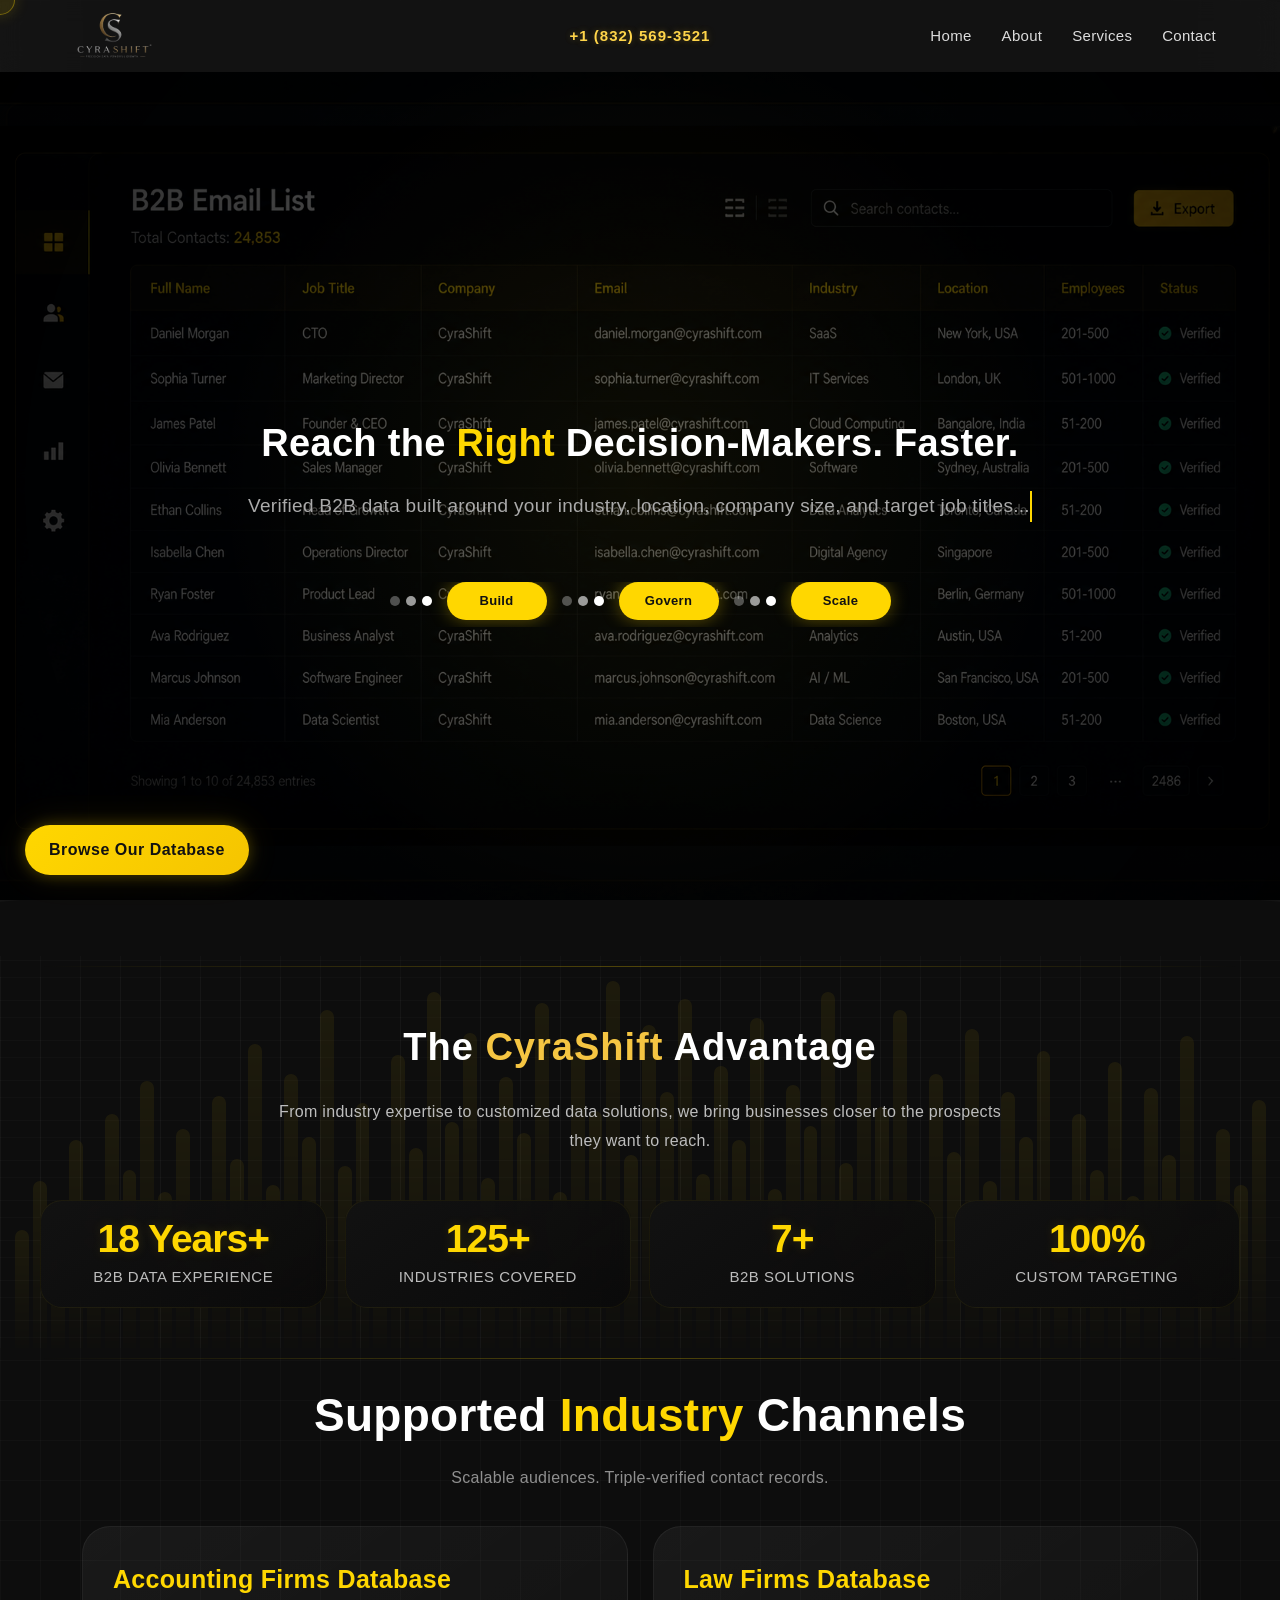
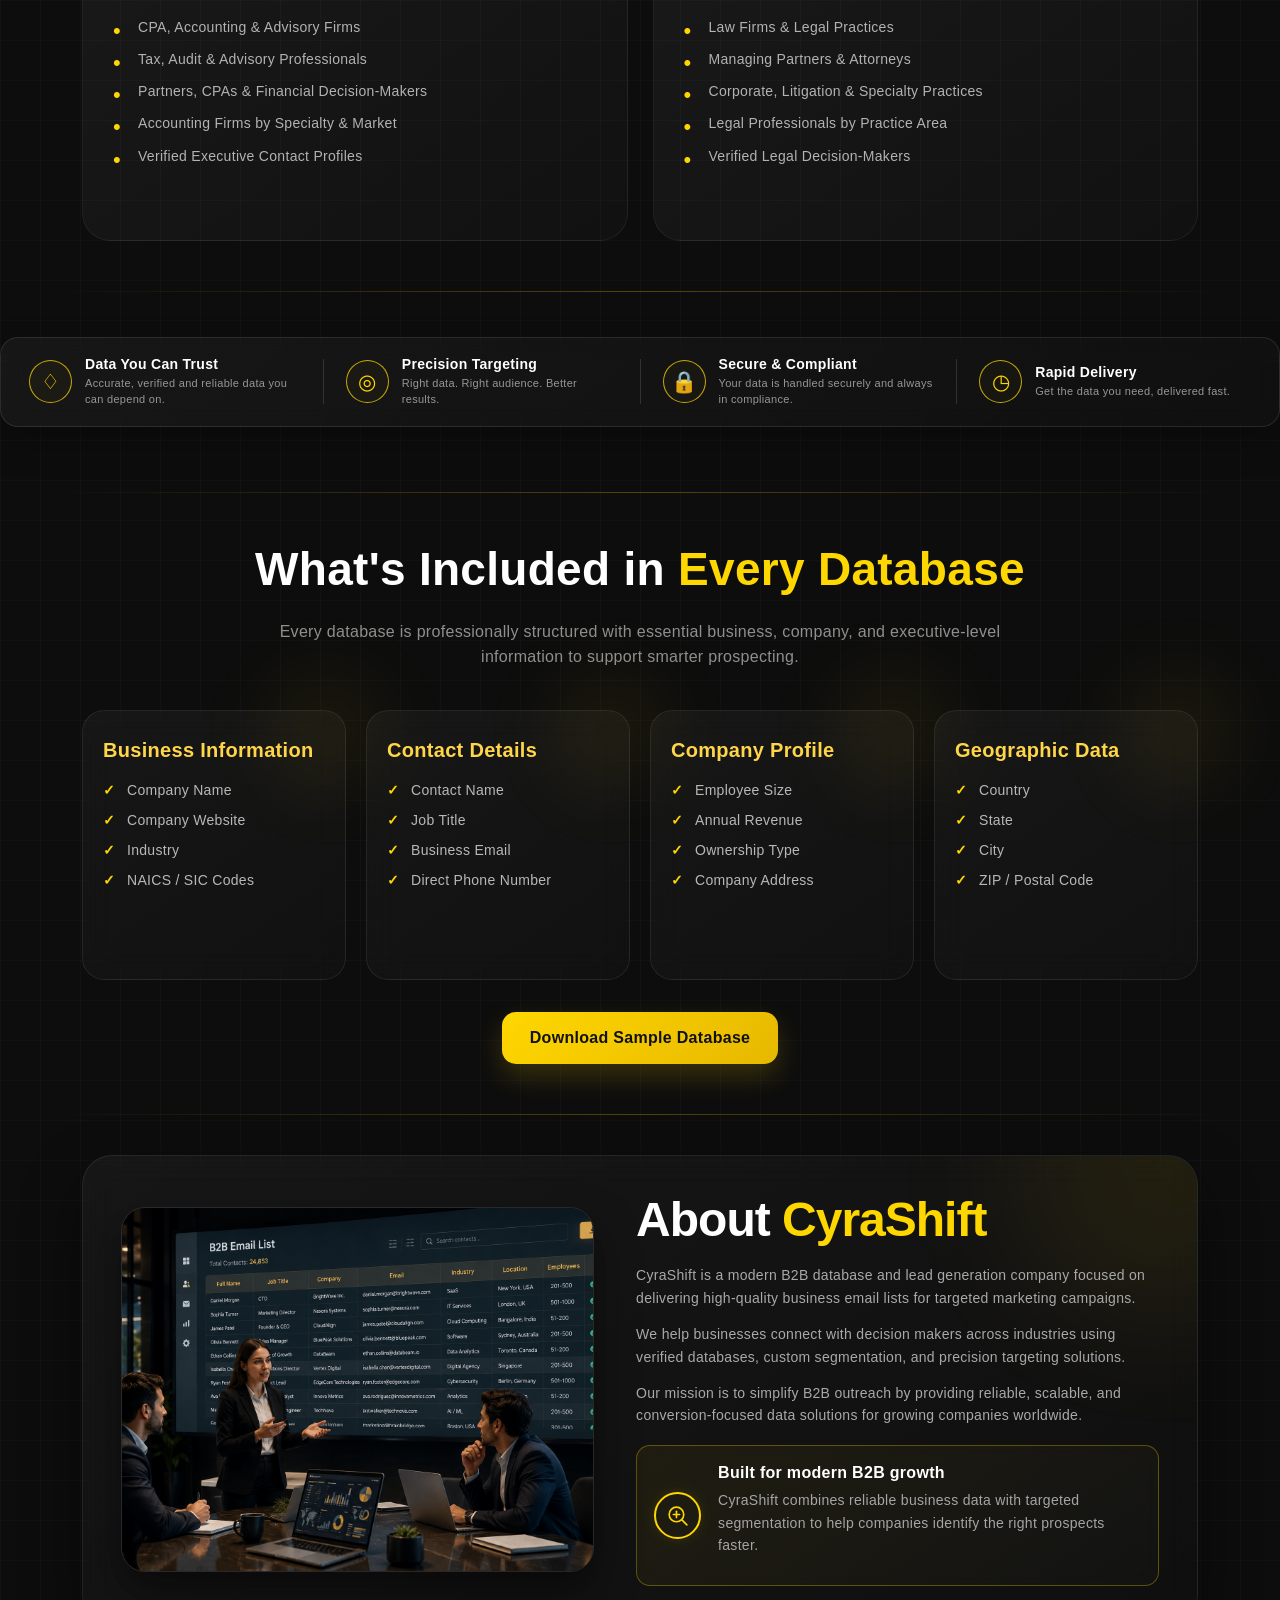
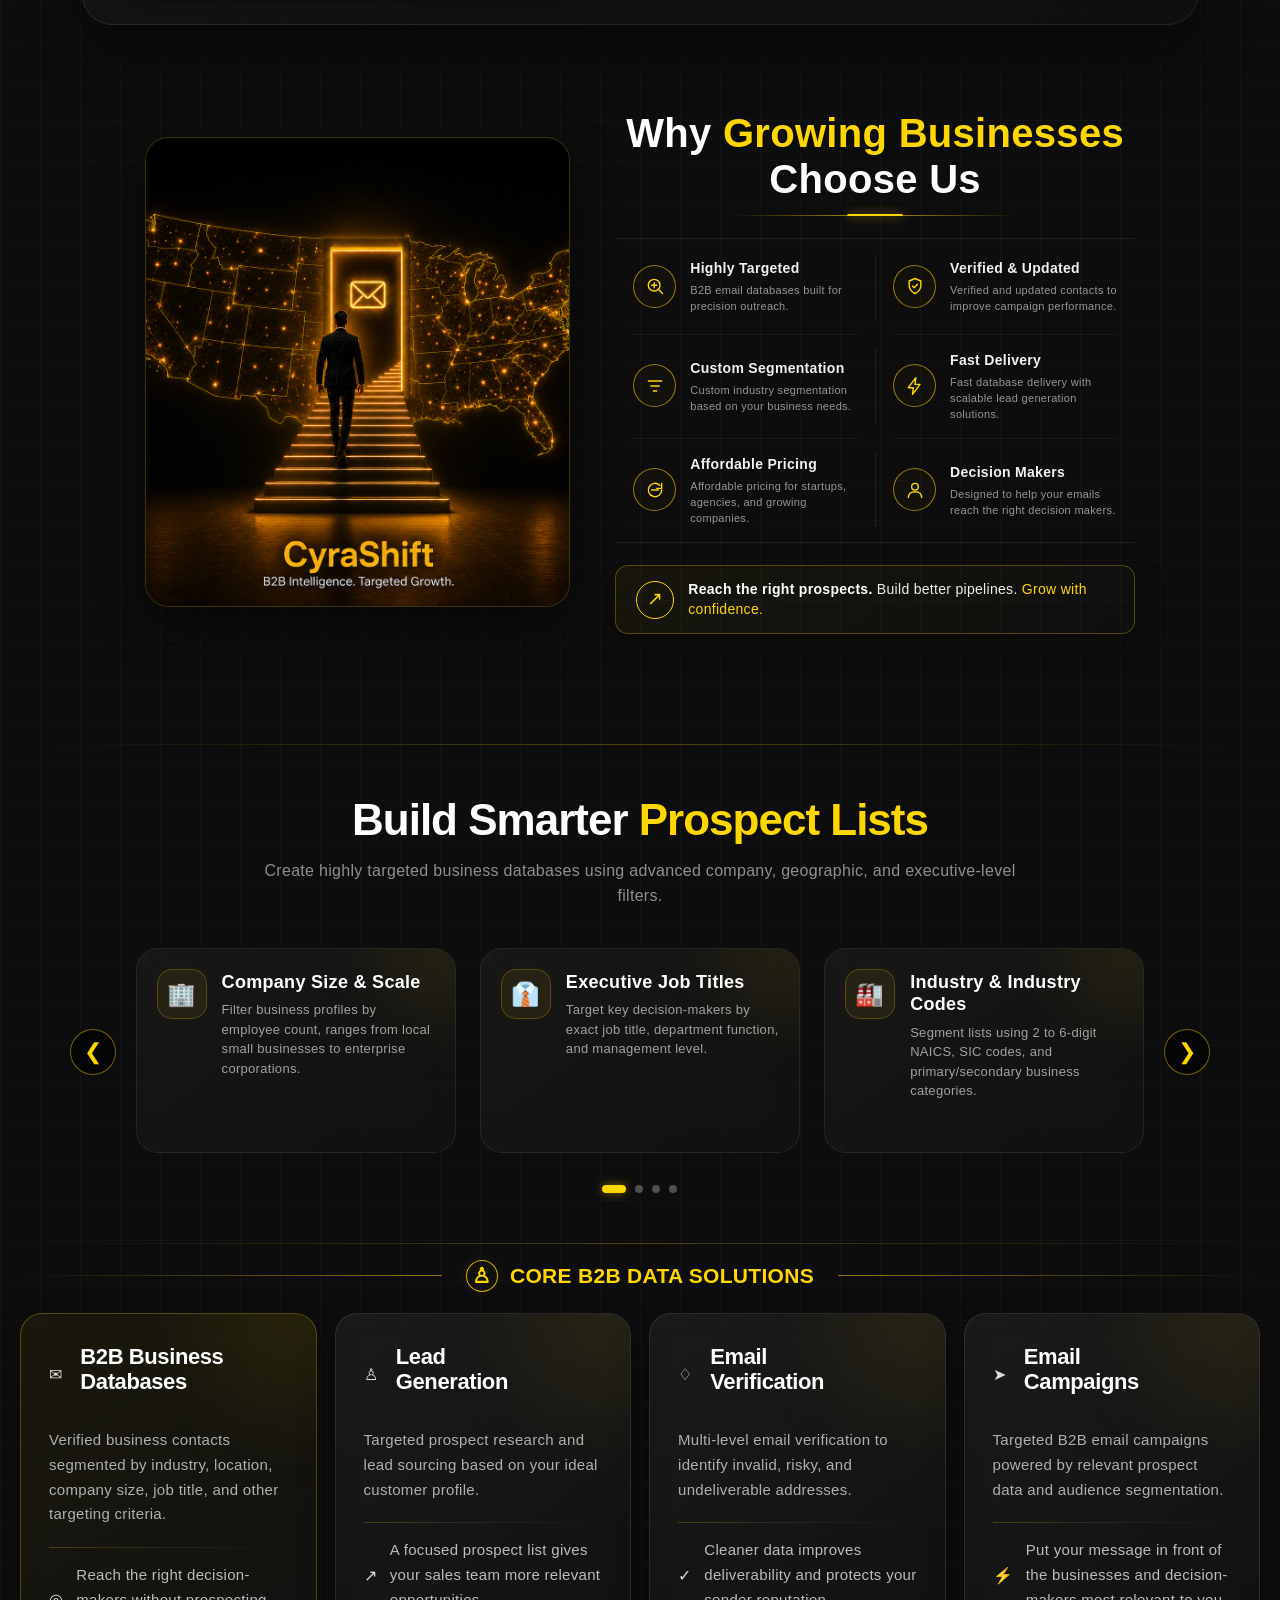
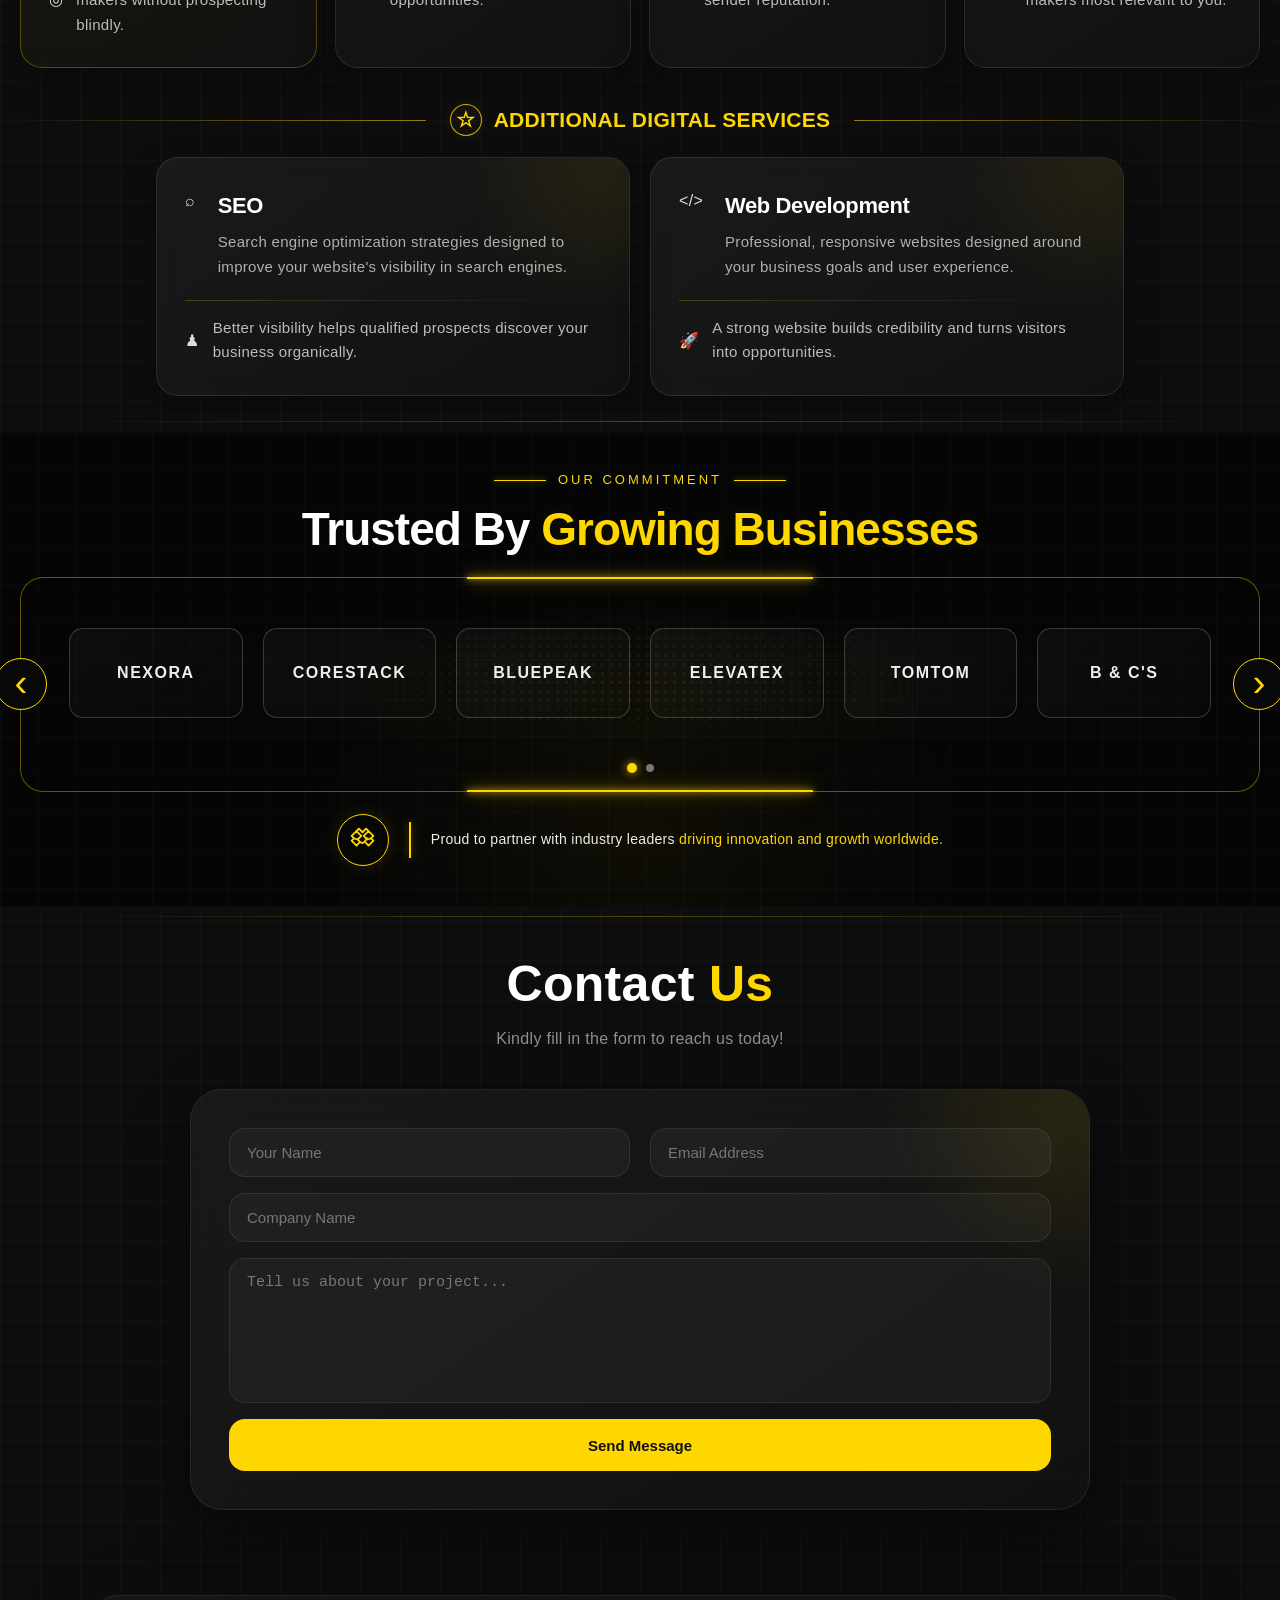
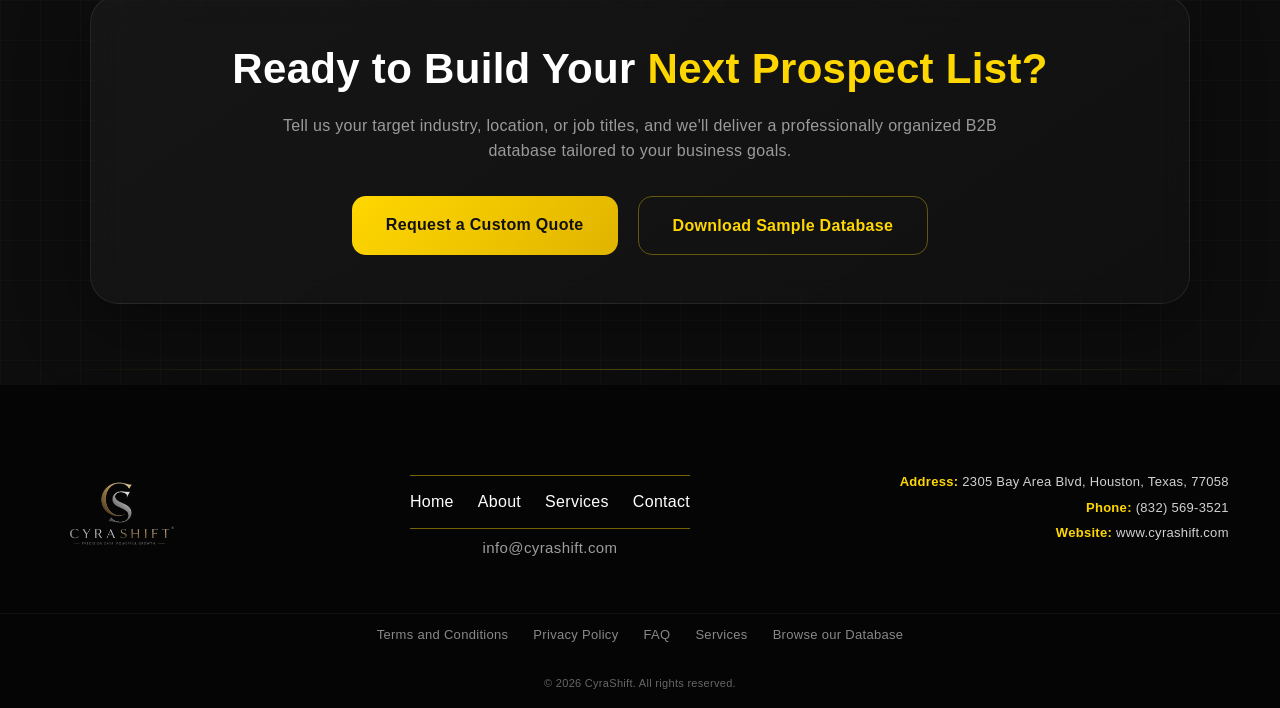
<file: index.html>
<!DOCTYPE html>
<html lang="en">
<head>
    <meta charset="utf-8"/>
    <meta content="width=device-width, initial-scale=1.0" name="viewport"/>

    <title>CyraShift</title>

    <link rel="icon" type="image/png" href="./favicon.png"/>
    <link href="./style.css" rel="stylesheet"/>
</head>
<body>

    <!-- Custom Cursor Overlay Element -->
    <div class="custom-cursor"></div>

    <header class="header">
        <div class="container">
            <div class="logo">
                <img alt="CyraShift Logo" src="logo.png"/>
            </div>
            <div class="header-phone">
                +1 (832) 569-3521
            </div>
            <nav class="nav">
                <a href="#">Home</a>
                <a href="#about">About</a>
                <a href="#services">Services</a>
                <a href="#contact">Contact</a>
            </nav>
        </div>
    </header>

    <section class="hero">
        <div class="hero-image-slider">
            <img alt="Dashboard View" class="hero-dashboard active-dashboard" src="dashboard.png"/>
            <img alt="Analytics View" class="hero-dashboard" src="dashboard1.png"/>
            <img alt="Database View" class="hero-dashboard" src="dashboard2.png"/>
            <img alt="Leads View" class="hero-dashboard" src="dashboard3.png"/>
            <img alt="Campaigns View" class="hero-dashboard" src="dashboard4.png"/>
            <img alt="Leads View" class="hero-dashboard" src="dashboard5.png"/>
        </div>
        <div class="hero-overlay"></div>
        <div class="hero-container">
            <div class="slider">
                <div class="slide active">
                    <h1>Reach the <span>Right</span> Decision-Makers. Faster.</h1>
                    <p>Verified B2B data built around your industry, location, company size, and target job titles...</p>
                </div>
                <div class="slide">
                    <h1>Clean <span>Data </span> Better Conversion Rates</h1>
                    <p>Reduce email bounces using continuously verified and regularly updated business contacts...</p>
                </div>
                <div class="slide">
                    <h1>One <span>Database</span> Endless Opportunities</h1>
                    <p>Access verified B2B databases across 500+ industries to reach qualified decision-makers...</p>
                </div>
                <div class="slide">
                    <h1>Find Your <span>Ideal</span> Audience Today</h1>
                    <p>Filter prospects by job role, location, company size, and business category...</p>
                </div>
                <div class="slide">
                    <h1>Confidence <span>Starts</span> With Better Data</h1>
                    <p>Every contact is validated for accuracy, reliability, deliverability, and business relevance...</p>
                </div>
                <div class="slide">
                    <h1>Turn <span>Data</span> Into Your Competitive Edge</h1>
                    <p>Transform accurate business data into more conversations, more opportunities, and more revenue...</p>
                </div>
            </div>


            
            <div class="steps-flow">
                <div class="steps-group">
                    <div class="step"></div>
                    <div class="step"></div>
                    <div class="step"></div>
                </div>
                <div class="step-end">Build</div>
                <div class="steps-group">
                    <div class="step"></div>
                    <div class="step"></div>
                    <div class="step"></div>
                </div>
                <div class="step-end">Govern</div>
                <div class="steps-group">
                    <div class="step"></div>
                    <div class="step"></div>
                    <div class="step"></div>
                </div>
                <div class="step-end">Scale</div>
            </div>
            <div class="hero-button-wrap">
                <a class="browse-db-btn" href="database.html">Browse Our Database</a>
            </div>
        </div>
    </section>
    
<!-- Empty Transition Between Sections -->
<div class="section-transition"></div>

    <div class="section-divider"></div>

<!-- Stats Section -->

<section class="stats-section">

    <!-- Section Title -->
    <div class="stats-heading">
        <h2>The <span>CyraShift</span> Advantage</h2>
         <p>From industry expertise to customized data solutions, we bring businesses closer to the prospects they want to reach.</p>
    </div>

<!-- Background Graph -->
<div class="graph-bg">

    <div class="bar" style="height:32%"></div>
    <div class="bar" style="height:45%"></div>
    <div class="bar" style="height:28%"></div>
    <div class="bar" style="height:56%"></div>
    <div class="bar" style="height:39%"></div>
    <div class="bar" style="height:63%"></div>
    <div class="bar" style="height:48%"></div>
    <div class="bar" style="height:72%"></div>
    <div class="bar" style="height:42%"></div>
    <div class="bar" style="height:59%"></div>

    <div class="bar" style="height:35%"></div>
    <div class="bar" style="height:68%"></div>
    <div class="bar" style="height:51%"></div>
    <div class="bar" style="height:82%"></div>
    <div class="bar" style="height:44%"></div>
    <div class="bar" style="height:74%"></div>
    <div class="bar" style="height:57%"></div>
    <div class="bar" style="height:91%"></div>
    <div class="bar" style="height:49%"></div>
    <div class="bar" style="height:66%"></div>

    <div class="bar" style="height:38%"></div>
    <div class="bar" style="height:79%"></div>
    <div class="bar" style="height:54%"></div>
    <div class="bar" style="height:96%"></div>
    <div class="bar" style="height:61%"></div>
    <div class="bar" style="height:85%"></div>
    <div class="bar" style="height:46%"></div>
    <div class="bar" style="height:73%"></div>
    <div class="bar" style="height:58%"></div>
    <div class="bar" style="height:93%"></div>

    <div class="bar" style="height:42%"></div>
    <div class="bar" style="height:81%"></div>
    <div class="bar" style="height:64%"></div>
    <div class="bar" style="height:99%"></div>
    <div class="bar" style="height:52%"></div>
    <div class="bar" style="height:87%"></div>
    <div class="bar" style="height:69%"></div>
    <div class="bar" style="height:94%"></div>
    <div class="bar" style="height:47%"></div>
    <div class="bar" style="height:76%"></div>

    <div class="bar" style="height:56%"></div>
    <div class="bar" style="height:89%"></div>
    <div class="bar" style="height:43%"></div>
    <div class="bar" style="height:71%"></div>
    <div class="bar" style="height:60%"></div>
    <div class="bar" style="height:96%"></div>
    <div class="bar" style="height:50%"></div>
    <div class="bar" style="height:83%"></div>
    <div class="bar" style="height:65%"></div>
    <div class="bar" style="height:91%"></div>

    <div class="bar" style="height:40%"></div>
    <div class="bar" style="height:74%"></div>
    <div class="bar" style="height:53%"></div>
    <div class="bar" style="height:86%"></div>
    <div class="bar" style="height:45%"></div>
    <div class="bar" style="height:69%"></div>
    <div class="bar" style="height:57%"></div>
    <div class="bar" style="height:80%"></div>
    <div class="bar" style="height:36%"></div>
    <div class="bar" style="height:63%"></div>

    <div class="bar" style="height:48%"></div>
    <div class="bar" style="height:77%"></div>
    <div class="bar" style="height:41%"></div>
    <div class="bar" style="height:70%"></div>
    <div class="bar" style="height:52%"></div>
    <div class="bar" style="height:84%"></div>
    <div class="bar" style="height:34%"></div>
    <div class="bar" style="height:59%"></div>
    <div class="bar" style="height:44%"></div>
    <div class="bar" style="height:67%"></div>

</div>

    <!-- Statistics -->
    <div class="stats-container">
        <div class="stat-card">
            <h2>18 Years+</h2>
            <p>B2B Data Experience</p>
        </div>

        <div class="stat-card">
            <h2>125+</h2>
            <p>Industries Covered</p>
        </div>

        <div class="stat-card">
            <h2>7+</h2>
            <p>B2B Solutions</p>
        </div>

        <div class="stat-card">
            <h2>100%</h2>
            <p>Custom Targeting</p>
        </div>
    </div>

</section>

    <div class="section-divider"></div>

    <section class="spotlight-section">
        <div class="spotlight-container">
            <div class="spotlight-header">
                <h2>Supported <span>Industry</span> Channels</h2>
                <p>Scalable audiences. Triple-verified contact records.</p>
            </div>
            <div class="spotlight-grid" id="dynamic-spotlight-container">
                <!-- Dynamic Content Here -->
            </div>
        </div>
    </section>

    <div class="section-divider"></div>


        <!-- Promise Section-->
   
    <div class="services-promise">
        <div class="promise-item">
            <div class="promise-icon">♢</div>
            <div>
                <h4>Data You Can Trust</h4>
                <p>Accurate, verified and reliable data you can depend on.</p>
            </div>
        </div>
        <div class="promise-divider"></div>
        <div class="promise-item">
            <div class="promise-icon">◎</div>
            <div>
                <h4>Precision Targeting</h4>
                <p>Right data. Right audience. Better results.</p>
            </div>
        </div>
        <div class="promise-divider"></div>
        <div class="promise-item">
            <div class="promise-icon">🔒</div>
            <div>
                <h4>Secure &amp; Compliant</h4>
                <p>Your data is handled securely and always in compliance.</p>
            </div>
        </div>
        <div class="promise-divider"></div>
        <div class="promise-item">
            <div class="promise-icon">◷</div>
            <div>
                <h4>Rapid Delivery</h4>
                <p>Get the data you need, delivered fast.</p>
            </div>
        </div>
    </div>

    <div class="section-divider"></div>

    <section class="database-section">
        <div class="database-container">
            <div class="database-title">
                <h2>What's Included in <span>Every Database</span></h2>
                <p>Every database is professionally structured with essential business, company, and executive-level information to support smarter prospecting.</p>
            </div>
            <div class="database-grid">
                <div class="database-card">
                    <h3>Business Information</h3>
                    <ul>
                        <li>Company Name</li>
                        <li>Company Website</li>
                        <li>Industry</li>
                        <li>NAICS / SIC Codes</li>
                    </ul>
                </div>
                <div class="database-card">
                    <h3>Contact Details</h3>
                    <ul>
                        <li>Contact Name</li>
                        <li>Job Title</li>
                        <li>Business Email</li>
                        <li>Direct Phone Number</li>
                    </ul>
                </div>
                <div class="database-card">
                    <h3>Company Profile</h3>
                    <ul>
                        <li>Employee Size</li>
                        <li>Annual Revenue</li>
                        <li>Ownership Type</li>
                        <li>Company Address</li>
                    </ul>
                </div>
                <div class="database-card">
                    <h3>Geographic Data</h3>
                    <ul>
                        <li>Country</li>
                        <li>State</li>
                        <li>City</li>
                        <li>ZIP / Postal Code</li>
                    </ul>
                </div>
            </div>
            <div class="database-download">
                <a class="download-sample-btn" download="" href="sample-business-database.xlsx">Download Sample Database</a>
            </div>
        </div>
    </section>

    <div class="section-divider"></div>

    <section class="about-section" id="about">
        <div class="about-container">
            <div class="about-card">
                <!-- LEFT IMAGE -->
                <div class="about-image">
                    <img alt="Office Working Environment" src="office.png"/>
                </div>
                <!-- RIGHT CONTENT -->
                <div class="about-content">
                    <h2>About <span>CyraShift</span></h2>
                    <p>CyraShift is a modern B2B database and lead generation company focused on delivering high-quality business email lists for targeted marketing campaigns.</p>
                    <p>We help businesses connect with decision makers across industries using verified databases, custom segmentation, and precision targeting solutions.</p>
                    <p>Our mission is to simplify B2B outreach by providing reliable, scalable, and conversion-focused data solutions for growing companies worldwide.</p>
                    <!-- FEATURE CALLOUT -->
                    <div class="about-highlight">
                        <div class="about-highlight-icon">
                            <svg viewbox="0 0 24 24">
                                <circle cx="11" cy="11" r="7"></circle>
                                <path d="M16 16l5 5"></path>
                                <path d="M11 8v6"></path>
                                <path d="M8 11h6"></path>
                            </svg>
                        </div>
                        <div>
                            <strong>Built for modern B2B growth</strong>
                            <p>CyraShift combines reliable business data with targeted segmentation to help companies identify the right prospects faster.</p>
                        </div>
                    </div>
                </div>
            </div>

            <!-- WHY CHOOSE US -->
            <section class="why-choose-section">
                <div class="why-choose-container">
                    <!-- LEFT: IMAGE -->
                    <div class="why-choose-image">
                        <img src="whychooseus.png" alt="CyraShift B2B data and business growth">
                    </div>
                    <!-- RIGHT: CONTENT -->
                    <div class="why-choose-content">
                        <h2>Why <span>Growing Businesses</span> Choose Us</h2>
                        <div class="why-title-divider"></div>
                        <div class="why-benefits">
                            <!-- 1. HIGHLY TARGETED -->
                            <div class="why-item">
                                <div class="why-icon">
                                    <svg viewBox="0 0 24 24">
                                        <circle cx="11" cy="11" r="7"></circle>
                                        <path d="M11 8v6"></path>
                                        <path d="M8 11h6"></path>
                                        <path d="M16 16l5 5"></path>
                                    </svg>
                                </div>
                                <div>
                                    <h4>Highly Targeted</h4>
                                    <p>B2B email databases built for precision outreach.</p>
                                </div>
                            </div>
                            <!-- 2. VERIFIED & UPDATED -->
                            <div class="why-item">
                                <div class="why-icon">
                                    <svg viewBox="0 0 24 24">
                                        <path d="M12 3l7 3v5c0 5-3 8-7 10-4-2-7-5-7-10V6l7-3z"></path>
                                        <path d="M9 12l2 2 4-4"></path>
                                    </svg>
                                </div>
                                <div>
                                    <h4>Verified &amp; Updated</h4>
                                    <p>Verified and updated contacts to improve campaign performance.</p>
                                </div>
                            </div>
                            <!-- 3. CUSTOM SEGMENTATION -->
                            <div class="why-item">
                                <div class="why-icon">
                                    <svg viewBox="0 0 24 24">
                                        <path d="M4 6h16"></path>
                                        <path d="M7 12h10"></path>
                                        <path d="M10 18h4"></path>
                                    </svg>
                                </div>
                                <div>
                                    <h4>Custom Segmentation</h4>
                                    <p>Custom industry segmentation based on your business needs.</p>
                                </div>
                            </div>
                            <!-- 4. FAST DELIVERY -->
                            <div class="why-item">
                                <div class="why-icon">
                                    <svg viewBox="0 0 24 24">
                                        <path d="M13 2L4 14h6l-1 8 9-12h-6l1-8z"></path>
                                    </svg>
                                </div>
                                <div>
                                    <h4>Fast Delivery</h4>
                                    <p>Fast database delivery with scalable lead generation solutions.</p>
                                </div>
                            </div>
                            <!-- 5. AFFORDABLE PRICING -->
                            <div class="why-item">
                                <div class="why-icon">
                                    <svg viewBox="0 0 24 24">
                                        <path d="M20 12a8 8 0 1 1-2.34-5.66"></path>
                                        <path d="M20 4v6h-6"></path>
                                        <path d="M8 12h8"></path>
                                    </svg>
                                </div>
                                <div>
                                    <h4>Affordable Pricing</h4>
                                    <p>Affordable pricing for startups, agencies, and growing companies.</p>
                                </div>
                            </div>
                            <!-- 6. DECISION MAKERS -->
                            <div class="why-item">
                                <div class="why-icon">
                                    <svg viewBox="0 0 24 24">
                                        <circle cx="12" cy="8" r="4"></circle>
                                        <path d="M4 21c0-4 3-7 8-7s8 3 8 7"></path>
                                    </svg>
                                </div>
                                <div>
                                    <h4>Decision Makers</h4>
                                    <p>Designed to help your emails reach the right decision makers.</p>
                                </div>
                            </div>
                        </div>
                        <!-- CLOSING MESSAGE -->
                        <div class="about-closing">
                            <div class="about-closing-icon">↗</div>
                            <p>
                                <strong>Reach the right prospects.</strong> Build better pipelines. <span>Grow with confidence.</span>
                            </p>
                        </div>
                    </div>
                </div>
            </section>
        </div>
    </section>

    <div class="section-divider"></div>

<section class="segment-section">
        <div class="segment-container">
            <div class="segment-header">
                <h2>Build Smarter <span>Prospect Lists</span></h2>
                <p>Create highly targeted business databases using advanced company, geographic, and executive-level filters.</p>
            </div>
            
            <div class="segment-carousel">
                <!-- 1. LEFT ARROW (ONLY ONE HERE) -->
                <button aria-label="Previous" class="segment-arrow segment-prev">❮</button>
                
                <!-- CAROUSEL VIEWPORT -->
                <div class="segment-viewport">
                    <div class="segment-track">
                        
                        <!-- SLIDE 1 -->
                        <div class="segment-slide">
                            <div class="segment-card">
                                <div class="segment-icon">🏢</div>
                                <div class="segment-body">
                                    <h3>Company Size & Scale</h3>
                                    <p>Filter business profiles by employee count, ranges from local small businesses to enterprise corporations.</p>
                                </div>
                            </div>
                            <div class="segment-card">
                                <div class="segment-icon">👔</div>
                                <div class="segment-body">
                                    <h3>Executive Job Titles</h3>
                                    <p>Target key decision-makers by exact job title, department function, and management level.</p>
                                </div>
                            </div>
                            <div class="segment-card">
                                <div class="segment-icon">🏭</div>
                                <div class="segment-body">
                                    <h3>Industry & Industry Codes</h3>
                                    <p>Segment lists using 2 to 6-digit NAICS, SIC codes, and primary/secondary business categories.</p>
                                </div>
                            </div>
                        </div>

                        <!-- SLIDE 2 -->
                        <div class="segment-slide">
                            <div class="segment-card">
                                <div class="segment-icon">📈</div>
                                <div class="segment-body">
                                    <h3>Annual Revenue Ranges</h3>
                                    <p>Filter companies by reported annual revenue brackets to target businesses within your ideal budget tier.</p>
                                </div>
                            </div>
                            <div class="segment-card">
                                <div class="segment-icon">📍</div>
                                <div class="segment-body">
                                    <h3>Geographic Location</h3>
                                    <p>Build nationwide or global email lists by country, state, city, metro area, or ZIP code.</p>
                                </div>
                            </div>
                            <div class="segment-card">
                                <div class="segment-icon">📞</div>
                                <div class="segment-body">
                                    <h3>Direct Phone & Mobile</h3>
                                    <p>Access direct desk dials and verified mobile contact numbers alongside corporate phone lines.</p>
                                </div>
                            </div>
                        </div>

                        <!-- SLIDE 3 -->
                        <div class="segment-slide">
                            <div class="segment-card">
                                <div class="segment-icon">✉️</div>
                                <div class="segment-body">
                                    <h3>Verified Business Email</h3>
                                    <p>Receive 100% human-verified work email addresses tested for low bounce rates and high deliverability.</p>
                                </div>
                            </div>
                            <div class="segment-card">
                                <div class="segment-icon">🌐</div>
                                <div class="segment-body">
                                    <h3>Web & Digital Assets</h3>
                                    <p>Every database record includes verified corporate website URLs, domain names, and business handles.</p>
                                </div>
                            </div>
                            <div class="segment-card">
                                <div class="segment-icon">🏛️</div>
                                <div class="segment-body">
                                    <h3>HQ & Branch Identification</h3>
                                    <p>Distinguish single-location headquarters from branch offices, subsidiaries, and regional units.</p>
                                </div>
                            </div>
                        </div>

                        <!-- SLIDE 4 -->
                        <div class="segment-slide">
                            <div class="segment-card">
                                <div class="segment-icon">📅</div>
                                <div class="segment-body">
                                    <h3>Years in Business</h3>
                                    <p>Filter business profiles by year established to target newly registered firms or legacy enterprises.</p>
                                </div>
                            </div>
                            <div class="segment-card">
                                <div class="segment-icon">🔒</div>
                                <div class="segment-body">
                                    <h3>GDPR & CCPA Compliant</h3>
                                    <p>Acquire clean, legally compliant B2B datasets structured for cold outreach in global markets.</p>
                                </div>
                            </div>
                            <div class="segment-card">
                                <div class="segment-icon">⚙️</div>
                                <div class="segment-body">
                                    <h3>Custom Data Selection</h3>
                                    <p>Combine multiple search parameters to build a fully customized B2B email and contact list.</p>
                                </div>
                            </div>
                        </div>

                    </div>
                </div>

                <!-- 2. RIGHT ARROW (ONLY ONE HERE) -->
                <button aria-label="Next" class="segment-arrow segment-next">❯</button>
            </div>

            <!-- 3. DOT NAVIGATION (ONLY ONE SET HERE) -->
            <div class="segment-dots">
                <button aria-label="Show slide 1" class="segment-dot active" data-slide="0"></button>
                <button aria-label="Show slide 2" class="segment-dot" data-slide="1"></button>
                <button aria-label="Show slide 3" class="segment-dot" data-slide="2"></button>
                <button aria-label="Show slide 4" class="segment-dot" data-slide="3"></button>
            </div>
        </div>
    </section>

    <div class="section-divider"></div>
  
    <section class="services-section" id="services">
        <!-- CORE B2B SERVICES -->
        <div class="services-category">
            <div class="category-heading">
                <span class="category-line"></span>
                <div class="category-title">
                    <div class="category-icon">♙</div>
                    <span>CORE B2B DATA SOLUTIONS</span>
                </div>
                <span class="category-line"></span>
            </div>
            <div class="core-services-grid">
                <!-- B2B BUSINESS DATABASES -->
                <div class="service-card primary-service">
                    <div class="service-card-top">
                        <div class="service-icon">✉</div>
                        <h3>B2B Business<br>Databases</h3>
                    </div>
                    <p class="service-description">Verified business contacts segmented by industry, location, company size, job title, and other targeting criteria.</p>
                    <div class="service-divider"></div>
                    <div class="service-benefit">
                        <div class="benefit-icon">◎</div>
                        <p>Reach the right decision-makers without prospecting blindly.</p>
                    </div>
                </div>
                <!-- LEAD GENERATION -->
                <div class="service-card">
                    <div class="service-card-top">
                        <div class="service-icon">♙</div>
                        <h3>Lead<br>Generation</h3>
                    </div>
                    <p class="service-description">Targeted prospect research and lead sourcing based on your ideal customer profile.</p>
                    <div class="service-divider"></div>
                    <div class="service-benefit">
                        <div class="benefit-icon">↗</div>
                        <p>A focused prospect list gives your sales team more relevant opportunities.</p>
                    </div>
                </div>
                <!-- EMAIL VERIFICATION -->
                <div class="service-card">
                    <div class="service-card-top">
                        <div class="service-icon">♢</div>
                        <h3>Email<br>Verification</h3>
                    </div>
                    <p class="service-description">Multi-level email verification to identify invalid, risky, and undeliverable addresses.</p>
                    <div class="service-divider"></div>
                    <div class="service-benefit">
                        <div class="benefit-icon">✓</div>
                        <p>Cleaner data improves deliverability and protects your sender reputation.</p>
                    </div>
                </div>
                <!-- EMAIL CAMPAIGNS -->
                <div class="service-card">
                    <div class="service-card-top">
                        <div class="service-icon">➤</div>
                        <h3>Email<br>Campaigns</h3>
                    </div>
                    <p class="service-description">Targeted B2B email campaigns powered by relevant prospect data and audience segmentation.</p>
                    <div class="service-divider"></div>
                    <div class="service-benefit">
                        <div class="benefit-icon">⚡</div>
                        <p>Put your message in front of the businesses and decision-makers most relevant to you.</p>
                    </div>
                </div>
            </div>
        </div>

        <!-- ADDITIONAL DIGITAL SERVICES -->
        <div class="services-category additional-services">
            <div class="category-heading">
                <span class="category-line"></span>
                <div class="category-title">
                    <div class="category-icon">☆</div>
                    <span>ADDITIONAL DIGITAL SERVICES</span>
                </div>
                <span class="category-line"></span>
            </div>
            <div class="additional-services-grid">
                <!-- SEO -->
                <div class="service-card wide-service">
                    <div class="wide-service-main">
                        <div class="service-icon">⌕</div>
                        <div class="wide-service-content">
                            <h3>SEO</h3>
                            <p class="service-description">Search engine optimization strategies designed to improve your website's visibility in search engines.</p>
                        </div>
                    </div>
                    <div class="service-divider"></div>
                    <div class="service-benefit">
                        <div class="benefit-icon">♟</div>
                        <p>Better visibility helps qualified prospects discover your business organically.</p>
                    </div>
                </div>
                <!-- WEB DEVELOPMENT -->
                <div class="service-card wide-service">
                    <div class="wide-service-main">
                        <div class="service-icon">&lt;/&gt;</div>
                        <div class="wide-service-content">
                            <h3>Web Development</h3>
                            <p class="service-description">Professional, responsive websites designed around your business goals and user experience.</p>
                        </div>
                    </div>
                    <div class="service-divider"></div>
                    <div class="service-benefit">
                        <div class="benefit-icon">🚀</div>
                        <p>A strong website builds credibility and turns visitors into opportunities.</p>
                    </div>
                </div>
            </div>
        </div>
    </section>

    <div class="section-divider"></div>


    <section class="trust-section">
        <div class="trust-container">
            <div class="trust-eyebrow">
                <span class="eyebrow-line"></span>
                <span>OUR COMMITMENT</span>
                <span class="eyebrow-line"></span>
            </div>
            <h2 class="trust-title">Trusted By <span>Growing Businesses</span></h2>
        </div>
        <div class="trust-showcase">
            <div class="showcase-glow showcase-glow-top"></div>
            <div class="trust-world-dots"></div>
            <button aria-label="Previous companies" class="trust-arrow trust-prev" type="button">
                <span>‹</span>
            </button>
            <div class="trust-logo-window">
                <div class="trust-logo-track">
                    <!-- PAGE 1 -->
                    <div class="trust-logo-page">
                        <div class="trust-logo">NEXORA</div>
                        <div class="trust-logo">CORESTACK</div>
                        <div class="trust-logo">BLUEPEAK</div>
                        <div class="trust-logo">ELEVATEX</div>
                        <div class="trust-logo">TOMTOM</div>
                        <div class="trust-logo">B &amp; C'S</div>
                    </div>
                    <!-- PAGE 2 -->
                    <div class="trust-logo-page">
                        <div class="trust-logo">LIGHTHOUSE</div>
                        <div class="trust-logo">BLUETIME</div>
                        <div class="trust-logo">RETROFIX</div>
                        <div class="trust-logo">CYRASHIFT</div>
                        <div class="trust-logo">NEXORA</div>
                        <div class="trust-logo">CORESTACK</div>
                    </div>
                </div>
            </div>
            <button aria-label="Next companies" class="trust-arrow trust-next" type="button">
                <span>›</span>
            </button>
            <div class="trust-dots">
                <button aria-label="Show companies page 1" class="trust-dot active" type="button"></button>
                <button aria-label="Show companies page 2" class="trust-dot" type="button"></button>
            </div>
            <div class="showcase-glow showcase-glow-bottom"></div>
        </div>
        <div class="trust-message">
            <div class="trust-message-icon">
                <svg aria-hidden="true" viewbox="0 0 24 24">
                    <path d="M8 12L10 14C11 15 12.5 15 13.5 14L16 11"></path>
                    <path d="M3 9L7 5L11 9L8 12L5 11L3 9Z"></path>
                    <path d="M21 9L17 5L13 9L16 12L19 11L21 9Z"></path>
                    <path d="M7 5L9 3L12 6L15 3L17 5"></path>
                    <path d="M5 11L3 13L7 17L10 14"></path>
                    <path d="M19 11L21 13L17 17L14 14"></path>
                </svg>
            </div>
            <div class="trust-message-divider"></div>
            <p>Proud to partner with industry leaders <span>driving innovation and growth worldwide.</span></p>
        </div>
    </section>

    <div class="section-divider"></div>

    <section class="contact-section" id="contact">
        <div class="contact-wrapper">
            <h2>Contact <span>Us</span></h2>
            <p class="contact-subtext">Kindly fill in the form to reach us today!</p>
            <div class="contact-card">
                <form action="https://formsubmit.co/cyrashift@gmail.com" class="contact-form" id="mainContactForm" method="POST">
                    <input name="_captcha" type="hidden" value="false"/>
                    <input name="_template" type="hidden" value="table"/>
                    <div class="input-row">
                        <input name="name" placeholder="Your Name" required="" type="text"/>
                        <input id="userEmail" name="email" placeholder="Email Address" required="" type="email"/>
                    </div>
                    <input name="company" placeholder="Company Name" type="text"/>
                    <textarea name="message" placeholder="Tell us about your project..." required=""></textarea>
                    <button id="submitBtn" type="submit">Send Message</button>
                </form>
                <div class="popup-overlay" id="formPopup" style="display: none;">
                    <div class="popup-card">
                        <h3 id="popupTitle">Success!</h3>
                        <p id="popupMessage">Email sent successfully.</p>
                        <button id="popupCloseBtn">OK</button>
                    </div>
                </div>
            </div>
        </div>
    </section>


<section class="final-cta">
    <div class="final-cta-container">

        <h2>Ready to Build Your <span>Next Prospect List?</span></h2>

        <p>
            Tell us your target industry, location, or job titles, and we'll deliver a professionally organized B2B database tailored to your business goals.
        </p>

        <div class="final-cta-buttons">

            <!-- Request a Custom Quote - Opens Gmail -->
            <a class="quote-btn"
               href="https://mail.google.com/mail/?view=cm&fs=1&to=cyrashift@gmail.com&su=Request%20for%20Custom%20Quote&body=Hello%20CyraShift,%0A%0AI%20am%20interested%20in%20purchasing%20a%20custom%20B2B%20database.%0A%0AIndustry:%0ATarget%20Location:%0AJob%20Titles:%0AAdditional%20Requirements:%0A%0AThank%20you."
               target="_blank"
               rel="noopener noreferrer">
                Request a Custom Quote
            </a>

            <!-- Download Sample Database -->
            <a class="sample-btn"
               href="sample-business-database.xlsx"
               download>
                Download Sample Database
            </a>

        </div>

    </div>
</section>

    <div class="section-divider"></div>


    <footer class="footer">
        <div class="footer-container">
            <div class="footer-brand">
                <img alt="CyraShift Logo" class="footer-logo" src="logo.png"/>
            </div>
            <div class="footer-center">
                <div class="footer-links">
                    <a href="#">Home</a>
                    <a href="#about">About</a>
                    <a href="#services">Services</a>
                    <a href="#contact">Contact</a>
                </div>
                <div class="footer-email">info@cyrashift.com</div>
            </div>
            <div class="footer-contact">
                <p><span>Address:</span> 2305 Bay Area Blvd, Houston, Texas, 77058</p>
                <p><span>Phone:</span> (832) 569-3521</p>
                <p><span>Website:</span> www.cyrashift.com</p>
            </div>
        </div>
        <div class="footer-legal-links">
            <a href="cyrashifttermsandcondition.pdf" rel="noopener noreferrer" target="_blank">Terms and Conditions</a>
            <a href="cyrashiftprivacypolicy.pdf" rel="noopener noreferrer" target="_blank">Privacy Policy</a>
            <a href="cyrashift-faq.pdf" rel="noopener noreferrer" target="_blank">FAQ</a>
            <a href="#services">Services</a>
            <a href="database.html" target="_blank" rel="noopener noreferrer">Browse our Database</a>
        </div>
        <!-- AUTOMATED DYNAMIC COPYRIGHT YEAR -->
        <div class="footer-bottom">© <span id="current-year"></span> CyraShift. All rights reserved.</div>
    </footer>

    <!-- Back to Top Button Hooked up for script visibility, U can use below scroll to button if you need plain -->
    <!-- <button id="scrollTopBtn" title="Go to top" style="position:fixed; bottom:20px; right:20px; display:none; z-index:99;">↑</button>-->

    <!-- Back to Top Button Hooked up for script visibility -->
    <button class="style-capsule" id="scrollTopBtn" aria-label="Scroll to top">
    <span>TOP</span>
    <svg width="14" height="14" viewBox="0 0 24 24" fill="none" stroke="currentColor" stroke-width="3" stroke-linecap="round" stroke-linejoin="round">
    <polyline points="18 15 12 9 6 15"></polyline>
    </svg>
    </button>

    <!-- TITLE ROTATION SCRIPT -->
    <script>
        const titles = [
            "CyraShift | B2B Data Solutions",
            "Architects Email List | CyraShift",
            "US B2B Email Database | CyraShift",
            "Targeted B2B Leads | CyraShift",
            "Tailored Email Lists | CyraShift"
        ];
        let titleIndex = 0;

        setInterval(() => {
            titleIndex = (titleIndex + 1) % titles.length;
            document.title = titles[titleIndex];
        }, 4500);
    </script>

    <!-- DYNAMIC COPYRIGHT SCRIPT -->
    <script>
        document.getElementById('current-year').textContent = new Date().getFullYear();
    </script>

    <!-- HERO CAROUSEL SCRIPT -->
    <script>
        const slides = document.querySelectorAll(".slide");
        const dashboards = document.querySelectorAll(".hero-dashboard");
        let currentSlide = 0;

        function nextSlide() {
            let oldSlide = currentSlide;
            currentSlide = (currentSlide + 1) % slides.length;

            slides[oldSlide].classList.remove("active");
            if (dashboards[oldSlide]) {
                dashboards[oldSlide].classList.remove("active-dashboard");
            }

            setTimeout(() => {
                slides[currentSlide].classList.add("active");
                setTimeout(() => {
                    if (dashboards[currentSlide]) {
                        dashboards[currentSlide].classList.add("active-dashboard");
                    } else {
                        dashboards[0].classList.add("active-dashboard");
                    }
                }, 2200);
            }, 500);
        }
        setInterval(nextSlide, 9000);
    </script>

    <!-- SCROLL REVEAL & FORM SUBMISSION SCRIPT -->
    <script>
        const scrollBtn = document.getElementById("scrollTopBtn");
        const reveals = document.querySelectorAll(".about-section, .services-section, .contact-section, .service-card");
        let ticking = false;

        window.addEventListener("scroll", () => {
            if (!ticking) {
                window.requestAnimationFrame(() => {
                    const scrollY = window.scrollY;
                    const windowHeight = window.innerHeight;

                    if (scrollBtn) {
                        if (scrollY > 300) {
                            scrollBtn.classList.add("visible");
                        } else {
                            scrollBtn.classList.remove("visible");
                        }
                    }

                    reveals.forEach((el) => {
                        const revealTop = el.getBoundingClientRect().top;
                        if (revealTop < windowHeight - 80) {
                            el.classList.add("active-reveal");
                        }
                    });
                    ticking = false;
                });
                ticking = true;
            }
        });

        if (scrollBtn) {
            scrollBtn.addEventListener("click", () => {
                window.scrollTo({ top: 0, behavior: "smooth" });
            });
        }

        const contactForm = document.getElementById("mainContactForm");
        const emailInput = document.getElementById("userEmail");
        const popup = document.getElementById("formPopup");
        const popupTitle = document.getElementById("popupTitle");
        const popupMessage = document.getElementById("popupMessage");
        const popupCloseBtn = document.getElementById("popupCloseBtn");
        const emailRegex = /^[a-zA-Z0-9._%+-]+@[a-zA-Z0-9.-]+\.[a-zA-Z]{2,}$/;

        if(contactForm) {
            contactForm.addEventListener("submit", (e) => {
                e.preventDefault();

                if (!emailRegex.test(emailInput.value)) {
                    showPopup("Error", "Please enter a valid email address (e.g., name@gmail.com).", false);
                    return;
                }

                const formData = new FormData(contactForm);
                const submitBtn = document.getElementById("submitBtn");
                submitBtn.textContent = "Sending...";
                submitBtn.disabled = true;

                fetch(contactForm.action, {
                    method: "POST",
                    body: formData,
                    headers: { 'Accept': 'json' }
                })
                .then(response => {
                    if (response.ok) {
                        showPopup("Success!", "Email sent successfully. We will get back to you soon.", true);
                        contactForm.reset();
                    } else {
                        showPopup("Failed", "Email sending failed. Please try again later.", false);
                    }
                })
                .catch(error => {
                    showPopup("Failed", "Network error. Please check your connection and try again.", false);
                })
                .finally(() => {
                    submitBtn.textContent = "Send Message";
                    submitBtn.disabled = false;
                });
            });
        }

        function showPopup(title, message, isSuccess) {
            if (!popup) return;
            popupTitle.textContent = title;
            popupTitle.style.color = isSuccess ? "#ffd700" : "#ff4d4d";
            popupMessage.textContent = message;
            popup.style.display = "flex";
        }

        if (popupCloseBtn) {
            popupCloseBtn.addEventListener("click", () => {
                popup.style.display = "none";
            });
        }
    </script>

    <!-- CUSTOM CURSOR SCRIPT -->
    <script>
        const cursor = document.querySelector(".custom-cursor");
        document.addEventListener("mousemove", (e) => {
            if (!cursor) return;
            cursor.style.left = e.clientX + "px";
            cursor.style.top = e.clientY + "px";
        });

        const hoverItems = document.querySelectorAll("a, button");
        hoverItems.forEach((item) => {
            item.addEventListener("mouseenter", () => {
                if (!cursor) return;
                cursor.style.width = "55px";
                cursor.style.height = "55px";
                cursor.style.background = "rgba(255,215,0,0.18)";
            });
            item.addEventListener("mouseleave", () => {
                if (!cursor) return;
                cursor.style.width = "30px";
                cursor.style.height = "30px";
                cursor.style.background = "rgba(255,215,0,0.12)";
            });
        });
    </script>

    <!-- SPOTLIGHT RANDOM BUILDER SCRIPT -->
    <script>
    document.addEventListener("DOMContentLoaded", function() {
        const datasetPool = [
            {
                title: "Construction Companies Database",
                bullets: [
                    "2.5M+ Construction Businesses",
                    "General Contractors & Specialty Trades",
                    "Owners, Estimators & Project Managers",
                    "Commercial & Residential Contractors",
                    "NAICS, SIC & Trade Classification"
                ]
            },
            {
                title: "Business Intelligence Database",
                bullets: [
                    "100M+ Verified Business Profiles",
                    "500+ Industry Market Segments",
                    "C-Level & Executive Decision-Makers",
                    "40+ Precision Search Filters",
                    "Continuously Refreshed Records"
                ]
            },
            {
                title: "Physicians Database",
                bullets: [
                    "Licensed Physicians Nationwide",
                    "120+ Medical Specialties",
                    "Hospitals, Clinics & Private Practices",
                    "Physicians, Specialists & Practice Owners",
                    "Clinical Decision-Maker Profiles"
                ]
            },
            {
                title: "Architecture Firms Database",
                bullets: [
                    "Licensed Architecture Practices",
                    "Principal Architects & Firm Partners",
                    "Commercial, Residential & Design Firms",
                    "Architecture Specialty & Firm Intelligence",
                    "Executive Contact Profiles"
                ]
            },
            {
                title: "Real Estate Professionals Database",
                bullets: [
                    "Licensed Realtors & Brokerages",
                    "Residential & Commercial Professionals",
                    "Top-Producing Agents & Brokers",
                    "Agents Segmented by State & Market",
                    "Verified Professional Contact Profiles"
                ]
            },
            {
                title: "Property Management Database",
                bullets: [
                    "Residential & Commercial Property Managers",
                    "Apartment & Multifamily Operators",
                    "Facility & Property Operations Leaders",
                    "Property Portfolio Intelligence",
                    "Owners, Executives & Decision-Makers"
                ]
            },
            {
                title: "Commercial Real Estate Database",
                bullets: [
                    "Commercial Developers & Investment Groups",
                    "Commercial Brokerage Networks",
                    "Property Owners & Asset Managers",
                    "Commercial Property Intelligence",
                    "C-Level & Investment Decision-Makers"
                ]
            },
            {
                title: "Education Institutions Database",
                bullets: [
                    "K-12 Schools & Higher Education",
                    "School Districts & Education Networks",
                    "Superintendents & District Leadership",
                    "Principals & Institutional Decision-Makers",
                    "Education Market Intelligence"
                ]
            },
            {
                title: "Restaurant Industry Database",
                bullets: [
                    "Restaurants & Hospitality Businesses",
                    "Franchise & Multi-Unit Operators",
                    "Restaurant Owners & General Managers",
                    "Foodservice & Purchasing Decision-Makers",
                    "Regional Restaurant Market Coverage"
                ]
            },
            {
                title: "Technology Companies Database",
                bullets: [
                    "SaaS, Software & Technology Companies",
                    "Startups to Enterprise Organizations",
                    "CIO, CTO & VP Engineering Contacts",
                    "Technology & Business Decision-Makers",
                    "Technographic & Company Intelligence"
                ]
            },
            {
                title: "HR & Talent Leaders Database",
                bullets: [
                    "CHROs & Human Resources Executives",
                    "Talent Acquisition Leaders",
                    "People Operations & HR Directors",
                    "Corporate Workforce Decision-Makers",
                    "Verified Professional Contact Profiles"
                ]
            },
            {
                title: "Law Firms Database",
                bullets: [
                    "Law Firms & Legal Practices",
                    "Managing Partners & Attorneys",
                    "Corporate, Litigation & Specialty Practices",
                    "Legal Professionals by Practice Area",
                    "Verified Legal Decision-Makers"
                ]
            },
            {
                title: "Accounting Firms Database",
                bullets: [
                    "CPA, Accounting & Advisory Firms",
                    "Tax, Audit & Advisory Professionals",
                    "Partners, CPAs & Financial Decision-Makers",
                    "Accounting Firms by Specialty & Market",
                    "Verified Executive Contact Profiles"
                ]
            },
            {
                title: "Manufacturing Companies Database",
                bullets: [
                    "Industrial & Manufacturing Companies",
                    "Plant Managers & Operations Leaders",
                    "Supply Chain & Procurement Executives",
                    "Manufacturers by Industry & Classification",
                    "NAICS, SIC & Firmographic Intelligence"
                ]
            },
            {
                title: "Data Enrichment Services",
                bullets: [
                    "CRM & Business Data Enhancement",
                    "Missing Contact & Company Information",
                    "Email & Contact Verification",
                    "Business Profile Enrichment",
                    "Enterprise Data Quality Improvement"
                ]
            }
        ];

        const container = document.getElementById('dynamic-spotlight-container');

        function updateCards() {
            if (!container) return;

            const shuffled = [...datasetPool].sort(() => 0.5 - Math.random());
            const selectedData = shuffled.slice(0, 2);

            container.innerHTML = '';

            selectedData.forEach(item => {
                const limitedBullets = item.bullets.slice(0, 5);
                let bulletsMarkup = limitedBullets.map(b => `<li>${b}</li>`).join('');
              
                container.innerHTML += `
                    <div class="spotlight-card">
                        <h3>${item.title}</h3>
                        <ul>${bulletsMarkup}</ul>
                    </div>
                `;
            });
        }

        updateCards();
        setInterval(updateCards, 8000);
    });
    </script>

    <!-- PREMIUM TRUST CAROUSEL SCRIPT -->
    <script>
    document.addEventListener("DOMContentLoaded", function(){
        const track = document.querySelector(".trust-logo-track");
        const prev = document.querySelector(".trust-prev");
        const next = document.querySelector(".trust-next");
        const dots = document.querySelectorAll(".trust-dot");

        if(!track || !prev || !next || !dots.length) return;

        let currentPage = 0;
        const totalPages = dots.length;

        function updateTrustCarousel(){
            track.style.transform = `translateX(-${currentPage * 100}%)`;
            dots.forEach((dot, index) => {
                dot.classList.toggle("active", index === currentPage);
            });
        }

        next.addEventListener("click", function(){
            currentPage++;
            if(currentPage >= totalPages){
                currentPage = 0;
            }
            updateTrustCarousel();
        });

        prev.addEventListener("click", function(){
            currentPage--;
            if(currentPage < 0){
                currentPage = totalPages - 1;
            }
            updateTrustCarousel();
        });

        dots.forEach((dot, index) => {
            dot.addEventListener("click", function(){
                currentPage = index;
                updateTrustCarousel();
            });
        });

        let autoRotate = setInterval(function(){
            currentPage++;
            if(currentPage >= totalPages){
                currentPage = 0;
            }
            updateTrustCarousel();
        }, 5000);

        [prev, next, ...dots].forEach(element => {
            element.addEventListener("mouseenter", function(){
                clearInterval(autoRotate);
            });
            element.addEventListener("mouseleave", function(){
                autoRotate = setInterval(function(){
                    currentPage++;
                    if(currentPage >= totalPages){
                        currentPage = 0;
                    }
                    updateTrustCarousel();
                }, 5000);
            });
        });
    });
    </script>

    <!-- DATA SEGMENTATION CAROUSEL SCRIPT -->
    <script>
    document.addEventListener("DOMContentLoaded", function () {
        const track = document.querySelector(".segment-track");
        const slides = document.querySelectorAll(".segment-slide");
        const nextBtn = document.querySelector(".segment-next");
        const prevBtn = document.querySelector(".segment-prev");
        const dots = document.querySelectorAll(".segment-dot");
        const carousel = document.querySelector(".segment-carousel");

        if (!track || slides.length === 0) return;

        let currentSlide = 0;
        let autoPlay;

        function goToSlide(index) {
            if (index >= slides.length) {
                currentSlide = 0;
            } else if (index < 0) {
                currentSlide = slides.length - 1;
            } else {
                currentSlide = index;
            }

            track.style.transform = `translateX(-${currentSlide * 100}%)`;

            dots.forEach((dot, i) => {
                dot.classList.toggle("active", i === currentSlide);
            });
        }

        function nextSlide() {
            goToSlide(currentSlide + 1);
        }

        function previousSlide() {
            goToSlide(currentSlide - 1);
        }

        if (nextBtn) {
            nextBtn.addEventListener("click", function () {
                nextSlide();
                restartAutoPlay();
            });
        }

        if (prevBtn) {
            prevBtn.addEventListener("click", function () {
                previousSlide();
                restartAutoPlay();
            });
        }

        dots.forEach((dot, index) => {
            dot.addEventListener("click", function () {
                goToSlide(index);
                restartAutoPlay();
            });
        });

        function startAutoPlay() {
            autoPlay = setInterval(function () {
                nextSlide();
            }, 5000);
        }

        function restartAutoPlay() {
            clearInterval(autoPlay);
            startAutoPlay();
        }

        if (carousel) {
            carousel.addEventListener("mouseenter", function () {
                clearInterval(autoPlay);
            });
            carousel.addEventListener("mouseleave", function () {
                startAutoPlay();
            });
        }

        goToSlide(0);
        startAutoPlay();
    });
    </script>
            
</body>
</html>
</file>
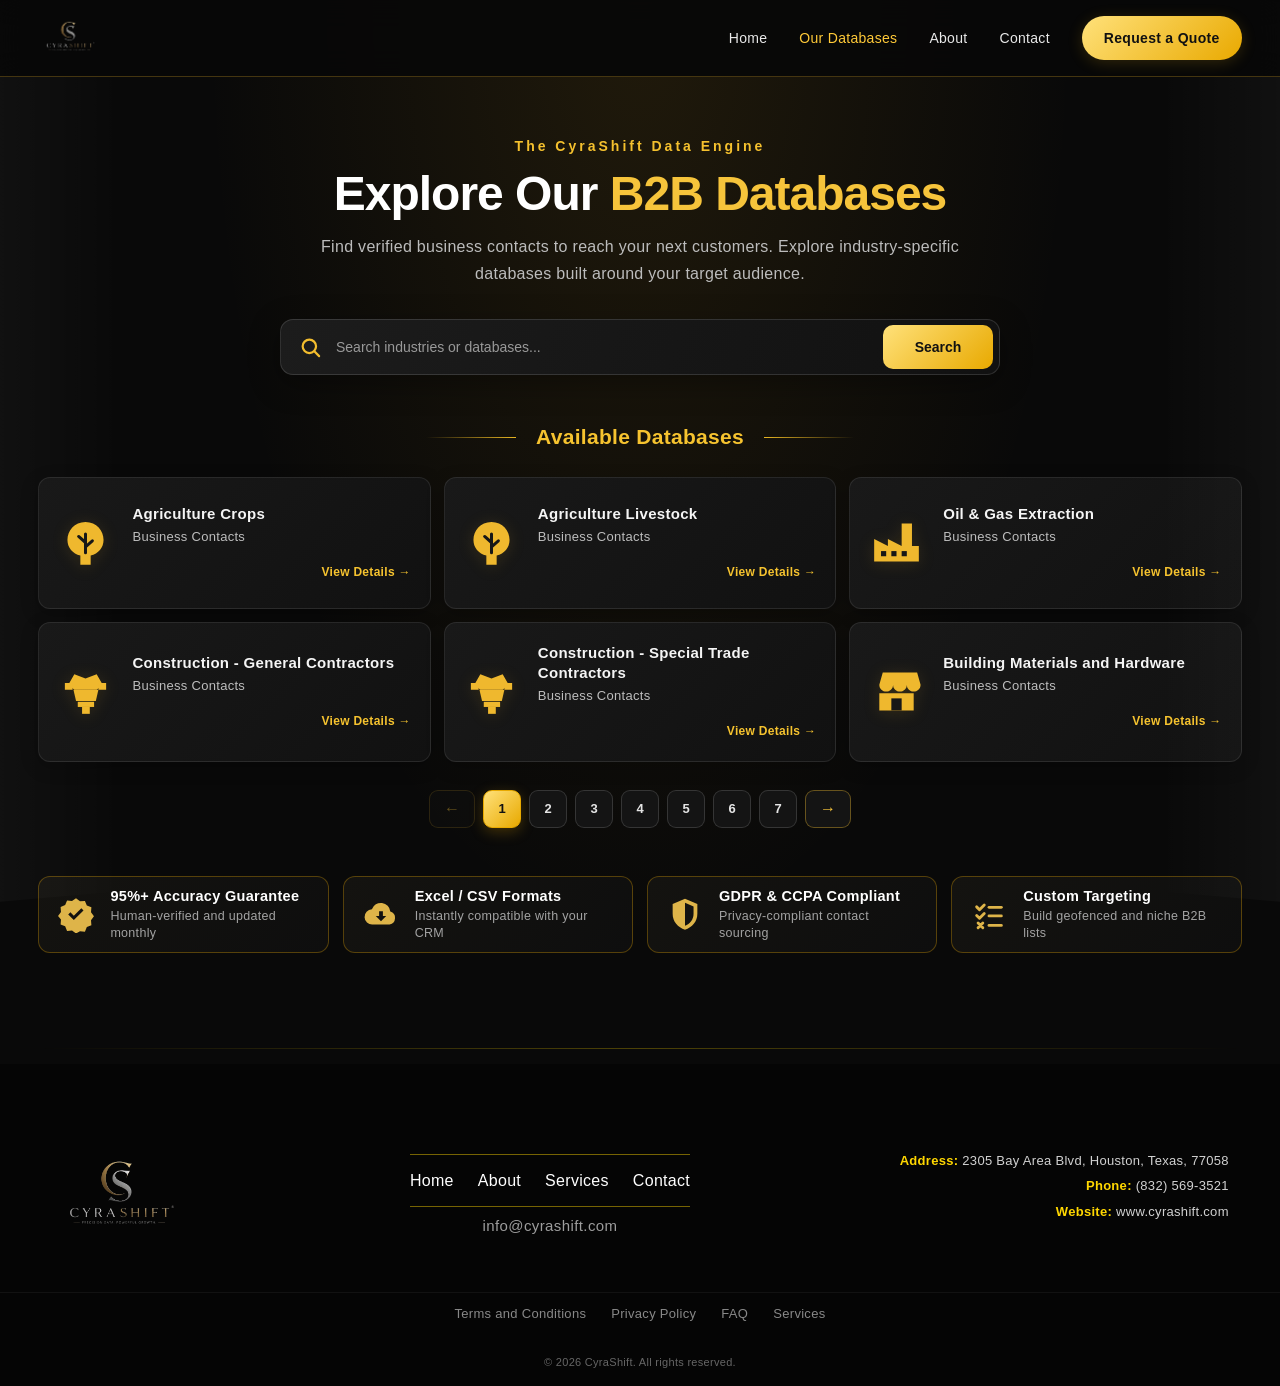
<file: database.html>
<!DOCTYPE html>
<html lang="en">
<head>
    <meta charset="UTF-8">
    <meta name="viewport" content="width=device-width, initial-scale=1.0">

    <title>Explore B2B Databases | CyraShift</title>

    <link rel="icon" type="image/png" href="./favicon.png">
    <link rel="stylesheet" href="./style.css">

    <style>
        /* =========================================
           CYRASHIFT DATABASE PAGE
           Independent styles - homepage untouched
        ========================================= */

        .db-page {
            min-height: 100vh;
            background:
                radial-gradient(ellipse at 50% 0%, rgba(201,148,24,0.12), transparent 48%),
                #090909;
            color: #f5f5f5;
        }

        /* HEADER */

        .db-header {
            position: sticky;
            top: 0;
            z-index: 1000;
            width: 100%;
            background: rgba(8,8,8,0.94);
            backdrop-filter: blur(15px);
            border-bottom: 1px solid rgba(224,174,42,0.28);
        }

        .db-header-inner {
            width: min(94%, 1450px);
            min-height: 76px;
            margin: auto;
            display: flex;
            align-items: center;
            justify-content: space-between;
            gap: 25px;
        }

        .db-brand {
            display: flex;
            align-items: center;
            flex-shrink: 0;
        }

        .db-brand img {
            display: block;
            width: auto;
            height: 62px;
            object-fit: contain;
        }

        .db-nav {
            display: flex;
            align-items: center;
            justify-content: flex-end;
            gap: 32px;
        }

        .db-nav a {
            color: #e8e8e8;
            text-decoration: none;
            font-size: 14px;
            font-weight: 500;
            position: relative;
            transition: color 0.3s ease;
        }

        .db-nav a:hover,
        .db-nav a.db-active {
            color: #ffca38;
        }

        .db-nav .db-quote-link {
            padding: 11px 22px;
            border-radius: 30px;
            color: #111;
            background: linear-gradient(135deg,#ffe17a,#e9a900);
            font-weight: 700;
            box-shadow: 0 3px 15px rgba(232,177,24,0.18);
        }

        .db-nav .db-quote-link:hover {
            color: #000;
            background: #ffdc67;
            transform: translateY(-2px);
        }

        /* MAIN SECTION */

        .db-main {
            width: min(94%, 1400px);
            margin: auto;
            padding: 58px 0 85px;
        }

        .db-heading {
            text-align: center;
            margin-bottom: 32px;
        }

        .db-eyebrow {
            color: #f5c12e;
            font-size: 14px;
            font-weight: 700;
            letter-spacing: 3px;
            margin-bottom: 8px;
        }

        .db-heading h1 {
            color: #fff;
            font-size: clamp(32px, 4vw, 48px);
            line-height: 1.2;
            font-weight: 750;
            letter-spacing: -1px;
            margin-bottom: 10px;
        }

        .db-heading h1 span {
            color: #f6c43b;
        }

        .db-heading p {
            color: #bcbcbc;
            font-size: 16px;
            line-height: 1.7;
            max-width: 650px;
            margin: auto;
        }

        /* SEARCH BAR */

        .db-search-wrap {
            width: min(100%, 720px);
            margin: 30px auto 45px;
        }

        .db-search-box {
            display: flex;
            align-items: center;
            min-height: 54px;
            padding: 5px 6px 5px 18px;
            border: 1px solid rgba(255,255,255,0.13);
            border-radius: 13px;
            background: linear-gradient(110deg,#1c1c1c,#111);
            box-shadow: 0 8px 30px rgba(0,0,0,0.35);
            transition: border-color 0.3s, box-shadow 0.3s;
        }

        .db-search-box:focus-within {
            border-color: #dba91f;
            box-shadow: 0 0 0 3px rgba(235,183,42,0.09);
        }

        .db-search-icon {
            width: 23px;
            height: 23px;
            flex-shrink: 0;
            color: #f3bd2e;
        }

        .db-search-box input {
            width: 100%;
            min-width: 0;
            height: 44px;
            padding: 0 14px;
            border: none;
            outline: none;
            background: transparent;
            color: #fff;
            font-family: inherit;
            font-size: 14px;
        }

        .db-search-box input::placeholder {
            color: #999;
        }

        .db-search-box button {
            min-width: 110px;
            height: 44px;
            padding: 0 23px;
            border: none;
            border-radius: 10px;
            background: linear-gradient(135deg,#ffe17a,#e8a900);
            color: #111;
            font-family: inherit;
            font-size: 14px;
            font-weight: 750;
            cursor: pointer;
            transition: 0.3s ease;
        }

        .db-search-box button:hover {
            background: #ffdf69;
            box-shadow: 0 4px 18px rgba(239,184,28,0.22);
        }

        /* AVAILABLE DATABASES TITLE */

        .db-available-heading {
            display: flex;
            align-items: center;
            justify-content: center;
            gap: 20px;
            margin-bottom: 23px;
        }

        .db-available-heading span {
            width: min(90px, 12vw);
            height: 1px;
            background: linear-gradient(90deg,transparent,#e7b522);
        }

        .db-available-heading span:last-child {
            background: linear-gradient(90deg,#e7b522,transparent);
        }

        .db-available-heading h2 {
            color: #f6c32f;
            font-size: 21px;
            font-weight: 750;
            white-space: nowrap;
        }

        /* DATABASE CARDS */

        .db-grid {
            display: grid;
            grid-template-columns: repeat(3, minmax(0,1fr));
            gap: 13px;
        }

        .db-card {
            min-width: 0;
            min-height: 132px;
            padding: 20px 19px;
            display: flex;
            align-items: center;
            gap: 19px;
            position: relative;
            overflow: hidden;
            border: 1px solid rgba(255,255,255,0.09);
            border-radius: 12px;
            background: linear-gradient(135deg,#191919,#111);
            box-shadow: 0 5px 18px rgba(0,0,0,0.22);
            cursor: pointer;
            transition:
                transform 0.3s ease,
                border-color 0.3s ease,
                background 0.3s ease,
                box-shadow 0.3s ease;
        }

        .db-card::before {
            content: "";
            position: absolute;
            inset: 0;
            background: radial-gradient(circle at 0% 50%,rgba(239,185,35,0.09),transparent 65%);
            opacity: 0;
            transition: opacity 0.3s ease;
            pointer-events: none;
        }

        .db-card:hover {
            transform: translateY(-4px);
            border-color: rgba(239,188,47,0.55);
            background: linear-gradient(135deg,#202020,#141414);
            box-shadow: 0 12px 30px rgba(0,0,0,0.35);
        }

        .db-card:hover::before {
            opacity: 1;
        }

        .db-card-icon {
            width: 55px;
            height: 55px;
            flex-shrink: 0;
            color: #efb82e;
            position: relative;
            z-index: 1;
            filter: drop-shadow(0 2px 8px rgba(236,176,27,0.13));
        }

        .db-card-content {
            min-width: 0;
            flex: 1;
            position: relative;
            z-index: 1;
        }

        .db-card-content h3 {
            color: #f5f5f5;
            font-size: 15px;
            font-weight: 750;
            line-height: 1.35;
            margin-bottom: 4px;
        }

        .db-card-content p {
            color: #bdbdbd;
            font-size: 13px;
            line-height: 1.4;
        }

        .db-card-link {
            display: inline-flex;
            align-items: center;
            gap: 6px;
            margin-top: 16px;
            float: right;
            color: #f6c32f;
            text-decoration: none;
            font-size: 12px;
            font-weight: 700;
            transition: gap 0.25s ease;
        }

        .db-card-link:hover {
            gap: 11px;
            color: #ffe17a;
        }

        /* PAGINATION CONTROLS */

        .db-pagination {
            display: flex;
            align-items: center;
            justify-content: center;
            flex-wrap: wrap;
            gap: 8px;
            margin-top: 28px;
        }

        .db-page-btn {
            min-width: 38px;
            height: 38px;
            padding: 0 13px;
            border: 1px solid rgba(255, 255, 255, 0.14);
            border-radius: 9px;
            background: #141414;
            color: #e4e4e4;
            font-family: inherit;
            font-size: 13px;
            font-weight: 650;
            cursor: pointer;
            transition: all 0.25s ease;
        }

        .db-page-btn:hover:not(:disabled) {
            border-color: rgba(239, 188, 47, 0.65);
            color: #ffca38;
            background: #1d1b14;
        }

        .db-page-btn.is-active {
            border-color: #e8a900;
            background: linear-gradient(135deg, #ffe17a, #e8a900);
            color: #111111;
            font-weight: 800;
            box-shadow: 0 4px 14px rgba(232, 169, 0, 0.25);
        }

        .db-page-btn:disabled {
            opacity: 0.38;
            cursor: not-allowed;
        }

        .db-arrow-btn {
            font-size: 16px;
            font-weight: 800;
            padding: 0 14px;
            color: #f6c43b;
            border-color: rgba(239, 188, 47, 0.38);
        }

        .db-grid.is-rotating .db-card {
            animation: dbCardFadeIn 0.45s ease;
        }

        @keyframes dbCardFadeIn {
            from {
                opacity: 0.35;
                transform: translateY(6px);
            }
            to {
                opacity: 1;
                transform: translateY(0);
            }
        }

        /* =========================================
           4 TRUST BADGES UNDER PAGINATION
        ========================================= */

        .db-trust-grid {
            display: grid;
            grid-template-columns: repeat(4, minmax(0, 1fr));
            gap: 14px;
            margin-top: 48px;
        }

        .db-trust-card {
            display: flex;
            align-items: center;
            gap: 15px;
            padding: 10px 18px;
            border: 1px solid rgba(232, 169, 0, 0.32);
            border-radius: 12px;
            background: linear-gradient(135deg, #141310 0%, #0e0e0e 100%);
        }

        .db-trust-icon {
            width: 38px;
            height: 38px;
            flex-shrink: 0;
            color: #deb449;
            display: inline-flex;
            align-items: center;
            justify-content: center;
        }

        .db-trust-icon svg {
            width: 100%;
            height: 100%;
            display: block;
        }

        .db-trust-text {
            min-width: 0;
        }

        .db-trust-text h3 {
            margin: 0 0 3px;
            font-size: 14.5px;
            font-weight: 750;
            color: #ffffff;
            line-height: 1.25;
        }

        .db-trust-text p {
            margin: 0;
            font-size: 12.5px;
            color: #a3a3a3;
            line-height: 1.35;
        }

        @media (max-width: 1150px) {
            .db-trust-grid {
                grid-template-columns: repeat(2, minmax(0, 1fr));
            }
        }

        @media (max-width: 600px) {
            .db-trust-grid {
                grid-template-columns: 1fr;
                gap: 11px;
                margin-top: 36px;
            }

            .db-trust-card {
                padding: 16px;
            }
        }

        /* NO SEARCH RESULTS */

        .db-no-results {
            display: none;
            padding: 40px 15px;
            text-align: center;
            color: #bcbcbc;
            border: 1px dashed rgba(239,188,47,0.3);
            border-radius: 12px;
            background: rgba(255,255,255,0.02);
        }

        .db-no-results strong {
            display: block;
            color: #f4c33d;
            font-size: 18px;
            margin-bottom: 7px;
        }

        .db-count {
            text-align: center;
            margin-top: 22px;
            color: #858585;
            font-size: 12px;
        }

        /* =========================================
           INDUSTRY POPUP MODAL (ALL 42 INDUSTRIES)
        ========================================= */

        .db-popup-backdrop {
            display: none;
            position: fixed;
            inset: 0;
            z-index: 10000;
            background: rgba(0, 0, 0, 0.84);
            backdrop-filter: blur(6px);
            align-items: center;
            justify-content: center;
            padding: 20px;
            overflow-y: auto;
            font-family: 'Segoe UI', Tahoma, Geneva, Verdana, sans-serif;
        }

        .db-popup-backdrop.is-open {
            display: flex;
        }

        .db-popup-dialog {
            position: relative;
            width: min(100%, 1060px);
            background: #070707;
            border: 1px solid rgba(239, 184, 46, 0.35);
            border-radius: 12px;
            overflow: hidden;
            box-shadow: 0 25px 75px rgba(0, 0, 0, 0.85);
            color: #ffffff;
        }

        .db-popup-close {
            position: absolute;
            top: 14px;
            right: 16px;
            z-index: 25;
            width: 36px;
            height: 36px;
            border-radius: 50%;
            border: 1px solid rgba(239, 184, 46, 0.45);
            background: rgba(10, 10, 10, 0.85);
            color: #f6c43b;
            font-size: 22px;
            line-height: 1;
            cursor: pointer;
            display: inline-flex;
            align-items: center;
            justify-content: center;
            transition: background 0.25s ease, color 0.25s ease;
        }

        .db-popup-close:hover {
            background: #f6c43b;
            color: #111111;
        }

        /* OPTION 1: SOLID YELLOW CIRCLE ARROWS (MIDDLE LEFT & RIGHT) */

        .db-popup-nav-arrow {
            position: absolute;
            top: 50%;
            transform: translateY(-50%);
            z-index: 25;
            width: 44px;
            height: 44px;
            border-radius: 50%;
            border: 2px solid #090909;
            background: linear-gradient(135deg, #ffe17a, #e8a900);
            color: #111111;
            cursor: pointer;
            display: inline-flex;
            align-items: center;
            justify-content: center;
            box-shadow: 0 6px 22px rgba(0, 0, 0, 0.65), 0 0 0 1px rgba(232, 169, 0, 0.45);
            transition: transform 0.2s ease, background 0.2s ease, box-shadow 0.2s ease;
        }

        .db-popup-nav-arrow svg {
            width: 22px;
            height: 22px;
            display: block;
        }

        .db-popup-nav-prev {
            left: 14px;
        }

        .db-popup-nav-next {
            right: 14px;
        }

        .db-popup-nav-arrow:hover {
            background: #ffdf69;
            transform: translateY(-50%) scale(1.08);
            box-shadow: 0 8px 26px rgba(232, 169, 0, 0.45), 0 0 0 1px #ffe17a;
        }

        .db-popup-nav-arrow:active {
            transform: translateY(-50%) scale(0.96);
        }

        .db-popup-hero {
            position: relative;
            display: grid;
            grid-template-columns: 1.06fr 0.94fr;
            min-height: 435px;
            overflow: hidden;
        }

        .db-popup-left {
            position: relative;
            z-index: 6;
            padding: 32px 26px 26px 68px;
            background: linear-gradient(90deg, #070707 0%, #090909 76%, rgba(9, 9, 9, 0.92) 100%);
        }

        .db-popup-back {
            display: inline-flex;
            align-items: center;
            gap: 6px;
            background: none;
            border: none;
            padding: 0;
            margin-bottom: 14px;
            color: #d4d4d4;
            font-family: inherit;
            font-size: 13px;
            cursor: pointer;
            transition: color 0.25s ease;
        }

        .db-popup-back:hover {
            color: #f6c43b;
        }

        .db-popup-title {
            margin: 0 0 10px;
            font-size: clamp(28px, 3.8vw, 42px);
            line-height: 1.08;
            font-weight: 800;
            color: #ffffff;
            letter-spacing: -0.6px;
        }

        .db-popup-subtitle {
            margin: 0 0 18px;
            font-size: 16px;
            font-weight: 600;
            color: #f5c12e;
            line-height: 1.4;
        }

        .db-popup-bullets {
            list-style: none;
            padding: 0;
            margin: 0 0 24px;
            display: flex;
            flex-direction: column;
            gap: 10px;
        }

        .db-popup-bullets li {
            display: flex;
            align-items: center;
            gap: 12px;
            font-size: 15px;
            font-weight: 600;
            color: #f5f5f5;
            line-height: 1.35;
        }

        .db-popup-check {
            display: inline-flex;
            align-items: center;
            justify-content: center;
            width: 22px;
            height: 22px;
            border-radius: 50%;
            background: linear-gradient(135deg, #ffe17a, #e8a900);
            color: #111111;
            font-size: 13px;
            font-weight: 800;
            flex-shrink: 0;
        }

        .db-popup-actions {
            display: flex;
            flex-wrap: wrap;
            gap: 14px;
        }

        .db-popup-btn-primary {
            display: inline-flex;
            align-items: center;
            justify-content: center;
            padding: 12px 24px;
            border-radius: 999px;
            background: linear-gradient(135deg, #ffe17a, #e8a900);
            color: #111111;
            font-family: inherit;
            font-size: 14px;
            font-weight: 700;
            text-decoration: none;
            transition: transform 0.25s ease, box-shadow 0.25s ease;
        }

        .db-popup-btn-primary:hover {
            transform: translateY(-2px);
            box-shadow: 0 6px 20px rgba(232, 169, 0, 0.35);
        }

        .db-popup-btn-secondary {
            display: inline-flex;
            align-items: center;
            justify-content: center;
            padding: 12px 22px;
            border-radius: 999px;
            background: rgba(16, 16, 16, 0.88);
            color: #f5c12e;
            border: 1.5px solid #e8a900;
            font-family: inherit;
            font-size: 14px;
            font-weight: 700;
            text-decoration: none;
            transition: background 0.25s ease, transform 0.25s ease;
        }

        .db-popup-btn-secondary:hover {
            background: rgba(232, 169, 0, 0.14);
            transform: translateY(-2px);
        }

        .db-popup-right {
            background-size: cover;
            background-position: center;
            min-height: 100%;
        }

        .db-popup-diagonal {
            position: absolute;
            top: -12%;
            bottom: -12%;
            left: 48%;
            width: 78px;
            background: linear-gradient(180deg, #ffe17a, #d89b00);
            transform: skewX(-18deg);
            z-index: 5;
            box-shadow: 0 0 24px rgba(232, 169, 0, 0.35);
            pointer-events: none;
        }

        .db-popup-diagonal::after {
            content: "";
            position: absolute;
            inset: 0 0 0 9px;
            background: #090909;
        }

        /* OPTION 2: STRUCTURED & BOXED METRICS BAR */

        .db-popup-stats {
            margin: 14px 20px 20px;
            padding: 20px 28px;
            border: 1px solid rgba(232, 169, 0, 0.55);
            border-radius: 10px;
            background: linear-gradient(90deg, #11100c 0%, #1d180e 50%, #11100c 100%);
            display: flex;
            align-items: center;
            justify-content: space-between;
            gap: 20px;
        }

        .db-popup-stat {
            flex: 1;
            display: flex;
            align-items: center;
            justify-content: center;
            gap: 16px;
        }

        .db-popup-stat-icon {
            width: 42px;
            height: 42px;
            flex-shrink: 0;
            color: #deb449;
            display: inline-flex;
            align-items: center;
            justify-content: center;
        }

        .db-popup-stat-icon svg {
            width: 100%;
            height: 100%;
            display: block;
        }

        .db-popup-stat strong {
            display: block;
            font-size: 20px;
            font-weight: 800;
            color: #ffffff;
            line-height: 1.2;
            letter-spacing: -0.2px;
        }

        .db-popup-stat span {
            display: block;
            font-size: 13.5px;
            color: #a8a8a8;
            line-height: 1.3;
            margin-top: 2px;
        }

        .db-popup-stat-divider {
            width: 1px;
            height: 46px;
            background: rgba(232, 169, 0, 0.32);
            flex-shrink: 0;
        }

        @media (max-width: 820px) {
            .db-popup-hero {
                grid-template-columns: 1fr;
            }

            .db-popup-diagonal {
                display: none;
            }

            .db-popup-right {
                min-height: 210px;
            }

            .db-popup-left {
                padding: 26px 46px 20px;
            }

            .db-popup-nav-arrow {
                width: 36px;
                height: 36px;
            }

            .db-popup-nav-arrow svg {
                width: 18px;
                height: 18px;
            }

            .db-popup-nav-prev {
                left: 8px;
            }

            .db-popup-nav-next {
                right: 8px;
            }

            .db-popup-stats {
                flex-direction: column;
                align-items: flex-start;
                padding: 18px 20px;
                gap: 16px;
            }

            .db-popup-stat {
                justify-content: flex-start;
            }

            .db-popup-stat-divider {
                display: none;
            }
        }

        /* RESPONSIVE TABLETS */

        @media (max-width: 950px) {
            .db-header-inner {
                width: 95%;
                gap: 15px;
            }

            .db-nav {
                gap: 17px;
            }

            .db-grid {
                grid-template-columns: repeat(2,minmax(0,1fr));
            }
        }

        /* RESPONSIVE MOBILE */

        @media (max-width: 600px) {
            .db-header-inner {
                min-height: auto;
                padding: 9px 0 12px;
                flex-direction: column;
                gap: 8px;
            }

            .db-brand img {
                height: 52px;
            }

            .db-nav {
                width: 100%;
                justify-content: center;
                flex-wrap: wrap;
                gap: 10px 17px;
            }

            .db-nav a {
                font-size: 12px;
            }

            .db-nav .db-quote-link {
                padding: 8px 14px;
            }

            .db-main {
                width: 92%;
                padding: 43px 0 60px;
            }

            .db-heading {
                margin-bottom: 25px;
            }

            .db-heading h1 {
                font-size: 32px;
            }

            .db-heading p {
                font-size: 14px;
            }

            .db-eyebrow {
                font-size: 11px;
                letter-spacing: 2.5px;
            }

            .db-search-wrap {
                margin: 25px auto 35px;
            }

            .db-search-box {
                padding-left: 11px;
                min-height: 49px;
            }

            .db-search-box input {
                font-size: 12px;
                padding: 0 8px;
            }

            .db-search-box button {
                min-width: 76px;
                height: 39px;
                padding: 0 12px;
                font-size: 12px;
            }

            .db-available-heading {
                gap: 10px;
            }

            .db-available-heading h2 {
                font-size: 17px;
            }

            .db-grid {
                grid-template-columns: 1fr;
                gap: 11px;
            }

            .db-card {
                min-height: 112px;
                padding: 16px;
                gap: 16px;
            }

            .db-card-icon {
                width: 48px;
                height: 48px;
            }

            .db-card-content h3 {
                font-size: 14px;
            }

            .db-card-content p {
                font-size: 12px;
            }
        }

        @media (prefers-reduced-motion: reduce) {
            .db-card,
            .db-card::before,
            .db-card-link,
            .db-popup-close,
            .db-popup-nav-arrow,
            .db-popup-back,
            .db-popup-btn-primary,
            .db-popup-btn-secondary {
                transition: none;
            }
        }
    </style>
</head>

<body class="db-page">

    <!-- HEADER -->

    <header class="db-header">
        <div class="db-header-inner">

            <a href="index.html" class="db-brand">
                <img src="logo.png" alt="CyraShift">
            </a>

            <nav class="db-nav" aria-label="Main navigation">
                <a href="index.html">Home</a>
                <a href="database.html" class="db-active">Our Databases</a>
                <a href="index.html#about">About</a>
                <a href="index.html#contact">Contact</a>

                <a href="index.html#contact" class="db-quote-link">
                    Request a Quote
                </a>
            </nav>

        </div>
    </header>


    <!-- DATABASE MAIN SECTION -->

    <main class="db-main">

        <!-- HEADING -->

        <section class="db-heading">

            <div class="db-eyebrow">The CyraShift Data Engine</div>

            <h1>
                Explore Our <span>B2B Databases</span>
            </h1>

            <p>
                Find verified business contacts to reach your next customers.
                Explore industry-specific databases built around your target audience.
            </p>

        </section>


        <!-- SEARCH -->

        <div class="db-search-wrap">

            <div class="db-search-box">

                <svg class="db-search-icon"
                     viewBox="0 0 24 24"
                     fill="none"
                     stroke="currentColor"
                     stroke-width="2.3"
                     stroke-linecap="round">
                    <circle cx="10.8" cy="10.8" r="7"></circle>
                    <path d="m16 16 5 5"></path>
                </svg>

                <input
                    type="search"
                    id="databaseSearch"
                    placeholder="Search industries or databases..."
                    aria-label="Search databases"
                    autocomplete="off"
                >

                <button type="button" id="databaseSearchButton">
                    Search
                </button>

            </div>

        </div>


        <!-- AVAILABLE DATABASES -->

        <section class="db-available-section">

            <div class="db-available-heading">
                <span></span>
                <h2>Available Databases</h2>
                <span></span>
            </div>

            <!-- Cards are rendered automatically from DATABASES in <script> -->
            <div class="db-grid" id="databaseGrid"></div>

            <!-- NO RESULTS MESSAGE -->

            <div class="db-no-results" id="noResults">
                <strong>No databases found</strong>
                Try another industry or search term.
            </div>

            <!-- PAGINATION -->

            <nav class="db-pagination" id="databasePagination" aria-label="Database pages"></nav>

            <!-- 4 TRUST BADGES UNDER PAGINATION -->
            <div class="db-trust-grid">
                <div class="db-trust-card">
                    <span class="db-trust-icon" aria-hidden="true">
                        <svg viewBox="0 0 40 40" fill="currentColor">
                            <path d="M20 3.5l4.2 3.1 5.2-.4 2 4.8 4.8 2-.4 5.2 3.1 4.2-3.1 4.2.4 5.2-4.8 2-2 4.8-5.2-.4L20 40.5l-4.2-3.1-5.2.4-2-4.8-4.8-2 .4-5.2L1.1 22l3.1-4.2-.4-5.2 4.8-2 2-4.8 5.2.4L20 3.5zm-2.3 22.9l10.2-10.2-2.3-2.3-7.9 7.9-3.6-3.6-2.3 2.3 5.9 5.9z"/>
                        </svg>
                    </span>
                    <div class="db-trust-text">
                        <h3>95%+ Accuracy Guarantee</h3>
                        <p>Human-verified and updated monthly</p>
                    </div>
                </div>

                <div class="db-trust-card">
                    <span class="db-trust-icon" aria-hidden="true">
                        <svg viewBox="0 0 40 40" fill="currentColor">
                            <path d="M29.8 17.4A10 10 0 0 0 10.4 15a8 8 0 0 0 .6 16h18a7 7 0 0 0 .8-13.6zM20 27.5l-5.5-5.5h3.5v-5h4v5h3.5L20 27.5z"/>
                        </svg>
                    </span>
                    <div class="db-trust-text">
                        <h3>Excel / CSV Formats</h3>
                        <p>Instantly compatible with your CRM</p>
                    </div>
                </div>

                <div class="db-trust-card">
                    <span class="db-trust-icon" aria-hidden="true">
                        <svg viewBox="0 0 40 40" fill="currentColor">
                            <path d="M20 4L7 9.5v10.2c0 8.5 5.5 14.3 13 16.8 7.5-2.5 13-8.3 13-16.8V9.5L20 4zm0 4.2l9 3.8v7.7c0 6.2-3.8 10.6-9 12.7V8.2z"/>
                        </svg>
                    </span>
                    <div class="db-trust-text">
                        <h3>GDPR &amp; CCPA Compliant</h3>
                        <p>Privacy-compliant contact sourcing</p>
                    </div>
                </div>

                <div class="db-trust-card">
                    <span class="db-trust-icon" aria-hidden="true">
                        <svg viewBox="0 0 40 40" fill="none" stroke="currentColor" stroke-width="3" stroke-linecap="round" stroke-linejoin="round">
                            <path d="M7 12.5l3 3 5-5"/>
                            <path d="M20 13h13"/>
                            <path d="M7 21.5l3 3 5-5"/>
                            <path d="M20 22h13"/>
                            <path d="M8.5 29.5l5 5M13.5 29.5l-5 5"/>
                            <path d="M20 32h13"/>
                        </svg>
                    </span>
                    <div class="db-trust-text">
                        <h3>Custom Targeting</h3>
                        <p>Build geofenced and niche B2B lists</p>
                    </div>
                </div>
            </div>

        </section>

    </main>


    <!-- INDUSTRY POPUP MODAL -->

    <div class="db-popup-backdrop" id="industryPopup" aria-hidden="true" role="dialog" aria-modal="true" aria-labelledby="dbPopupTitle">
        <div class="db-popup-dialog">
            <button type="button" class="db-popup-close" id="dbPopupClose" aria-label="Close popup">&times;</button>

            <!-- OPTION 1: SOLID YELLOW CIRCLE LEFT & RIGHT ARROWS -->
            <button type="button" class="db-popup-nav-arrow db-popup-nav-prev" id="dbPopupPrev" aria-label="Previous industry" title="Previous industry (Left Arrow)">
                <svg viewBox="0 0 24 24" fill="none" stroke="currentColor" stroke-width="3" stroke-linecap="round" stroke-linejoin="round">
                    <polyline points="15 18 9 12 15 6"></polyline>
                </svg>
            </button>

            <button type="button" class="db-popup-nav-arrow db-popup-nav-next" id="dbPopupNext" aria-label="Next industry" title="Next industry (Right Arrow)">
                <svg viewBox="0 0 24 24" fill="none" stroke="currentColor" stroke-width="3" stroke-linecap="round" stroke-linejoin="round">
                    <polyline points="9 18 15 12 9 6"></polyline>
                </svg>
            </button>

            <div class="db-popup-hero">
                <div class="db-popup-left">
                    <button type="button" class="db-popup-back" id="dbPopupBack">← Back to Databases</button>

                    <h2 class="db-popup-title" id="dbPopupTitle">Real Estate<br>Database</h2>
                    <p class="db-popup-subtitle" id="dbPopupSubtitle">Reach real estate professionals across the U.S.</p>

                    <ul class="db-popup-bullets" id="dbPopupBullets"></ul>

                    <div class="db-popup-actions">
                        <a href="index.html#contact" class="db-popup-btn-primary">Request a Quote →</a>
                        <a href="./samples/real-estate-sample.xlsx" id="dbPopupSample" download class="db-popup-btn-secondary">Download Sample (Excel) ⤓</a>
                    </div>
                </div>

                <div class="db-popup-right" id="dbPopupImage" style="background-image: url('./databaseimages/real-estate.jpg');"></div>
                <div class="db-popup-diagonal" aria-hidden="true"></div>
            </div>

            <!-- OPTION 2: STRUCTURED & BOXED METRICS -->
            <div class="db-popup-stats">
                <div class="db-popup-stat">
                    <span class="db-popup-stat-icon" aria-hidden="true">
                        <svg viewBox="0 0 48 48" fill="currentColor">
                            <ellipse cx="24" cy="11" rx="16" ry="5.5"/>
                            <path d="M8 15.5V21c0 3 7.2 5.5 16 5.5s16-2.5 16-5.5v-5.5c-3.5 2.5-9.5 3.8-16 3.8s-12.5-1.3-16-3.8z"/>
                            <path d="M8 25v5.5c0 3 7.2 5.5 16 5.5s16-2.5 16-5.5V25c-3.5 2.5-9.5 3.8-16 3.8S11.5 27.5 8 25z"/>
                            <path d="M8 34.5V40c0 3 7.2 5.5 16 5.5s16-2.5 16-5.5v-5.5c-3.5 2.5-9.5 3.8-16 3.8s-12.5-1.3-16-3.8z"/>
                        </svg>
                    </span>
                    <div>
                        <strong id="dbPopupContacts">200,000+</strong>
                        <span>Verified Contacts</span>
                    </div>
                </div>
                <div class="db-popup-stat-divider"></div>
                <div class="db-popup-stat">
                    <span class="db-popup-stat-icon" aria-hidden="true">
                        <svg viewBox="0 0 48 48" fill="currentColor">
                            <path d="M24 4C15.2 4 8 11.2 8 20c0 11.4 14.3 23.1 15 23.6.6.5 1.4.5 2 0 .7-.5 15-12.2 15-23.6 0-8.8-7.2-16-16-16zm0 21.5c-3 0-5.5-2.5-5.5-5.5s2.5-5.5 5.5-5.5 5.5 2.5 5.5 5.5-2.5 5.5-5.5 5.5z"/>
                        </svg>
                    </span>
                    <div>
                        <strong id="dbPopupCoverage">USA</strong>
                        <span>Nationwide Coverage</span>
                    </div>
                </div>
                <div class="db-popup-stat-divider"></div>
                <div class="db-popup-stat">
                    <span class="db-popup-stat-icon" aria-hidden="true">
                        <svg viewBox="0 0 48 48" fill="none" stroke="currentColor" stroke-width="3.6" stroke-linecap="round" stroke-linejoin="round">
                            <rect x="7" y="10" width="34" height="31" rx="5"/>
                            <path d="M7 19h34"/>
                            <path d="M16 6v7M32 6v7"/>
                        </svg>
                    </span>
                    <div>
                        <strong id="dbPopupUpdated">Updated Monthly</strong>
                        <span>Fresh Verified Data</span>
                    </div>
                </div>
            </div>
        </div>
    </div>


    <!-- FOOTER -->

    <div class="section-divider"></div>

    <footer class="footer">
        <div class="footer-container">
            <div class="footer-brand">
                <img alt="CyraShift Logo" class="footer-logo" src="logo.png"/>
            </div>
            <div class="footer-center">
                <div class="footer-links">
                    <a href="index.html">Home</a>
                    <a href="index.html#about">About</a>
                    <a href="index.html#services">Services</a>
                    <a href="index.html#contact">Contact</a>
                </div>
                <div class="footer-email">info@cyrashift.com</div>
            </div>
            <div class="footer-contact">
                <p><span>Address:</span> 2305 Bay Area Blvd, Houston, Texas, 77058</p>
                <p><span>Phone:</span> (832) 569-3521</p>
                <p><span>Website:</span> www.cyrashift.com</p>
            </div>
        </div>
        <div class="footer-legal-links">
            <a href="cyrashifttermsandcondition.pdf" rel="noopener noreferrer" target="_blank">Terms and Conditions</a>
            <a href="cyrashiftprivacypolicy.pdf" rel="noopener noreferrer" target="_blank">Privacy Policy</a>
            <a href="cyrashift-faq.pdf" rel="noopener noreferrer" target="_blank">FAQ</a>
            <a href="index.html#services">Services</a>
        </div>
        <!-- AUTOMATED DYNAMIC COPYRIGHT YEAR -->
        <div class="footer-bottom">© <span id="current-year"></span> CyraShift. All rights reserved.</div>
    </footer>


    <!-- DATABASES DATA, POPUP LOGIC & SEARCH -->

    <script>
        document.addEventListener("DOMContentLoaded", function () {

            // 1. REUSABLE SVG ICONS
            const ICONS = {
                building: `<svg class="db-card-icon" viewBox="0 0 64 64" fill="currentColor" aria-hidden="true"><rect x="5" y="20" width="20" height="38" rx="2"/><rect x="29" y="6" width="25" height="52" rx="2"/><path d="M11 27h5v6h-5zm0 12h5v6h-5zm0 12h5v5h-5zm24-42h5v7h-5zm10 0h5v7h-5zM34 20h5v7h-5zm10 0h5v7h-5zM34 32h5v7h-5zm10 0h5v7h-5zM34 44h5v7h-5zm10 0h5v7h-5z"/><rect x="27" y="50" width="9" height="8" fill="#171717"/></svg>`,
                home: `<svg class="db-card-icon" viewBox="0 0 64 64" fill="currentColor" aria-hidden="true"><path d="M5 28 32 6l27 22-5 6-5-4v27H15V30l-5 4z"/><path d="M26 39h12v18H26z" fill="#171717"/><path d="M21 26h22v3H21z" fill="#171717"/></svg>`,
                hvac: `<svg class="db-card-icon" viewBox="0 0 64 64" fill="none" stroke="currentColor" stroke-width="5" stroke-linecap="round" stroke-linejoin="round" aria-hidden="true"><path d="M7 22h16c9 0 9-12 0-12h-3"/><path d="M7 32h45c10 0 10-13 0-13h-7"/><path d="M7 42h16c9 0 9 12 0 12h-3"/><path d="M39 9h10M39 9l5-5M39 9l5 5"/><path d="M42 45h10M42 45l5-5M42 45l5 5"/></svg>`,
                property: `<svg class="db-card-icon" viewBox="0 0 64 64" fill="currentColor" aria-hidden="true"><path d="M8 29 32 7l24 22-5 6-5-4v24H18V31l-5 4z"/><circle cx="32" cy="34" r="8" fill="#171717"/><path d="M32 29v10m-5-5h10" stroke="#eeb72d" stroke-width="3" stroke-linecap="round"/></svg>`,
                helmet: `<svg class="db-card-icon" viewBox="0 0 64 64" fill="currentColor" aria-hidden="true"><path d="M12 24 19 12l13 5 13-5 7 12-7 6H19z"/><path d="M18 30h29l-3 13H21z"/><path d="M23 44h19v6H23z"/><path d="M28 50h9v8h-9z"/><path d="M8 22h9v8H8zm39 0h9v8h-9z"/></svg>`,
                gear: `<svg class="db-card-icon" viewBox="0 0 64 64" fill="currentColor" aria-hidden="true"><path d="M26 5h12l2 8a21 21 0 0 1 5 3l8-2 6 10-6 6v5l6 6-6 10-8-2a21 21 0 0 1-5 3l-2 8H26l-2-8a21 21 0 0 1-5-3l-8 2-6-10 6-6v-5l-6-6 6-10 8 2a21 21 0 0 1 5-3z"/><circle cx="32" cy="32" r="11" fill="#171717"/><circle cx="32" cy="32" r="5" fill="currentColor"/></svg>`,
                bolt: `<svg class="db-card-icon" viewBox="0 0 64 64" fill="currentColor" aria-hidden="true"><path d="M36 6 16 34h14l-4 24 22-30H34z"/></svg>`,
                roof: `<svg class="db-card-icon" viewBox="0 0 64 64" fill="currentColor" aria-hidden="true"><path d="M4 34 32 10l28 24-5 6-23-20L9 40z"/><path d="M16 36 32 22l16 14v18H16z"/><rect x="27" y="40" width="10" height="14" fill="#171717"/></svg>`,
                sparkle: `<svg class="db-card-icon" viewBox="0 0 64 64" fill="currentColor" aria-hidden="true"><path d="M32 6l4 14 14 4-14 4-4 14-4-14-14-4 14-4z"/><path d="M48 36l2 7 7 2-7 2-2 7-2-7-7-2 7-2z"/><path d="M16 40l2 6 6 2-6 2-2 6-2-6-6-2 6-2z"/></svg>`,
                tree: `<svg class="db-card-icon" viewBox="0 0 64 64" fill="currentColor" aria-hidden="true"><path d="M32 8C19 8 11 18 11 29c0 9 6 16 15 18v11h12V47c9-2 15-9 15-18 0-11-8-21-21-21z"/><path d="M32 22v22M32 32l-8-7M32 37l8-7" stroke="#171717" stroke-width="3.5" stroke-linecap="round"/></svg>`,
                bank: `<svg class="db-card-icon" viewBox="0 0 64 64" fill="currentColor" aria-hidden="true"><path d="M32 6 6 20v6h52v-6z"/><rect x="11" y="29" width="7" height="20"/><rect x="23" y="29" width="7" height="20"/><rect x="34" y="29" width="7" height="20"/><rect x="46" y="29" width="7" height="20"/><rect x="6" y="52" width="52" height="6" rx="1"/></svg>`,
                blueprint: `<svg class="db-card-icon" viewBox="0 0 64 64" fill="currentColor" aria-hidden="true"><path d="M10 10h44v44H10z"/><path d="M19 19h26v26H19z" fill="#171717"/><path d="M19 32h14v13" stroke="#eeb72d" stroke-width="3.5" fill="none"/><path d="M33 19v7" stroke="#eeb72d" stroke-width="3.5" fill="none"/></svg>`,
                medical: `<svg class="db-card-icon" viewBox="0 0 64 64" fill="currentColor" aria-hidden="true"><rect x="10" y="10" width="44" height="44" rx="10"/><path d="M27 19h10v8h8v10h-8v8H27v-8h-8V27h8z" fill="#171717"/></svg>`,
                briefcase: `<svg class="db-card-icon" viewBox="0 0 64 64" fill="currentColor" aria-hidden="true"><path d="M22 10h20a4 4 0 0 1 4 4v6h10a4 4 0 0 1 4 4v26a4 4 0 0 1-4 4H8a4 4 0 0 1-4-4V24a4 4 0 0 1 4-4h10v-6a4 4 0 0 1 4-4zm4 10h12v-4H26v4z"/><rect x="27" y="31" width="10" height="7" rx="1" fill="#171717"/></svg>`,
                truck: `<svg class="db-card-icon" viewBox="0 0 64 64" fill="currentColor" aria-hidden="true"><path d="M4 16h36v26H4z"/><path d="M40 24h12l8 10v8H40z"/><circle cx="16" cy="46" r="6"/><circle cx="48" cy="46" r="6"/></svg>`,
                tech: `<svg class="db-card-icon" viewBox="0 0 64 64" fill="currentColor" aria-hidden="true"><rect x="14" y="14" width="36" height="36" rx="6"/><rect x="23" y="23" width="18" height="18" rx="2" fill="#171717"/><path d="M22 6v6M32 6v6M42 6v6M22 52v6M32 52v6M42 52v6M6 22h6M6 32h6M6 42h6M52 22h6M52 32h6M52 42h6" stroke="currentColor" stroke-width="4" stroke-linecap="round"/></svg>`,
                chart: `<svg class="db-card-icon" viewBox="0 0 64 64" fill="currentColor" aria-hidden="true"><rect x="10" y="34" width="10" height="20" rx="2"/><rect x="27" y="22" width="10" height="32" rx="2"/><rect x="44" y="10" width="10" height="44" rx="2"/></svg>`,
                store: `<svg class="db-card-icon" viewBox="0 0 64 64" fill="currentColor" aria-hidden="true"><path d="M8 10h48l4 14c0 5-4 8-8 8s-8-3-8-8c0 5-4 8-8 8s-8-3-8-8c0 5-4 8-8 8s-8-3-8-8l4-14z"/><path d="M12 34h40v20H12z"/><rect x="26" y="40" width="12" height="14" fill="#171717"/></svg>`,
                shield: `<svg class="db-card-icon" viewBox="0 0 64 64" fill="currentColor" aria-hidden="true"><path d="M32 6 10 15v17c0 14 9 23 22 27 13-4 22-13 22-27V15L32 6z"/><path d="m23 32 6 6 13-13" stroke="#171717" stroke-width="4.5" stroke-linecap="round" stroke-linejoin="round" fill="none"/></svg>`,
                factory: `<svg class="db-card-icon" viewBox="0 0 64 64" fill="currentColor" aria-hidden="true"><path d="M6 54V28l16 8V28l16 8V10h12v26h8v18H6z"/><rect x="14" y="42" width="6" height="6" fill="#171717"/><rect x="26" y="42" width="6" height="6" fill="#171717"/><rect x="38" y="42" width="6" height="6" fill="#171717"/></svg>`
            };

            const FALLBACK_SAMPLE = "./samples/sample-business-database.xlsx";
            const FALLBACK_IMAGE = "https://images.unsplash.com/photo-1497366216548-37526070297c?auto=format&fit=crop&w=1400&q=80";

            // 2. MASTER LIST OF 42 B2B INDUSTRIES (All wired to ./samples/ and ./databaseimages/)
            const DATABASES = [
                {
                    name: "Agriculture Crops",
                    slug: "agriculture-crops",
                    keywords: "agriculture crops farming crop production agribusiness growers",
                    icon: "tree",
                    titleHtml: "Agriculture Crops<br>Database",
                    subtitle: "Reach crop producers and agribusiness operations across the U.S.",
                    bullets: [
                        "Crop Farms & Grain Growers",
                        "Produce & Specialty Crop Producers",
                        "Agribusiness & Farm Operators",
                        "Agricultural Supply Decision-Makers"
                    ],
                    image: "./databaseimages/agriculture-crops.jpg",
                    sample: "./samples/agriculture-crops-sample.xlsx",
                    contacts: "120,000+",
                    coverage: "USA",
                    updated: "Monthly"
                },
                {
                    name: "Agriculture Livestock",
                    slug: "agriculture-livestock",
                    keywords: "agriculture livestock cattle ranching dairy poultry farms",
                    icon: "tree",
                    titleHtml: "Agriculture Livestock<br>Database",
                    subtitle: "Connect with livestock, dairy, and ranching businesses across the U.S.",
                    bullets: [
                        "Cattle Ranches & Feedlots",
                        "Dairy & Poultry Operations",
                        "Livestock Breeders & Producers",
                        "Ranch & Farm Managers"
                    ],
                    image: "./databaseimages/agriculture-livestock.jpg",
                    sample: "./samples/agriculture-livestock-sample.xlsx",
                    contacts: "95,000+",
                    coverage: "USA",
                    updated: "Monthly"
                },
                {
                    name: "Oil & Gas Extraction",
                    slug: "oil-and-gas-extraction",
                    keywords: "oil gas extraction drilling petroleum energy exploration",
                    icon: "factory",
                    titleHtml: "Oil &amp; Gas Extraction<br>Database",
                    subtitle: "Reach exploration, drilling, and energy operators across the U.S.",
                    bullets: [
                        "Crude Petroleum & Natural Gas Producers",
                        "Drilling & Field Operations Firms",
                        "Energy & Exploration Companies",
                        "Operations & Procurement Leaders"
                    ],
                    image: "./databaseimages/oil-and-gas-extraction.jpg",
                    sample: "./samples/oil-and-gas-extraction-sample.xlsx",
                    contacts: "65,000+",
                    coverage: "USA",
                    updated: "Monthly"
                },
                {
                    name: "Construction - General Contractors",
                    slug: "construction-general-contractors",
                    keywords: "construction general contractors builders commercial residential projects",
                    icon: "helmet",
                    titleHtml: "General Contractors<br>Database",
                    subtitle: "Connect with licensed general contractors across the U.S.",
                    bullets: [
                        "Commercial General Contractors",
                        "Residential Custom Builders",
                        "Design-Build Construction Firms",
                        "Estimators & Project Owners"
                    ],
                    image: "./databaseimages/construction-general-contractors.jpg",
                    sample: "./samples/construction-general-contractors-sample.xlsx",
                    contacts: "240,000+",
                    coverage: "USA",
                    updated: "Monthly"
                },
                {
                    name: "Construction - Special Trade Contractors",
                    slug: "construction-special-trade-contractors",
                    keywords: "construction special trade contractors subcontractors masonry concrete trades",
                    icon: "helmet",
                    titleHtml: "Special Trade Contractors<br>Database",
                    subtitle: "Reach specialty trade subcontractors across the U.S.",
                    bullets: [
                        "Masonry, Concrete & Structural Trades",
                        "Drywall, Painting & Framing Contractors",
                        "Specialty Excavation & Site Trades",
                        "Trade Business Owners & Foremen"
                    ],
                    image: "./databaseimages/construction-special-trade-contractors.jpg",
                    sample: "./samples/construction-special-trade-contractors-sample.xlsx",
                    contacts: "310,000+",
                    coverage: "USA",
                    updated: "Monthly"
                },
                {
                    name: "Building Materials and Hardware",
                    slug: "building-materials-and-hardware",
                    keywords: "building materials hardware lumber supplies supply stores contractors",
                    icon: "store",
                    titleHtml: "Building Materials &amp; Hardware<br>Database",
                    subtitle: "Reach building supply dealers and hardware retailers across the U.S.",
                    bullets: [
                        "Lumber & Building Material Yards",
                        "Hardware Stores & Supply Centers",
                        "Construction Material Distributors",
                        "Store & Purchasing Managers"
                    ],
                    image: "./databaseimages/building-materials-and-hardware.jpg",
                    sample: "./samples/building-materials-and-hardware-sample.xlsx",
                    contacts: "85,000+",
                    coverage: "USA",
                    updated: "Monthly"
                },
                {
                    name: "Used and New Car Dealers",
                    slug: "used-and-new-car-dealers",
                    keywords: "used new car dealers auto dealerships vehicle sales automotive",
                    icon: "truck",
                    titleHtml: "Car Dealerships<br>Database",
                    subtitle: "Connect with new and used auto dealerships across the U.S.",
                    bullets: [
                        "Franchise New Car Dealerships",
                        "Independent Used Auto Dealers",
                        "Fleet & Commercial Vehicle Dealers",
                        "General Managers & Dealer Principals"
                    ],
                    image: "./databaseimages/used-and-new-car-dealers.jpg",
                    sample: "./samples/used-and-new-car-dealers-sample.xlsx",
                    contacts: "110,000+",
                    coverage: "USA",
                    updated: "Monthly"
                },
                {
                    name: "Hotels and Restaurants",
                    slug: "hotels-and-restaurants",
                    keywords: "hotels restaurants hospitality lodging dining catering food service",
                    icon: "store",
                    titleHtml: "Hotels &amp; Restaurants<br>Database",
                    subtitle: "Reach hospitality and foodservice establishments across the U.S.",
                    bullets: [
                        "Independent & Chain Restaurants",
                        "Hotels, Motels & Lodging Groups",
                        "Cafes, Bars & Catering Services",
                        "Owners, GMs & F&B Buyers"
                    ],
                    image: "./databaseimages/hotels-and-restaurants.jpg",
                    sample: "./samples/hotels-and-restaurants-sample.xlsx",
                    contacts: "450,000+",
                    coverage: "USA",
                    updated: "Monthly"
                },
                {
                    name: "Apparel & Accessory Stores",
                    slug: "apparel-and-accessory-stores",
                    keywords: "apparel accessory stores clothing fashion retail boutiques",
                    icon: "store",
                    titleHtml: "Apparel &amp; Accessory Stores<br>Database",
                    subtitle: "Reach clothing and accessory retailers across the U.S.",
                    bullets: [
                        "Apparel Boutiques & Clothing Stores",
                        "Footwear & Accessory Retailers",
                        "Specialty Fashion Chains",
                        "Retail Owners & Merchandising Buyers"
                    ],
                    image: "./databaseimages/apparel-and-accessory-stores.jpg",
                    sample: "./samples/apparel-and-accessory-stores-sample.xlsx",
                    contacts: "145,000+",
                    coverage: "USA",
                    updated: "Monthly"
                },
                {
                    name: "Real Estate",
                    slug: "real-estate",
                    keywords: "real estate realtors agents brokers residential property sales",
                    icon: "building",
                    titleHtml: "Real Estate<br>Database",
                    subtitle: "Reach real estate professionals across the U.S.",
                    bullets: [
                        "Real Estate Agents & Brokers",
                        "Realtors & Listing Specialists",
                        "Real Estate Brokerages & Firms",
                        "Buyer & Seller Representatives"
                    ],
                    image: "./databaseimages/real-estate.jpg",
                    sample: "./samples/real-estate-sample.xlsx",
                    contacts: "200,000+",
                    coverage: "USA",
                    updated: "Monthly"
                },
                {
                    name: "Commercial Real Estate",
                    slug: "commercial-real-estate",
                    keywords: "commercial real estate cre office retail industrial property brokers",
                    icon: "building",
                    titleHtml: "Commercial Real Estate<br>Database",
                    subtitle: "Connect with commercial real estate professionals across the U.S.",
                    bullets: [
                        "CRE Brokers & Leasing Agents",
                        "Commercial Investment & Advisory Firms",
                        "Retail, Office & Industrial Specialists",
                        "Managing Partners & Deal Teams"
                    ],
                    image: "./databaseimages/commercial-real-estate.jpg",
                    sample: "./samples/commercial-real-estate-sample.xlsx",
                    contacts: "90,000+",
                    coverage: "USA",
                    updated: "Monthly"
                },
                {
                    name: "Mortgage Companies",
                    slug: "mortgage-companies",
                    keywords: "mortgage companies lenders loan officers home loans financing",
                    icon: "bank",
                    titleHtml: "Mortgage Companies<br>Database",
                    subtitle: "Reach mortgage lenders and loan origination firms across the U.S.",
                    bullets: [
                        "Mortgage Bankers & Direct Lenders",
                        "Mortgage Brokerage Firms",
                        "Loan Officers & Branch Managers",
                        "Refinance & Purchase Lending Teams"
                    ],
                    image: "./databaseimages/mortgage-companies.jpg",
                    sample: "./samples/mortgage-companies-sample.xlsx",
                    contacts: "105,000+",
                    coverage: "USA",
                    updated: "Monthly"
                },
                {
                    name: "Insurance Agents and Brokers",
                    slug: "insurance-agents-and-brokers",
                    keywords: "insurance agents brokers commercial personal coverage policies",
                    icon: "shield",
                    titleHtml: "Insurance Agents &amp; Brokers<br>Database",
                    subtitle: "Connect with independent agencies and brokers across the U.S.",
                    bullets: [
                        "Commercial & P&C Insurance Brokers",
                        "Independent Insurance Agencies",
                        "Life, Health & Benefits Advisors",
                        "Agency Principals & Producers"
                    ],
                    image: "./databaseimages/insurance-agents-and-brokers.jpg",
                    sample: "./samples/insurance-agents-and-brokers-sample.xlsx",
                    contacts: "180,000+",
                    coverage: "USA",
                    updated: "Monthly"
                },
                {
                    name: "Home Inspection",
                    slug: "home-inspection",
                    keywords: "home inspection inspectors residential property inspection",
                    icon: "home",
                    titleHtml: "Home Inspection<br>Database",
                    subtitle: "Reach licensed home inspection businesses across the U.S.",
                    bullets: [
                        "Residential Home Inspectors",
                        "Multi-Inspector Inspection Firms",
                        "Pre-Purchase & Radon Specialists",
                        "Inspection Business Owners"
                    ],
                    image: "./databaseimages/home-inspection.jpg",
                    sample: "./samples/home-inspection-sample.xlsx",
                    contacts: "45,000+",
                    coverage: "USA",
                    updated: "Monthly"
                },
                {
                    name: "HVAC Contractors",
                    slug: "hvac-contractors",
                    keywords: "hvac contractors heating ventilation air conditioning cooling",
                    icon: "hvac",
                    titleHtml: "HVAC Contractors<br>Database",
                    subtitle: "Connect with heating and air conditioning contractors across the U.S.",
                    bullets: [
                        "Residential HVAC Service Contractors",
                        "Commercial Heating & Cooling Firms",
                        "HVAC Installation & Maintenance Pros",
                        "Service Managers & Owners"
                    ],
                    image: "./databaseimages/hvac-contractors.jpg",
                    sample: "./samples/hvac-contractors-sample.xlsx",
                    contacts: "135,000+",
                    coverage: "USA",
                    updated: "Monthly"
                },
                {
                    name: "Janitorial Services",
                    slug: "janitorial-services",
                    keywords: "janitorial services commercial cleaning sanitation office cleaning",
                    icon: "sparkle",
                    titleHtml: "Janitorial Services<br>Database",
                    subtitle: "Reach commercial cleaning and janitorial providers across the U.S.",
                    bullets: [
                        "Commercial Janitorial & Office Cleaning",
                        "Facility Sanitation & Deep Cleaning",
                        "Post-Construction Cleaning Firms",
                        "Operations Directors & Owners"
                    ],
                    image: "./databaseimages/janitorial-services.jpg",
                    sample: "./samples/janitorial-services-sample.xlsx",
                    contacts: "160,000+",
                    coverage: "USA",
                    updated: "Monthly"
                },
                {
                    name: "Barber Shops",
                    slug: "barber-shops",
                    keywords: "barber shops barbers grooming hair care local shops",
                    icon: "sparkle",
                    titleHtml: "Barber Shops<br>Database",
                    subtitle: "Reach local barber shops and grooming studios across the U.S.",
                    bullets: [
                        "Traditional & Modern Barber Shops",
                        "Men's Grooming Lounges",
                        "Multi-Chair Barbershop Studios",
                        "Shop Owners & Master Barbers"
                    ],
                    image: "./databaseimages/barber-shops.jpg",
                    sample: "./samples/barber-shops-sample.xlsx",
                    contacts: "75,000+",
                    coverage: "USA",
                    updated: "Monthly"
                },
                {
                    name: "Photography",
                    slug: "photography",
                    keywords: "photography photographers studios commercial event real estate photos",
                    icon: "sparkle",
                    titleHtml: "Photography<br>Database",
                    subtitle: "Connect with photographers and photo studios across the U.S.",
                    bullets: [
                        "Commercial & Product Photographers",
                        "Real Estate & Architectural Shooters",
                        "Event, Portrait & Wedding Studios",
                        "Studio Owners & Creative Leads"
                    ],
                    image: "./databaseimages/photography.jpg",
                    sample: "./samples/photography-sample.xlsx",
                    contacts: "95,000+",
                    coverage: "USA",
                    updated: "Monthly"
                },
                {
                    name: "Plumbing",
                    slug: "plumbing",
                    keywords: "plumbing plumbers pipefitting drains water heaters contractors",
                    icon: "bolt",
                    titleHtml: "Plumbing Contractors<br>Database",
                    subtitle: "Reach licensed plumbing contractors across the U.S.",
                    bullets: [
                        "Residential Plumbing & Drain Pros",
                        "Commercial & Mechanical Plumbers",
                        "Water Heater & Pipe Repair Firms",
                        "Master Plumbers & Business Owners"
                    ],
                    image: "./databaseimages/plumbing.jpg",
                    sample: "./samples/plumbing-sample.xlsx",
                    contacts: "130,000+",
                    coverage: "USA",
                    updated: "Monthly"
                },
                {
                    name: "Roofing",
                    slug: "roofing",
                    keywords: "roofing roofers roof repair replacement commercial residential",
                    icon: "roof",
                    titleHtml: "Roofing Contractors<br>Database",
                    subtitle: "Connect with residential and commercial roofers across the U.S.",
                    bullets: [
                        "Residential Roof Repair & Replacement",
                        "Commercial Roofing Contractors",
                        "Storm Damage & Restoration Roofers",
                        "Roofing Owners & Estimators"
                    ],
                    image: "./databaseimages/roofing.jpg",
                    sample: "./samples/roofing-sample.xlsx",
                    contacts: "115,000+",
                    coverage: "USA",
                    updated: "Monthly"
                },
                {
                    name: "Golf Course",
                    slug: "golf-course",
                    keywords: "golf course country clubs golf facilities turf maintenance",
                    icon: "tree",
                    titleHtml: "Golf Courses<br>Database",
                    subtitle: "Reach golf courses, country clubs, and turf managers across the U.S.",
                    bullets: [
                        "Public & Municipal Golf Courses",
                        "Private Country Clubs & Resorts",
                        "Golf Superintendents & Turf Teams",
                        "Club Managers & Pro Shop Buyers"
                    ],
                    image: "./databaseimages/golf-course.jpg",
                    sample: "./samples/golf-course-sample.xlsx",
                    contacts: "25,000+",
                    coverage: "USA",
                    updated: "Monthly"
                },
                {
                    name: "Education Services",
                    slug: "education-services",
                    keywords: "education services schools tutoring training academies learning",
                    icon: "briefcase",
                    titleHtml: "Education Services<br>Database",
                    subtitle: "Reach schools, training centers, and education providers across the U.S.",
                    bullets: [
                        "Private Schools & Learning Academies",
                        "Tutoring & Test Prep Centers",
                        "Vocational & Corporate Training Firms",
                        "Directors, Principals & Administrators"
                    ],
                    image: "./databaseimages/education-services.jpg",
                    sample: "./samples/education-services-sample.xlsx",
                    contacts: "155,000+",
                    coverage: "USA",
                    updated: "Monthly"
                },
                {
                    name: "Sign Boards",
                    slug: "sign-boards",
                    keywords: "sign boards signage signs banners outdoor advertising fabrication",
                    icon: "blueprint",
                    titleHtml: "Sign Boards &amp; Signage<br>Database",
                    subtitle: "Connect with sign makers and signage fabricators across the U.S.",
                    bullets: [
                        "Custom Sign & Banner Fabricators",
                        "Commercial & Storefront Signage Firms",
                        "Digital & Outdoor Display Makers",
                        "Sign Shop Owners & Estimators"
                    ],
                    image: "./databaseimages/sign-boards.jpg",
                    sample: "./samples/sign-boards-sample.xlsx",
                    contacts: "42,000+",
                    coverage: "USA",
                    updated: "Monthly"
                },
                {
                    name: "Health Services",
                    slug: "health-services",
                    keywords: "health services healthcare clinics medical providers wellness",
                    icon: "medical",
                    titleHtml: "Health Services<br>Database",
                    subtitle: "Reach medical clinics and healthcare providers across the U.S.",
                    bullets: [
                        "Outpatient & Specialty Medical Clinics",
                        "Urgent Care & Wellness Centers",
                        "Physicians & Healthcare Practitioners",
                        "Practice Managers & Clinic Directors"
                    ],
                    image: "./databaseimages/health-services.jpg",
                    sample: "./samples/health-services-sample.xlsx",
                    contacts: "380,000+",
                    coverage: "USA",
                    updated: "Monthly"
                },
                {
                    name: "Legal Services",
                    slug: "legal-services",
                    keywords: "legal services law firms attorneys lawyers corporate counsel",
                    icon: "briefcase",
                    titleHtml: "Legal Services<br>Database",
                    subtitle: "Connect with law firms and legal practices across the U.S.",
                    bullets: [
                        "Law Firms & Solo Legal Practices",
                        "Corporate, Litigation & Family Attorneys",
                        "Real Estate, Injury & Business Lawyers",
                        "Managing Partners & Firm Administrators"
                    ],
                    image: "./databaseimages/legal-services.jpg",
                    sample: "./samples/legal-services-sample.xlsx",
                    contacts: "215,000+",
                    coverage: "USA",
                    updated: "Monthly"
                },
                {
                    name: "Architects",
                    slug: "architects",
                    keywords: "architects architecture design firms building plans commercial",
                    icon: "blueprint",
                    titleHtml: "Architects<br>Database",
                    subtitle: "Reach architecture firms and licensed architects across the U.S.",
                    bullets: [
                        "Commercial & Residential Architecture Firms",
                        "Licensed Architects & Project Principals",
                        "Architectural Design & Planning Studios",
                        "Studio Partners & Specifiers"
                    ],
                    image: "./databaseimages/architects.jpg",
                    sample: "./samples/architects-sample.xlsx",
                    contacts: "68,000+",
                    coverage: "USA",
                    updated: "Monthly"
                },
                {
                    name: "Interior Designers",
                    slug: "interior-designers",
                    keywords: "interior designers interior design decorators residential commercial spaces",
                    icon: "blueprint",
                    titleHtml: "Interior Designers<br>Database",
                    subtitle: "Connect with interior design studios and decorators across the U.S.",
                    bullets: [
                        "Residential Interior Designers",
                        "Commercial & Hospitality Design Firms",
                        "Space Planners & Staging Decorators",
                        "Principal Designers & Studio Buyers"
                    ],
                    image: "./databaseimages/interior-designers.jpg",
                    sample: "./samples/interior-designers-sample.xlsx",
                    contacts: "82,000+",
                    coverage: "USA",
                    updated: "Monthly"
                },
                {
                    name: "Pet Stores",
                    slug: "pet-stores",
                    keywords: "pet stores pet supplies grooming animal retail shops",
                    icon: "store",
                    titleHtml: "Pet Stores<br>Database",
                    subtitle: "Reach pet supply shops and grooming retailers across the U.S.",
                    bullets: [
                        "Independent Pet Supply Stores",
                        "Pet Grooming & Retail Shops",
                        "Specialty Food & Accessory Retailers",
                        "Store Owners & Purchasing Buyers"
                    ],
                    image: "./databaseimages/pet-stores.jpg",
                    sample: "./samples/pet-stores-sample.xlsx",
                    contacts: "48,000+",
                    coverage: "USA",
                    updated: "Monthly"
                },
                {
                    name: "Gift Stores",
                    slug: "gift-stores",
                    keywords: "gift stores gift shops specialty retail novelty souvenirs",
                    icon: "store",
                    titleHtml: "Gift Stores<br>Database",
                    subtitle: "Connect with gift shops and specialty retailers across the U.S.",
                    bullets: [
                        "Gift Shops & Specialty Boutiques",
                        "Souvenir, Novelty & Seasonal Stores",
                        "Home & Curated Gift Retailers",
                        "Shop Owners & Retail Buyers"
                    ],
                    image: "./databaseimages/gift-stores.jpg",
                    sample: "./samples/gift-stores-sample.xlsx",
                    contacts: "62,000+",
                    coverage: "USA",
                    updated: "Monthly"
                },
                {
                    name: "Lawn Services",
                    slug: "lawn-services",
                    keywords: "lawn services landscaping lawn care mowing turf groundskeeping",
                    icon: "tree",
                    titleHtml: "Lawn Services<br>Database",
                    subtitle: "Reach lawn care and landscaping businesses across the U.S.",
                    bullets: [
                        "Lawn Maintenance & Mowing Services",
                        "Landscape Design & Installation Firms",
                        "Commercial Groundskeeping Providers",
                        "Owners & Operations Managers"
                    ],
                    image: "./databaseimages/lawn-services.jpg",
                    sample: "./samples/lawn-services-sample.xlsx",
                    contacts: "175,000+",
                    coverage: "USA",
                    updated: "Monthly"
                },
                {
                    name: "Jewelry Stores",
                    slug: "jewelry-stores",
                    keywords: "jewelry stores jewelers fine jewelry watches retail",
                    icon: "sparkle",
                    titleHtml: "Jewelry Stores<br>Database",
                    subtitle: "Reach fine jewelers and watch retailers across the U.S.",
                    bullets: [
                        "Independent & Fine Jewelry Stores",
                        "Custom Jewelers & Repair Shops",
                        "Watch & Luxury Accessory Retailers",
                        "Store Owners & Buyers"
                    ],
                    image: "./databaseimages/jewelry-stores.jpg",
                    sample: "./samples/jewelry-stores-sample.xlsx",
                    contacts: "40,000+",
                    coverage: "USA",
                    updated: "Monthly"
                },
                {
                    name: "Wine & Distilled Beverages",
                    slug: "wine-and-distilled-beverages",
                    keywords: "wine distilled beverages spirits liquor winery distributors",
                    icon: "store",
                    titleHtml: "Wine &amp; Distilled Beverages<br>Database",
                    subtitle: "Connect with wineries, distilleries, and beverage businesses across the U.S.",
                    bullets: [
                        "Wineries, Vineyards & Tasting Rooms",
                        "Craft Distilleries & Spirits Producers",
                        "Wine & Beverage Distributors",
                        "Founders, Winemakers & Buyers"
                    ],
                    image: "./databaseimages/wine-and-distilled-beverages.jpg",
                    sample: "./samples/wine-and-distilled-beverages-sample.xlsx",
                    contacts: "38,000+",
                    coverage: "USA",
                    updated: "Monthly"
                },
                {
                    name: "Glass and Glazing",
                    slug: "glass-and-glazing",
                    keywords: "glass glazing windows storefront commercial glass contractors",
                    icon: "blueprint",
                    titleHtml: "Glass &amp; Glazing<br>Database",
                    subtitle: "Reach glass and glazing contractors across the U.S.",
                    bullets: [
                        "Commercial Storefront & Curtain Wall Glaziers",
                        "Architectural & Custom Glass Installers",
                        "Window & Glass Repair Contractors",
                        "Glazing Contractors & Estimators"
                    ],
                    image: "./databaseimages/glass-and-glazing.jpg",
                    sample: "./samples/glass-and-glazing-sample.xlsx",
                    contacts: "34,000+",
                    coverage: "USA",
                    updated: "Monthly"
                },
                {
                    name: "Floor Laying & Floor Work",
                    slug: "floor-laying-and-floor-work",
                    keywords: "floor laying floor work flooring tile hardwood carpet contractors",
                    icon: "gear",
                    titleHtml: "Floor Laying &amp; Floor Work<br>Database",
                    subtitle: "Connect with flooring contractors and installers across the U.S.",
                    bullets: [
                        "Hardwood, Tile & Laminate Installers",
                        "Commercial & Resilient Flooring Firms",
                        "Carpet & Floor Refinishing Contractors",
                        "Flooring Owners & Project Leads"
                    ],
                    image: "./databaseimages/floor-laying-and-floor-work.jpg",
                    sample: "./samples/floor-laying-and-floor-work-sample.xlsx",
                    contacts: "78,000+",
                    coverage: "USA",
                    updated: "Monthly"
                },
                {
                    name: "CPA - Certified Public Accountant",
                    slug: "cpa-certified-public-accountant",
                    keywords: "cpa certified public accountant accounting tax audit bookkeeping",
                    icon: "bank",
                    titleHtml: "CPA Firms<br>Database",
                    subtitle: "Reach CPAs and accounting practices across the U.S.",
                    bullets: [
                        "Certified Public Accounting Firms",
                        "Tax, Audit & Advisory Practices",
                        "Bookkeeping & Fractional CFO Firms",
                        "Managing Partners & CPAs"
                    ],
                    image: "./databaseimages/cpa-certified-public-accountant.jpg",
                    sample: "./samples/cpa-certified-public-accountant-sample.xlsx",
                    contacts: "125,000+",
                    coverage: "USA",
                    updated: "Monthly"
                },
                {
                    name: "Property Management",
                    slug: "property-management",
                    keywords: "property management property managers apartments multifamily landlords",
                    icon: "property",
                    titleHtml: "Property Management<br>Database",
                    subtitle: "Reach residential and commercial property managers across the U.S.",
                    bullets: [
                        "Residential & Multifamily Property Managers",
                        "Commercial Building Management Firms",
                        "HOA & Community Association Managers",
                        "Portfolio Directors & Owners"
                    ],
                    image: "./databaseimages/property-management.jpg",
                    sample: "./samples/property-management-sample.xlsx",
                    contacts: "110,000+",
                    coverage: "USA",
                    updated: "Monthly"
                },
                {
                    name: "Auto Repair & Body Shops",
                    slug: "auto-repair-and-body-shops",
                    keywords: "auto repair body shops collision centers mechanics car service",
                    icon: "truck",
                    titleHtml: "Auto Repair &amp; Body Shops<br>Database",
                    subtitle: "Connect with automotive repair and collision shops across the U.S.",
                    bullets: [
                        "Independent Auto Repair & Mechanic Shops",
                        "Collision & Auto Body Repair Centers",
                        "Tire, Brake & Maintenance Garages",
                        "Shop Owners & Service Managers"
                    ],
                    image: "./databaseimages/auto-repair-and-body-shops.jpg",
                    sample: "./samples/auto-repair-and-body-shops-sample.xlsx",
                    contacts: "195,000+",
                    coverage: "USA",
                    updated: "Monthly"
                },
                {
                    name: "Pest Control",
                    slug: "pest-control",
                    keywords: "pest control exterminators termite rodents sanitation property",
                    icon: "shield",
                    titleHtml: "Pest Control<br>Database",
                    subtitle: "Reach pest control and extermination companies across the U.S.",
                    bullets: [
                        "Residential & Commercial Pest Control",
                        "Termite, Rodent & Wildlife Specialists",
                        "Multi-Branch Pest Service Providers",
                        "Owners & Operations Managers"
                    ],
                    image: "./databaseimages/pest-control.jpg",
                    sample: "./samples/pest-control-sample.xlsx",
                    contacts: "44,000+",
                    coverage: "USA",
                    updated: "Monthly"
                },
                {
                    name: "Freight, Trucking & Logistics",
                    slug: "freight-trucking-and-logistics",
                    keywords: "freight trucking logistics shipping supply chain transport",
                    icon: "truck",
                    titleHtml: "Freight, Trucking &amp; Logistics<br>Database",
                    subtitle: "Connect with trucking carriers and logistics firms across the U.S.",
                    bullets: [
                        "Trucking Fleets & Freight Carriers",
                        "3PL & Supply Chain Logistics Firms",
                        "Warehousing & Distribution Operators",
                        "Fleet Owners & Logistics Directors"
                    ],
                    image: "./databaseimages/freight-trucking-and-logistics.jpg",
                    sample: "./samples/freight-trucking-and-logistics-sample.xlsx",
                    contacts: "165,000+",
                    coverage: "USA",
                    updated: "Monthly"
                },
                {
                    name: "Dental Practices",
                    slug: "dental-practices",
                    keywords: "dental practices dentists orthodontists dental clinics oral care",
                    icon: "medical",
                    titleHtml: "Dental Practices<br>Database",
                    subtitle: "Reach dental clinics, dentists, and oral specialists across the U.S.",
                    bullets: [
                        "General & Family Dental Practices",
                        "Orthodontic, Oral Surgery & Cosmetic Clinics",
                        "Multi-Location Dental Groups (DSOs)",
                        "Dentists & Practice Administrators"
                    ],
                    image: "./databaseimages/dental-practices.jpg",
                    sample: "./samples/dental-practices-sample.xlsx",
                    contacts: "150,000+",
                    coverage: "USA",
                    updated: "Monthly"
                },
                {
                    name: "IT Services / Managed IT (MSP)",
                    slug: "it-services-managed-it-msp",
                    keywords: "it services managed it msp cybersecurity cloud network support",
                    icon: "tech",
                    titleHtml: "IT Services &amp; MSP<br>Database",
                    subtitle: "Connect with managed IT providers and tech support firms across the U.S.",
                    bullets: [
                        "Managed Service Providers (MSPs)",
                        "Cybersecurity & Cloud Support Firms",
                        "IT Consulting & Network Integrators",
                        "CTOs, Founders & Service Directors"
                    ],
                    image: "./databaseimages/it-services-managed-it-msp.jpg",
                    sample: "./samples/it-services-managed-it-msp-sample.xlsx",
                    contacts: "118,000+",
                    coverage: "USA",
                    updated: "Monthly"
                },
                {
                    name: "Marketing & Advertising Agencies",
                    slug: "marketing-and-advertising-agencies",
                    keywords: "marketing advertising agencies digital seo branding media",
                    icon: "chart",
                    titleHtml: "Marketing &amp; Advertising<br>Database",
                    subtitle: "Reach marketing, branding, and ad agencies across the U.S.",
                    bullets: [
                        "Digital Marketing & SEO Agencies",
                        "Full-Service Advertising & Creative Shops",
                        "Branding, PR & Media Buying Firms",
                        "Agency Founders & Account Leaders"
                    ],
                    image: "./databaseimages/marketing-and-advertising-agencies.jpg",
                    sample: "./samples/marketing-and-advertising-agencies-sample.xlsx",
                    contacts: "132,000+",
                    coverage: "USA",
                    updated: "Monthly"
                }
            ];

            // Build fast lookup map by industry name
            const DB_BY_NAME = {};
            DATABASES.forEach(function (db) {
                DB_BY_NAME[db.name.trim().toLowerCase()] = db;
            });

            // 3. STATE VARIABLES
            const gridEl = document.getElementById("databaseGrid");
            const searchInput = document.getElementById("databaseSearch");
            const searchButton = document.getElementById("databaseSearchButton");
            const paginationEl = document.getElementById("databasePagination");
            const noResultsEl = document.getElementById("noResults");
            const yearEl = document.getElementById("current-year");
            const ITEMS_PER_PAGE = 6;
            const ROTATE_INTERVAL_MS = 15000;

            let currentPage = 1;
            let isHoveringGrid = false;
            let activeList = DATABASES.slice();
            let currentIndustryIndex = 0;

            // 4. POPUP MODAL CONTROLS FOR ALL 42 INDUSTRIES (.jpg + .png + fallback support)
            const popupBackdrop = document.getElementById("industryPopup");
            const popupClose = document.getElementById("dbPopupClose");
            const popupBack = document.getElementById("dbPopupBack");
            const popupPrev = document.getElementById("dbPopupPrev");
            const popupNext = document.getElementById("dbPopupNext");
            const popupTitle = document.getElementById("dbPopupTitle");
            const popupSubtitle = document.getElementById("dbPopupSubtitle");
            const popupBullets = document.getElementById("dbPopupBullets");
            const popupImage = document.getElementById("dbPopupImage");
            const popupSample = document.getElementById("dbPopupSample");
            const popupContacts = document.getElementById("dbPopupContacts");
            const popupCoverage = document.getElementById("dbPopupCoverage");
            const popupUpdated = document.getElementById("dbPopupUpdated");

            function applyPopupImage(db) {
                if (!popupImage) return;
                const slug = db.slug || "";
                const candidates = [];

                if (db.image) candidates.push(db.image);
                if (slug) {
                    candidates.push(`./databaseimages/${slug}.jpg`);
                    candidates.push(`./databaseimages/${slug}.png`);
                }
                candidates.push(FALLBACK_IMAGE);

                // Deduplicate while preserving order
                const queue = Array.from(new Set(candidates));
                let index = 0;

                function tryNext() {
                    if (index >= queue.length) return;
                    const src = queue[index++];
                    const tester = new Image();
                    tester.onload = function () {
                        popupImage.style.backgroundImage = `url('${src}')`;
                    };
                    tester.onerror = function () {
                        tryNext();
                    };
                    tester.src = src;
                }

                tryNext();
            }

            function renderPopupContent(db) {
                if (!db || !popupBackdrop) return;

                if (popupTitle) {
                    popupTitle.innerHTML = db.titleHtml || `${db.name}<br>Database`;
                }
                if (popupSubtitle) {
                    popupSubtitle.textContent = db.subtitle || `Reach ${db.name.toLowerCase()} professionals across the U.S.`;
                }
                if (popupBullets) {
                    const bullets = Array.isArray(db.bullets) ? db.bullets : [];
                    popupBullets.innerHTML = bullets.map(function (item) {
                        return `
                            <li>
                                <span class="db-popup-check" aria-hidden="true">✓</span>
                                <span>${item}</span>
                            </li>
                        `;
                    }).join("");
                }

                applyPopupImage(db);

                if (popupSample) {
                    const samplePath = db.sample || (db.slug ? `./samples/${db.slug}-sample.xlsx` : FALLBACK_SAMPLE);
                    popupSample.href = samplePath;
                    popupSample.setAttribute("download", "");
                }

                if (popupContacts) popupContacts.textContent = db.contacts || "100,000+";
                if (popupCoverage) popupCoverage.textContent = db.coverage || "USA";
                if (popupUpdated) {
                    const freq = (db.updated || "Monthly").trim();
                    popupUpdated.textContent = freq.toLowerCase().startsWith("updated") ? freq : `Updated ${freq}`;
                }
            }

            function openIndustryPopup(industryName) {
                const key = (industryName || "").trim().toLowerCase();
                const db = DB_BY_NAME[key];
                if (!db || !popupBackdrop) return;

                // Track current index within activeList (falls back to DATABASES if needed)
                const list = activeList.length > 0 ? activeList : DATABASES;
                const foundIdx = list.findIndex(function (item) {
                    return item.name.trim().toLowerCase() === key;
                });
                currentIndustryIndex = foundIdx >= 0 ? foundIdx : 0;

                renderPopupContent(db);

                popupBackdrop.classList.add("is-open");
                popupBackdrop.setAttribute("aria-hidden", "false");
                document.body.style.overflow = "hidden";
            }

            function stepIndustryPopup(direction) {
                if (!popupBackdrop?.classList.contains("is-open")) return;
                const list = activeList.length > 0 ? activeList : DATABASES;
                if (list.length === 0) return;

                currentIndustryIndex = (currentIndustryIndex + direction + list.length) % list.length;
                renderPopupContent(list[currentIndustryIndex]);
            }

            function closeIndustryPopup() {
                if (!popupBackdrop) return;
                popupBackdrop.classList.remove("is-open");
                popupBackdrop.setAttribute("aria-hidden", "true");
                document.body.style.overflow = "";
            }

            if (gridEl) {
                gridEl.addEventListener("click", function (event) {
                    const card = event.target.closest(".db-card");
                    if (!card) return;

                    const link = event.target.closest(".db-card-link");
                    if (link) {
                        event.preventDefault();
                    }

                    openIndustryPopup(card.dataset.industry);
                });
            }

            popupClose?.addEventListener("click", closeIndustryPopup);
            popupBack?.addEventListener("click", closeIndustryPopup);
            popupPrev?.addEventListener("click", function () { stepIndustryPopup(-1); });
            popupNext?.addEventListener("click", function () { stepIndustryPopup(1); });

            popupBackdrop?.addEventListener("click", function (event) {
                if (event.target === popupBackdrop) {
                    closeIndustryPopup();
                }
            });

            document.addEventListener("keydown", function (event) {
                if (!popupBackdrop?.classList.contains("is-open")) return;

                if (event.key === "Escape") {
                    closeIndustryPopup();
                } else if (event.key === "ArrowLeft") {
                    event.preventDefault();
                    stepIndustryPopup(-1);
                } else if (event.key === "ArrowRight") {
                    event.preventDefault();
                    stepIndustryPopup(1);
                }
            });

            // 5. SEARCH, PAGINATION & RANDOM 15-SECOND INDUSTRY ROTATION
            if (yearEl) {
                yearEl.textContent = new Date().getFullYear();
            }

            function renderCardsList(list, animate) {
                if (!gridEl) return;
                if (animate) {
                    gridEl.classList.remove("is-rotating");
                    void gridEl.offsetWidth;
                    gridEl.classList.add("is-rotating");
                }
                gridEl.innerHTML = list.map(function (db) {
                    return `
                        <article class="db-card" data-industry="${db.name}" data-search="${db.keywords}">
                            ${ICONS[db.icon] || ICONS.building}
                            <div class="db-card-content">
                                <h3>${db.name}</h3>
                                <p>Business Contacts</p>
                                <a href="index.html#contact" class="db-card-link">View Details →</a>
                            </div>
                        </article>
                    `;
                }).join("");
            }

            function renderPagination(totalItems, totalPages) {
                if (!paginationEl) return;
                if (totalItems <= ITEMS_PER_PAGE) {
                    paginationEl.innerHTML = "";
                    return;
                }

                let html = `<button type="button" class="db-page-btn db-arrow-btn" aria-label="Previous page" data-page="${currentPage - 1}" ${currentPage === 1 ? "disabled" : ""}>←</button>`;

                for (let p = 1; p <= totalPages; p++) {
                    html += `<button type="button" class="db-page-btn ${p === currentPage ? "is-active" : ""}" data-page="${p}">${p}</button>`;
                }

                html += `<button type="button" class="db-page-btn db-arrow-btn" aria-label="Next page" data-page="${currentPage + 1}" ${currentPage === totalPages ? "disabled" : ""}>→</button>`;
                paginationEl.innerHTML = html;
            }

            function renderCurrentView(animate) {
                const totalItems = activeList.length;
                const totalPages = Math.max(1, Math.ceil(totalItems / ITEMS_PER_PAGE));

                if (currentPage > totalPages) currentPage = totalPages;
                if (currentPage < 1) currentPage = 1;

                const startIdx = (currentPage - 1) * ITEMS_PER_PAGE;
                const endIdx = Math.min(startIdx + ITEMS_PER_PAGE, totalItems);
                const pageSlice = activeList.slice(startIdx, endIdx);

                renderCardsList(pageSlice, animate);
                renderPagination(totalItems, totalPages);

                if (noResultsEl) {
                    noResultsEl.style.display = totalItems === 0 ? "block" : "none";
                }
            }

            function applySearchFilter() {
                const query = (searchInput?.value || "").trim().toLowerCase();
                currentPage = 1;
                if (!query) {
                    activeList = DATABASES.slice();
                } else {
                    activeList = DATABASES.filter(function (db) {
                        const haystack = `${db.name} ${db.keywords} ${db.subtitle || ""}`.toLowerCase();
                        return haystack.includes(query);
                    });
                }
                renderCurrentView(false);
            }

            function shuffleArray(arr) {
                const copy = arr.slice();
                for (let i = copy.length - 1; i > 0; i--) {
                    const j = Math.floor(Math.random() * (i + 1));
                    const temp = copy[i];
                    copy[i] = copy[j];
                    copy[j] = temp;
                }
                return copy;
            }

            function rotateRandomIndustries() {
                const query = (searchInput?.value || "").trim();
                const isPopupOpen = popupBackdrop?.classList.contains("is-open");
                if (query || isHoveringGrid || isPopupOpen) {
                    return;
                }
                activeList = shuffleArray(DATABASES);
                currentPage = 1;
                renderCurrentView(true);
            }

            // Random 15-second industry rotation
            setInterval(rotateRandomIndustries, ROTATE_INTERVAL_MS);

            gridEl?.addEventListener("mouseenter", function () { isHoveringGrid = true; });
            gridEl?.addEventListener("mouseleave", function () { isHoveringGrid = false; });

            paginationEl?.addEventListener("click", function (event) {
                const btn = event.target.closest(".db-page-btn");
                if (!btn || btn.disabled) return;
                const targetPage = parseInt(btn.dataset.page, 10);
                if (!isNaN(targetPage)) {
                    currentPage = targetPage;
                    renderCurrentView(true);
                    document.querySelector(".db-available-section")?.scrollIntoView({ behavior: "smooth", block: "start" });
                }
            });

            searchInput?.addEventListener("input", applySearchFilter);
            searchButton?.addEventListener("click", applySearchFilter);
            searchInput?.addEventListener("keydown", function (event) {
                if (event.key === "Enter") {
                    event.preventDefault();
                    applySearchFilter();
                }
            });

            renderCurrentView(false);
        });
    </script>

</body>
</html>
</file>
<file: style.css>
/* ==========================================================================
   1. RESET & CORE GLOBAL STYLES
   ========================================================================== */
* {
    margin: 0;
    padding: 0;
    box-sizing: border-box;
}

html {
    scroll-behavior: smooth;
}

body {
    font-family: 'Segoe UI', Tahoma, Geneva, Verdana, sans-serif;
    background-color: #0d0d0d;
    color: #ddd;
    line-height: 1.6;
    letter-spacing: 0.3px;
    overflow-x: hidden;
    position: relative;

    /* PREMIUM GRID BACKGROUND */
    background-image:
        linear-gradient(rgba(255,255,255,0.02) 1px, transparent 1px),
        linear-gradient(90deg, rgba(255,255,255,0.02) 1px, transparent 1px);
    background-size: 40px 40px;
}

/* ==========================================================================
   2. OPEN BOOK VISUAL EFFECTS
   ========================================================================== */
body::before {
    content: "";
    position: fixed;
    top: 0;
    left: -80px;
    width: 200px;
    height: 100vh;
    background: linear-gradient(
        to right,
        rgba(255,255,255,0.05),
        rgba(0,0,0,0)
    );
    transform: skewY(-5deg);
    pointer-events: none;
    z-index: 0;
}

body::after {
    content: "";
    position: fixed;
    top: 0;
    right: -80px;
    width: 200px;
    height: 100vh;
    background: linear-gradient(
        to left,
        rgba(255,255,255,0.05),
        rgba(0,0,0,0)
    );
    transform: skewY(5deg);
    pointer-events: none;
    z-index: 0;
}

/* ==========================================================================
   3. NAVIGATION HEADER & LOGO
   ========================================================================== */
.header {
    position: sticky;
    top: 0;
    z-index: 100;
    background: rgba(20,20,20,0.75);
    backdrop-filter: blur(12px);
    box-shadow: 0 4px 20px rgba(0,0,0,0.5);
}

.container {
    width: 90%;
    max-width: 1200px;
    height: 80px;
    margin: auto;
    display: flex;
    justify-content: space-between;
    align-items: center;
}

.logo img {
    height: 108px;
    margin-top: 15px;
    transition: transform 0.5s ease;
}

.logo img:hover {
    transform: scale(1.08);
}

.nav {
    display: flex;
    align-items: center;
}

.nav a {
    color: #ddd;
    text-decoration: none;
    margin-left: 30px;
    font-size: 15px;
    font-weight: 500;
    position: relative;
    transition: 0.3s ease;
}

.nav a::after {
    content: "";
    position: absolute;
    left: 0;
    bottom: -6px;
    width: 0%;
    height: 2px;
    background: gold;
    transition: 0.3s ease;
}

.nav a:hover::after {
    width: 100%;
}

.nav a:hover {
    color: gold;
}

.header-phone{
    position:absolute;
    left:50%;
    transform:translateX(-50%);
    color:#FFD54A;              
    font-size:15px;
    font-weight:700;
    letter-spacing:1px;
    white-space:nowrap;
    text-shadow:
        0 0 6px rgba(255,213,74,0.25),
        0 0 16px rgba(255,213,74,0.12);
    transition:
        transform .25s ease,
        color .25s ease,
        text-shadow .25s ease;
}

.header-phone:hover{
    color:#FFD54A;               
    transform:translateX(-50%) scale(1.08);
    text-shadow:
        0 0 4px rgba(229,190,60,0.18),
        0 0 10px rgba(229,190,60,0.08);
    cursor:pointer;
}

/* ==========================================================================
   4. HERO SECTION & TYPOGRAPHY SLIDER
   ========================================================================== */
.hero {
    height: calc(100vh - 80px);
    padding: 80px 20px 20px;
    display: flex;
    justify-content: center;
    align-items: center;
    text-align: center;
    position: relative;
    overflow: hidden;
    z-index: 1;
    background:
        linear-gradient(
            rgba(0,0,0,0.70),
            rgba(0,0,0,0.75)
        ),
        url("dashboard.png");
    background-size: cover;
    background-position: center;
    background-repeat: no-repeat;
}

.hero::before {
    content: "";
    position: absolute;
    inset: 0;
    background:
        radial-gradient(
            circle at center,
            rgba(255,215,0,0.06),
            transparent 60%
        );
    z-index: 1;
}

.hero::after{
    content:"";
    position:absolute;
    inset:0;
    z-index:2;
    pointer-events:none;
    backdrop-filter: blur(.75px);
    -webkit-backdrop-filter: blur(.75px);
    background:
        radial-gradient(
            circle at center,
            rgba(0,0,0,0.12) 15%,
            rgba(0,0,0,0.38) 60%,
            rgba(0,0,0,0.62) 100%
        );
}

.hero-container {
    width: 100%;
    max-width: 1100px;
    position: relative;
    z-index: 5;
}

.slider {
    position: relative;
    width: 100%;
    height: 200px;
    overflow: hidden;
    margin-bottom: 30px;
}

.slide {
    position: absolute;
    top: 0;
    left: 0;
    width: 100%;
    height: 100%;
    display: flex;
    flex-direction: column;
    justify-content: center;
    align-items: center;
    opacity: 0;
    transform: translateX(-200px);
    transition: opacity 1s ease, transform 1s ease;
    will-change: transform, opacity;
    pointer-events: none;
}

.slide.active {
    opacity: 1;
    transform: translateX(0);
}

.slide h1 {
    font-size: 40px;
    line-height: 1.1;
    color: white;
    margin-bottom: 20px;
}

.slide h1 span {
    color: gold;
}

.slide p {
    font-size: 22px;
    margin-top: 20px;
    color: #aaa;
    overflow: hidden;
    white-space: nowrap;
    border-right: 2px solid gold;
    display: inline-block;
    max-width: 0;
    opacity: 0;
}

.slide.active p {
    opacity: 1;
    animation:
        typing 3s steps(60, end) forwards,
        blink 0.7s infinite;
}

@keyframes typing {
    from { max-width: 0; }
    to { max-width: 1000px; }
}

@keyframes blink {
    50% { border-color: transparent; }
}

/* ==========================================================================
   5. PROGRESS STEPS FLOW
   ========================================================================== */
.steps-flow {
    position: relative;
    z-index: 10;
    display: flex;
    justify-content: center;
    align-items: center;
    gap: 18px;
    width: 100%;
    overflow-x: auto;
    padding-bottom: 10px;
    margin-top: 10px;
}

.steps-group {
    display: flex;
    align-items: center;
    gap: 6px;
    flex-shrink: 0;
}

.step {
    width: 10px;
    height: 10px;
    background: white;
    border-radius: 50%;
}

.steps-group .step:nth-child(1) { opacity: 0.3; }
.steps-group .step:nth-child(2) { opacity: 0.6; }
.steps-group .step:nth-child(3) { opacity: 1; }

.step-end {
    width: 110px;
    height: 42px;
    display: flex;
    justify-content: center;
    align-items: center;
    background: gold;
    color: #111;
    border-radius: 999px;
    font-size: 14px;
    font-weight: 700;
    flex-shrink: 0;
    box-shadow: 0 0 18px rgba(255,215,0,0.35);
    transition: 0.3s ease;
}

.step-end:hover {
    transform: translateY(-2px);
}

/* ==========================================================================
   6. BLANK INTERMEDIATE SECTIONS
   ========================================================================== */
.blankline {
    padding: 60px 20px;
    text-align: center;
}

.blankline h2 {
    font-size: 42px;
    color: white;
}

.blankline span {
    color: gold;
}

/* ==========================================================================
   8. PREMIUM ABOUT SECTION
   ========================================================================== */
.about-section{
    padding:45px 20px 55px;
    position:relative;
    z-index:1;
}

.about-container{
    width:90%;
    max-width:1250px;
    margin:auto;
}

.about-card{
    display:grid;
    grid-template-columns: 0.95fr 1.05fr;
    gap:55px;
    align-items:center;
    background: linear-gradient(145deg, rgba(255,255,255,0.045), rgba(255,255,255,0.012));
    border:1px solid rgba(255,255,255,0.08);
    border-radius:30px;
    padding:50px;
    overflow:hidden;
    position:relative;
    backdrop-filter:blur(16px);
    box-shadow: 0 25px 60px rgba(0,0,0,0.45);
}

.about-card::before{
    content:"";
    position:absolute;
    top:-140px;
    right:-120px;
    width:300px;
    height:300px;
    background: rgba(255,215,0,0.07);
    border-radius:50%;
    filter:blur(65px);
    pointer-events:none;
}

.about-image{
    position:relative;
    z-index:2;
}

.about-image img{
    width:100%;
    height:430px;
    object-fit:cover;
    border-radius:24px;
    border:1px solid rgba(255,255,255,0.09);
    box-shadow: 0 20px 40px rgba(0,0,0,0.5);
    display:block;
}

.about-content{
    position:relative;
    z-index:2;
}

.about-content h2{
    margin:0 0 22px;
    color:#fff;
    font-size:52px;
    line-height:1.1;
    font-weight:800;
    letter-spacing:-1px;
}

.about-content h2 span{
    color:gold;
}

.about-content p{
    color:#a9a9a9;
    font-size:15px;
    line-height:1.75;
    margin:0 0 18px;
}

.about-highlight{
    display:flex;
    align-items:center;
    gap:17px;
    margin-top:25px;
    padding:18px 20px;
    border:1px solid rgba(255,215,0,0.30);
    border-radius:14px;
    background: linear-gradient(145deg, rgba(255,215,0,0.055), rgba(255,255,255,0.015));
    box-shadow: inset 0 0 25px rgba(255,215,0,0.015);
}

.about-highlight-icon{
    width:47px;
    height:47px;
    flex-shrink:0;
    display:flex;
    align-items:center;
    justify-content:center;
    border:2px solid gold;
    border-radius:50%;
    color:gold;
    box-shadow: 0 0 15px rgba(255,215,0,0.12);
}

.about-highlight-icon svg{
    width:25px;
    height:25px;
    fill:none;
    stroke:currentColor;
    stroke-width:1.6;
    stroke-linecap:round;
    stroke-linejoin:round;
}

.about-highlight strong{
    display:block;
    color:#fff;
    font-size:16px;
    margin-bottom:4px;
}

.about-highlight p{
    margin:0;
    color:#a5a5a5;
    font-size:13px;
    line-height:1.55;
}

/* ==========================================================================
   WHY CYRASHIFT
   ========================================================================== */
.why-choose-section {
    padding: 55px 20px 65px;
    position: relative;
    z-index: 1;
}

.why-choose-container {
    width: 92%;
    max-width: 1200px;
    margin: 0 auto;
    display: grid;
    grid-template-columns: 0.9fr 1.1fr;
    gap: 45px;
    align-items: center;
}

.why-choose-image {
    width: 100%;
    height: 470px;
    overflow: hidden;
    border-radius: 24px;
    border: 1px solid rgba(255, 215, 0, 0.18);
    background: #111;
    box-shadow: 0 20px 50px rgba(0, 0, 0, 0.45);
}

.why-choose-image img {
    width: 100%;
    height: 100%;
    display: block;
    object-fit: cover;
}

.why-choose-content {
    width: 100%;
}

.why-choose-content h2 {
    margin: 0;
    text-align: center;
    color: #fff;
    font-size: 40px;
    line-height: 1.15;
    font-weight: 800;
}

.why-choose-content h2 span {
    color: gold;
}

.why-title-divider {
    width: 55%;
    height: 1px;
    margin: 16px auto 24px;
    background: linear-gradient(90deg, transparent, rgba(255, 215, 0, 0.7), transparent);
    position: relative;
}

.why-title-divider::after {
    content: "";
    position: absolute;
    left: 50%;
    top: 50%;
    transform: translate(-50%, -50%);
    width: 55px;
    height: 2px;
    background: gold;
    box-shadow: 0 0 10px rgba(255, 215, 0, 0.7);
}

.why-benefits {
    display: grid;
    grid-template-columns: repeat(2, 1fr);
    gap: 0;
    border-top: 1px solid rgba(255, 255, 255, 0.08);
    border-bottom: 1px solid rgba(255, 255, 255, 0.08);
}

.why-item {
    min-height: 90px;
    display: flex;
    align-items: center;
    gap: 14px;
    padding: 15px 18px;
    position: relative;
    transition: background 0.3s ease, transform 0.3s ease;
}

.why-item:nth-child(even)::before {
    content: "";
    position: absolute;
    left: 0;
    top: 15px;
    bottom: 15px;
    width: 1px;
    background: rgba(255, 255, 255, 0.08);
}

.why-item:nth-child(n + 3)::after {
    content: "";
    position: absolute;
    left: 18px;
    right: 18px;
    top: 0;
    height: 1px;
    background: rgba(255, 255, 255, 0.06);
}

.why-item:hover {
    background: rgba(255, 215, 0, 0.025);
}

.why-icon {
    width: 42px;
    height: 42px;
    flex-shrink: 0;
    display: flex;
    align-items: center;
    justify-content: center;
    border: 1px solid rgba(255, 215, 0, 0.55);
    border-radius: 50%;
    color: gold;
    background: rgba(255, 215, 0, 0.025);
    transition: background 0.3s ease, box-shadow 0.3s ease;
}

.why-item:hover .why-icon {
    background: rgba(255, 215, 0, 0.08);
    box-shadow: 0 0 15px rgba(255, 215, 0, 0.14);
}

.why-icon svg {
    width: 20px;
    height: 20px;
    fill: none;
    stroke: currentColor;
    stroke-width: 1.7;
    stroke-linecap: round;
    stroke-linejoin: round;
}

.why-item h4 {
    margin: 0 0 4px;
    color: #f1f1f1;
    font-size: 14px;
    font-weight: 700;
}

.why-item p {
    margin: 0;
    color: #969696;
    font-size: 11px;
    line-height: 1.45;
}

.about-closing {
    max-width: 100%;
    margin: 22px auto 0;
    display: flex;
    align-items: center;
    justify-content: center;
    gap: 14px;
    padding: 14px 18px;
    border: 1px solid rgba(255, 215, 0, 0.28);
    border-radius: 13px;
    background: linear-gradient(145deg, rgba(255, 215, 0, 0.045), rgba(255, 255, 255, 0.012));
    box-shadow: 0 10px 30px rgba(0, 0, 0, 0.25);
}

.about-closing-icon {
    width: 38px;
    height: 38px;
    flex-shrink: 0;
    display: flex;
    align-items: center;
    justify-content: center;
    border: 1px solid gold;
    border-radius: 50%;
    color: gold;
    font-size: 19px;
}

.about-closing p {
    margin: 0;
    color: #eee;
    font-size: 14px;
    font-weight: 500;
    line-height: 1.4;
}

.about-closing strong {
    color: #fff;
}

.about-closing span {
    color: gold;
}

/* ==========================================================================
   9. PREMIUM SERVICES SECTION
   ========================================================================== */
.services-section {
    padding: 42px 20px 48px;
    position: relative;
    z-index: 1;
    overflow: hidden;
}

.services-container {
    width: 92%;
    max-width: 1250px;
    margin: 0 auto;
}

.services-title {
    text-align: center;
    margin-bottom: 36px;
}

.services-kicker {
    display: flex;
    align-items: center;
    justify-content: center;
    gap: 12px;
    color: #ffd700;
    font-size: 13px;
    font-weight: 700;
    letter-spacing: 1.5px;
    margin-bottom: 15px;
}

.services-kicker span {
    width: 42px;
    height: 1px;
    display: block;
    background: linear-gradient(90deg, transparent, #ffd700);
}

.services-kicker span:last-child {
    background: linear-gradient(90deg, #ffd700, transparent);
}

.services-title h2 {
    margin: 0;
    color: #fff;
    font-size: 48px;
    line-height: 1.12;
    font-weight: 800;
    letter-spacing: -1.2px;
}

.services-title h2 span {
    color: #ffd700;
}

.services-title > p {
    max-width: 780px;
    margin: 14px auto 0;
    color: #a2a2a2;
    font-size: 16px;
    line-height: 1.6;
}

.category-heading {
    display: flex;
    align-items: center;
    justify-content: center;
    gap: 24px;
    margin-bottom: 20px;
}

.category-line {
    flex: 1;
    height: 1px;
    background: linear-gradient(90deg, transparent, rgba(255,215,0,0.55));
}

.category-line:last-child {
    background: linear-gradient(90deg, rgba(255,215,0,0.55), transparent);
}

.category-title {
    display: flex;
    align-items: center;
    gap: 12px;
    color: #ffd700;
    font-size: 21px;
    font-weight: 700;
    white-space: nowrap;
}

.category-icon {
    width: 32px;
    height: 32px;
    display: flex;
    align-items: center;
    justify-content: center;
    border: 1px solid rgba(255,215,0,0.8);
    border-radius: 50%;
    color: #ffd700;
    font-size: 21px;
    background: rgba(255,215,0,0.025);
    box-shadow: 0 0 12px rgba(255,215,0,0.08);
}

.core-services-grid {
    display: grid;
    grid-template-columns: repeat(4, 1fr);
    gap: 18px;
}

.service-card {
    position: relative;
    min-height: 400px;
    padding: 26px 25px 23px;
    box-sizing: border-box;
    overflow: hidden;
    border-radius: 22px;
    border: 1px solid rgba(255,255,255,0.10);
    background: linear-gradient(145deg, rgba(255,255,255,0.055), rgba(255,255,255,0.018));
    box-shadow: 0 15px 35px rgba(0,0,0,0.25);
    backdrop-filter: blur(12px);
    transition: transform 0.3s ease, border-color 0.3s ease, box-shadow 0.3s ease;
}

.service-card::before {
    content: "";
    position: absolute;
    width: 180px;
    height: 180px;
    top: -85px;
    right: -70px;
    border-radius: 50%;
    background: rgba(255,215,0,0.075);
    filter: blur(48px);
    pointer-events: none;
}

.service-card::after {
    content: "";
    position: absolute;
    inset: 0;
    background:
        linear-gradient(rgba(255,255,255,0.018) 1px, transparent 1px),
        linear-gradient(90deg, rgba(255,255,255,0.018) 1px, transparent 1px);
    background-size: 28px 28px;
    opacity: 0.18;
    pointer-events: none;
}

.service-card:hover {
    transform: translateY(-6px);
    border-color: rgba(255,215,0,0.32);
    box-shadow:
        0 25px 50px rgba(0,0,0,0.4),
        0 0 25px rgba(255,215,0,0.04);
}

.primary-service {
    border-color: rgba(255,215,0,0.28);
    background: linear-gradient(145deg, rgba(255,215,0,0.055), rgba(255,255,255,0.018));
}

.service-card-top {
    display: flex;
    align-items: center;
    gap: 18px;
    margin-bottom: 22px;
}

.service-card-top .service-icon {
    flex-shrink: 0;
}

.service-card-top h3 {
    margin: 0;
    font-size: 24px;
    line-height: 1.15;
    color: #fff;
}

.service-card h3 {
    position: relative;
    z-index: 2;
    margin: 0 0 14px;
    color: #fff;
    font-size: 23px;
    line-height: 1.15;
    font-weight: 750;
    letter-spacing: -0.4px;
}

.service-description {
    position: relative;
    z-index: 2;
    margin: 0;
    color: #b0b0b0;
    font-size: 14px;
    line-height: 1.65;
}

.service-divider {
    position: relative;
    z-index: 2;
    width: 100%;
    height: 1px;
    margin: 20px 0 15px;
    background: linear-gradient(90deg, rgba(255,215,0,0.22), rgba(255,255,255,0.07), transparent);
}

.service-benefit {
    position: relative;
    z-index: 2;
    display: flex;
    align-items: center;
    gap: 13px;
}

.services-benefit-icon {
    width: 46px;
    height: 46px;
    min-width: 46px;
    display: flex;
    align-items: center;
    justify-content: center;
    border-radius: 50%;
    border: 1px solid rgba(255,215,0,0.30);
    background: rgba(255,215,0,0.025);
    color: #ffd700;
    font-size: 23px;
    box-shadow: 0 0 12px rgba(255,215,0,0.04);
}

.service-benefit p {
    margin: 0;
    color: #bdbdbd;
    font-size: 13px;
    line-height: 1.55;
}

.additional-services {
    margin-top: 35px;
}

.additional-services-grid {
    width: 78%;
    margin: 0 auto;
    display: grid;
    grid-template-columns: repeat(2, 1fr);
    gap: 20px;
}

.wide-service {
    min-height: 235px;
    padding: 25px 28px;
}

.wide-service-main {
    position: relative;
    z-index: 2;
    display: flex;
    align-items: flex-start;
    gap: 22px;
}

.wide-service-content {
    flex: 1;
}

.wide-service-content h3 {
    margin: 5px 0 10px;
    font-size: 24px;
}

.wide-service-content .service-description {
    max-width: 470px;
}

.wide-service .service-divider {
    margin-top: 20px;
}

.services-promise {
    width: 100%;
    margin-top: 45px;
    margin-bottom: 65px;
    padding: 18px 28px;
    box-sizing: border-box;
    display: grid;
    grid-template-columns: 1fr auto 1fr auto 1fr auto 1fr;
    align-items: center;
    gap: 22px;
    border-radius: 18px;
    border: 1px solid rgba(255,255,255,0.10);
    background: linear-gradient(145deg, rgba(255,255,255,0.045), rgba(255,255,255,0.015));
    backdrop-filter: blur(12px);
    box-shadow: 0 15px 35px rgba(0,0,0,0.25);
}

.promise-item {
    display: flex;
    align-items: center;
    gap: 13px;
    min-width: 0;
}

.promise-icon {
    width: 43px;
    height: 43px;
    min-width: 43px;
    display: flex;
    align-items: center;
    justify-content: center;
    border: 1px solid rgba(255,215,0,0.75);
    border-radius: 50%;
    color: #ffd700;
    font-size: 21px;
    background: rgba(255,215,0,0.025);
}

.promise-item h4 {
    margin: 0 0 4px;
    color: #fff;
    font-size: 14px;
    line-height: 1.2;
}

.promise-item p {
    margin: 0;
    color: #969696;
    font-size: 11px;
    line-height: 1.45;
}

.promise-divider {
    width: 1px;
    height: 45px;
    background: rgba(255,255,255,0.13);
}

/* ==========================================================================
   10. STRATEGIC ADVANTAGES SECTION
   ========================================================================== */
.advantages-container {
    width: 90%;
    max-width: 1200px;
    margin: auto;
    display: flex;
    align-items: center;
    gap: 60px;
}

.advantages-left {
    width: 120px;
    display: flex;
    justify-content: center;
}

.advantages-line {
    width: 4px;
    height: 260px;
    border-radius: 999px;
    background: linear-gradient(to bottom, transparent, gold, transparent);
    box-shadow: 0 0 25px rgba(255,215,0,0.35);
}

.advantages-content {
    flex: 1;
    background: linear-gradient(145deg, rgba(255,255,255,0.04), rgba(255,255,255,0.02));
    border: 1px solid rgba(255,255,255,0.07);
    border-radius: 32px;
    padding: 55px 60px;
    backdrop-filter: blur(14px);
    box-shadow: 0 20px 50px rgba(0,0,0,0.4);
    transition: 0.35s ease;
}

.advantages-content:hover {
    transform: translateY(-5px);
    border-color: rgba(255,215,0,0.2);
}

.advantages-content h2 {
    font-size: 50px;
    color: white;
    margin-bottom: 35px;
    line-height: 1.2;
}

.advantages-content h2 span { color: gold; }
.advantages-content ul { list-style: none; }

.advantages-content li {
    position: relative;
    color: #b3b3b3;
    font-size: 18px;
    line-height: 1.9;
    margin-bottom: 18px;
    padding-left: 34px;
}

.advantages-content li::before {
    content: "•";
    position: absolute;
    left: 0;
    top: -2px;
    color: gold;
    font-size: 28px;
    line-height: 1;
}

/* ==========================================================================
   11. LINEAR SECTION DIVIDERS
   ========================================================================== */
.section-divider {
    width: 100%;
    max-width: 1200px;
    height: 1px;
    background: linear-gradient(to right, transparent, rgba(255,215,0,0.35), transparent);
    margin: 10px auto 50px;
    opacity: 0.8;
}

/* ==========================================================================
   12. PREMIUM PERFORMANCE STATS SECTION
   ========================================================================== */
.stats-section {
    position: relative;
    padding: 55px 20px;
    overflow: hidden;
    background-image:
    linear-gradient(rgba(255,255,255,0.02) 1px, transparent 1px),
    linear-gradient(90deg, rgba(255,255,255,0.02) 1px, transparent 1px);
    background-size: 40px 40px;
}

.graph-bg {
    position: absolute;
    left: 0;
    bottom: 0;
    width: 100%;
    height: 100%;
    display: flex;
    align-items: flex-end;
    gap: 4px;
    padding: 0 15px;
    z-index: 1;
    opacity: 0.12;
}

.bar {
    flex: 1 1 0;
    min-width: 0;
    max-width: none;
    background: linear-gradient(
        to top,
        rgba(255,215,0,0.08),
        rgba(255,215,0,0.55)
    );
    border-radius: 10px 10px 0 0;
    animation: barFloat 6s ease-in-out infinite alternate;
}

@keyframes barFloat {
    from { transform: scaleY(0.55); }
    to { transform: scaleY(1.03); }
}

.stats-container {
    position: relative;
    z-index: 5;
    max-width: 1200px;
    margin: auto;
    display: grid;
    grid-template-columns: repeat(4, 1fr);
    gap: 18px;
}

.stat-card {
    position: relative;
    background: linear-gradient(145deg, rgba(18,18,18,0.92), rgba(10,10,10,0.88));
    border: 1px solid rgba(255,215,0,0.06);
    border-radius: 22px;
    padding: 22px 18px;
    text-align: center;
    overflow: hidden;
    backdrop-filter: blur(10px);
    transition: 0.3s ease;
}

.stat-card:hover{
    transform:translateY(-6px);
    border-color:rgba(255,215,0,.22);
    box-shadow:0 18px 35px rgba(255,215,0,.08);
}

.stat-card h2 {
    font-size: 44px;
    font-weight: 675;
    line-height: 1;
    color: #FFD700;
    margin-bottom: 10px;
    letter-spacing: -1px;
    text-shadow: 0 0 12px rgba(255,215,0,0.15);
}

.stat-card p {
    color: #bdbdbd;
    font-size: 15px;
    font-weight: 500;
    letter-spacing: 0.5px;
    text-transform: uppercase;
}

/* ==========================================================================
   13. PREMIUM BRAND TRUST SECTION — COMPACT VERSION
   ========================================================================== */
.trust-section{
    position:relative;
    padding:48px 20px 52px;
    overflow:hidden;
    background:#050505;
}

.trust-section::before{
    content:"";
    position:absolute;
    inset:0;
    background-image:
        linear-gradient(rgba(255,255,255,0.018) 1px, transparent 1px),
        linear-gradient(90deg, rgba(255,255,255,0.018) 1px, transparent 1px);
    background-size:38px 38px;
    pointer-events:none;
}

.trust-section::after{
    content:"";
    position:absolute;
    width:700px;
    height:500px;
    top:150px;
    left:50%;
    transform:translateX(-50%);
    background:radial-gradient(
        ellipse,
        rgba(255,215,0,0.045) 0%,
        rgba(255,215,0,0.015) 35%,
        transparent 70%
    );
    pointer-events:none;
}

.trust-container{
    position:relative;
    z-index:2;
    width:92%;
    max-width:1250px;
    margin:auto;
    text-align:center;
}

.trust-eyebrow{
    display:flex;
    align-items:center;
    justify-content:center;
    gap:12px;
    margin-bottom:13px;
    color:gold;
    font-size:13px;
    font-weight:500;
    letter-spacing:3px;
}

.eyebrow-line{
    width:52px;
    height:1px;
    background:gold;
    box-shadow: 0 0 7px rgba(255,215,0,0.7);
}

.trust-eyebrow span:nth-child(2){
    white-space:nowrap;
}

.trust-title{
    margin:0 0 21px;
    color:#fff;
    font-size:46px;
    line-height:1.12;
    font-weight:800;
    letter-spacing:-1px;
}

.trust-title span{
    color:gold;
    text-shadow: 0 0 20px rgba(255,215,0,0.08);
}

.trust-benefits{
    display:grid;
    grid-template-columns: repeat(5, 1fr);
    gap:18px;
    margin-bottom:43px;
}

.trust-benefit{
    min-height:90px;
    display:flex;
    align-items:center;
    text-align:left;
    padding:14px 18px;
    background: linear-gradient(145deg, rgba(255,255,255,0.035), rgba(255,255,255,0.012));
    border:1px solid rgba(255,255,255,0.16);
    border-radius:18px;
    transition: transform .3s ease, border-color .3s ease, box-shadow .3s ease;
}

.trust-benefit:hover{
    transform:translateY(-4px);
    border-color: rgba(255,215,0,0.42);
    box-shadow:
        0 12px 35px rgba(0,0,0,0.4),
        0 0 20px rgba(255,215,0,0.05);
}

.trust-benefit-icon{
    width:43px;
    height:43px;
    flex-shrink:0;
    display:flex;
    align-items:center;
    justify-content:center;
    margin-right:13px;
    color:gold;
    border:2px solid gold;
    border-radius:50%;
    box-shadow: 0 0 10px rgba(255,215,0,0.12);
}

.trust-benefit-icon svg{
    width:24px;
    height:24px;
    fill:none;
    stroke:currentColor;
    stroke-width:1.7;
    stroke-linecap:round;
    stroke-linejoin:round;
}

.benefit-content h3{
    margin:0 0 4px;
    color:#f5f5f5;
    font-size:15px;
    font-weight:600;
}

.benefit-content p{
    margin:0;
    color:#929292;
    font-size:11px;
    line-height:1.3;
}

.trust-showcase{
    position:relative;
    min-height:245px;
    padding:62px 58px 58px;
    border:1px solid rgba(255,215,0,0.38);
    border-radius:23px;
    background:
        radial-gradient(ellipse at center, rgba(255,215,0,0.025), transparent 55%),
        rgba(255,255,255,0.008);
    overflow:visible;
    box-shadow: inset 0 0 50px rgba(0,0,0,0.35);
}

.trust-world-dots{
    position:absolute;
    inset:10px 100px 20px;
    opacity:.27;
    background-image: radial-gradient(circle, rgba(255,255,255,0.22) 1.5px, transparent 1.8px);
    background-size:9px 9px;
    mask-image: radial-gradient(ellipse 55% 65% at center, black 0%, transparent 72%);
    -webkit-mask-image: radial-gradient(ellipse 55% 65% at center, black 0%, transparent 72%);
    pointer-events:none;
}

.showcase-glow{
    position:absolute;
    height:2px;
    background:gold;
    box-shadow:
        0 0 6px gold,
        0 0 16px rgba(255,215,0,0.8),
        0 0 35px rgba(255,215,0,0.35);
    z-index:4;
}

.showcase-glow-top{
    top:-1px;
    left:36%;
    right:36%;
}

.showcase-glow-bottom{
    bottom:-1px;
    left:36%;
    right:36%;
}

.trust-logo-window{
    position:relative;
    width:100%;
    overflow:hidden;
    z-index:3;
}

.trust-logo-track{
    display:flex;
    width:100%;
    transition: transform .65s cubic-bezier(.4,0,.2,1);
}

.trust-logo-page{
    min-width:100%;
    display:grid;
    grid-template-columns: repeat(6, 1fr);
    gap:20px;
}

.trust-logo{
    height:105px;
    display:flex;
    align-items:center;
    justify-content:center;
    padding:12px;
    background: linear-gradient(145deg, rgba(255,255,255,0.035), rgba(255,255,255,0.012));
    border:1px solid rgba(255,255,255,0.19);
    border-radius:14px;
    color:#eeeeee;
    font-size:18px;
    font-weight:700;
    letter-spacing:1.5px;
    white-space:nowrap;
    transition: transform .3s ease, border-color .3s ease, box-shadow .3s ease;
}

.trust-logo:hover{
    transform:translateY(-4px);
    border-color: rgba(255,215,0,0.55);
    box-shadow:
        0 10px 25px rgba(0,0,0,0.45),
        0 0 15px rgba(255,215,0,0.07);
    color:#fff;
}

.trust-arrow{
    position:absolute;
    top:50%;
    transform:translateY(-50%);
    width:52px;
    height:52px;
    display:flex;
    align-items:center;
    justify-content:center;
    padding:0;
    border:1px solid gold;
    border-radius:50%;
    background:#080808;
    color:gold;
    font-size:39px;
    line-height:1;
    cursor:pointer;
    z-index:10;
    transition: background .25s ease, color .25s ease, box-shadow .25s ease;
}

.trust-arrow span{
    position:relative;
    top:-2px;
}

.trust-arrow:hover{
    background:gold;
    color:#050505;
    box-shadow: 0 0 20px rgba(255,215,0,0.55);
}

.trust-prev{ left:-26px; }
.trust-next{ right:-26px; }

.trust-dots{
    position:absolute;
    bottom:18px;
    left:0;
    right:0;
    display:flex;
    justify-content:center;
    align-items:center;
    gap:9px;
    z-index:5;
}

.trust-dot{
    width:8px;
    height:8px;
    padding:0;
    border:none;
    border-radius:50%;
    background:#777;
    cursor:pointer;
    transition: width .25s ease, height .25s ease, background .25s ease, box-shadow .25s ease;
}

.trust-dot.active{
    width:10px;
    height:10px;
    background:gold;
    box-shadow: 0 0 10px rgba(255,215,0,0.8);
}

.trust-message{
    max-width:900px;
    margin:30px auto 0;
    display:flex;
    align-items:center;
    justify-content:center;
    gap:20px;
}

.trust-message-icon{
    width:52px;
    height:52px;
    flex-shrink:0;
    display:flex;
    align-items:center;
    justify-content:center;
    border:1px solid gold;
    border-radius:50%;
    color:gold;
    box-shadow: 0 0 18px rgba(255,215,0,0.12);
}

.trust-message-icon svg{
    width:29px;
    height:29px;
    fill:none;
    stroke:currentColor;
    stroke-width:1.5;
    stroke-linecap:round;
    stroke-linejoin:round;
}

.trust-message-divider{
    width:2px;
    height:36px;
    background:gold;
    box-shadow: 0 0 8px rgba(255,215,0,0.5);
}

.trust-message p{
    margin:0;
    color:#eee;
    font-size:14px;
    font-weight:500;
    line-height:1.5;
    text-align:left;
}

.trust-message p span{
    color:gold;
}

/* ==========================================================================
   14. HERO BACKGROUND INTERACTIVE TRACKS
   ========================================================================== */
.hero-image-slider{
    position:absolute;
    inset:0;
    overflow:hidden;
    z-index:0;
}

.hero-dashboard{
    position:absolute;
    top:50%;
    left:50%;
    width:100%;      
    height:auto;
    object-fit:unset;
    transform:translate(-50%,-50%);
    opacity:0;
    transition:opacity 1.2s ease;
    filter:brightness(.42) contrast(1.05) saturate(.9);
}

.hero-dashboard.active-dashboard{
    opacity:1;
}

/* ==========================================================================
   16. ENGAGING INTERACTIVE CONTACT SECTION
   ========================================================================== */
.contact-section {
    padding: 40px 20px;
    position: relative;
    z-index: 1;
}

.contact-wrapper {
    width: 100%;
    max-width: 900px;
    margin: auto;
    text-align: center;
}

.contact-mini {
    color: gold;
    font-size: 13px;
    font-weight: 700;
    letter-spacing: 3px;
    margin-bottom: 22px;
}

.contact-wrapper h2 {
    font-size: 58px;
    line-height: 1.1;
    color: white;
    margin-bottom: 20px;
}

.contact-wrapper h2 span {
    color: gold;
}

.contact-subtext {
    color: #8e8e8e;
    font-size: 18px;
    margin-bottom: 60px;
}

.contact-card {
    position: relative;
    background: linear-gradient(145deg, rgba(255,255,255,0.05), rgba(255,255,255,0.02));
    border: 1px solid rgba(255,255,255,0.08);
    border-radius: 32px;
    padding: 50px;
    backdrop-filter: blur(18px);
    overflow: hidden;
    box-shadow: 0 20px 60px rgba(0,0,0,0.45);
}

.contact-card::before {
    content: "";
    position: absolute;
    top: -120px;
    right: -120px;
    width: 260px;
    height: 260px;
    background: rgba(255,215,0,0.08);
    border-radius: 50%;
    filter: blur(50px);
}

.contact-form {
    position: relative;
    z-index: 2;
    display: flex;
    flex-direction: column;
    gap: 22px;
}

.input-row {
    display: grid;
    grid-template-columns: 1fr 1fr;
    gap: 20px;
}

.contact-form input,
.contact-form textarea {
    width: 100%;
    background: rgba(255,255,255,0.04);
    border: 1px solid rgba(255,255,255,0.08);
    border-radius: 16px;
    padding: 18px 20px;
    color: white;
    font-size: 15px;
    outline: none;
    transition: 0.3s ease;
}

.contact-form textarea {
    min-height: 180px;
    resize: none;
}

.contact-form input::placeholder,
.contact-form textarea::placeholder {
    color: #777;
}

.contact-form input:focus,
.contact-form textarea:focus {
    border-color: gold;
    box-shadow: 0 0 0 4px rgba(255,215,0,0.08);
}

.contact-form button {
    height: 58px;
    border: none;
    border-radius: 16px;
    background: gold;
    color: #111;
    font-size: 15px;
    font-weight: 700;
    cursor: pointer;
    transition: 0.3s ease;
    position: relative;
    overflow: hidden;
}

.contact-form button:hover {
    transform: translateY(-2px);
    box-shadow: 0 15px 35px rgba(255,215,0,0.25);
}

.contact-form button::before {
    content: "";
    position: absolute;
    top: 0;
    left: -100%;
    width: 100%;
    height: 100%;
    background: linear-gradient(120deg, transparent, rgba(255,255,255,0.35), transparent);
    transition: 0.6s;
}

.contact-form button:hover::before { left: 100%; }

/* ==========================================================================
   17. SYSTEM FOOTER WRAPPER
   ========================================================================== */
.footer{
    background:#050505;
    margin-top:25px;
    padding:115px 0 20px;
    border-top:none;
    position:relative;
}

.footer-container{
    width:92%;
    max-width:1250px;
    margin:auto;
    display:flex;
    justify-content:space-between;
    align-items:flex-start;
    gap:20px;
}

.footer-brand{
    width:220px;
    display:flex;
    flex-direction:column;
    align-items:flex-start;
}

.footer-logo{
    width:135px;
    display:block;
    margin-bottom:14px;
}

.footer-center{
    flex:1;
    display:flex;
    flex-direction:column;
    align-items:center;
    padding-top:38px;
}

.footer-links{
    display:flex;
    gap:24px;
    margin-bottom:10px;
    padding:18px 0;
    border-top:1px solid rgba(255,215,0,0.45);
    border-bottom:1px solid rgba(255,215,0,0.45);
}

.footer-links a{
    color:#fff;
    text-decoration:none;
    font-size:18px;
    transition:0.3s ease;
    position:relative;
}

.footer-links a:hover{
    color:gold;
}

.footer-links a::after{
    content:'';
    position:absolute;
    left:0;
    bottom:-4px;
    width:0%;
    height:1px;
    background:gold;
    transition:0.3s ease;
}

.footer-links a:hover::after{
    width:100%;
}

.footer-email{
    font-size:15px;
    color:#9d9d9d;
    letter-spacing:0.4px;
}

.footer-contact{
    width:400px;
    text-align:right;
    padding-top:32px;
}

.footer-contact p{
    color:#d2d2d2;
    font-size:14px;
    line-height:1.5;
    margin-bottom:8px;
}

.footer-contact span{
    color:gold;
    font-weight:600;
}

.footer-bottom{
    margin-top:16px;
    padding-top:12px;
    border-top:none;
    text-align:center;
    color:#666;
    font-size:18px;
}

.footer-legal-links {
    text-align: center;
    padding: 15px 0;
    border-top: 1px solid rgba(255, 255, 255, 0.05);
    margin-top: 20px;
    display: flex;
    justify-content: center;
    gap: 25px;
    flex-wrap: wrap;
}

.footer-legal-links a {
    color: #888888;
    font-size: 15px;
    text-decoration: none;
    transition: color 0.3s ease;
}

.footer-legal-links a:hover {
    color: gold; 
}

/* ==========================================================================
   18. INTERACTIVE UTILITY ACTIONS (CURSOR & FLOATING BUTTONS)
   ========================================================================== */

/* Scroll to top button - capsule style */
.style-capsule {
    height: 40px;
    padding: 0 16px;
    border-radius: 20px;
    background: rgba(20, 20, 20, 0.9);
    border: 1px solid rgba(255, 215, 0, 0.4);
    color: #FFD700;
    font-size: 11px;
    font-weight: 700;
    letter-spacing: 1px;
    display: flex;
    align-items: center;
    gap: 6px;
    cursor: pointer;
    backdrop-filter: blur(8px);
    -webkit-backdrop-filter: blur(8px);
    transition: all 0.3s ease;
    position: fixed;
    bottom: 30px;
    right: 30px;
    z-index: 9999;
    opacity: 0;
    visibility: hidden;
    transform: translateY(20px);
}

.style-capsule.visible {
    opacity: 1;
    visibility: visible;
    transform: translateY(0);
}

.style-capsule svg {
    width: 14px;
    height: 14px;
    stroke: currentColor;
    transition: stroke 0.3s ease;
}

.style-capsule.visible:hover {
    background: #FFD700;
    color: #050505;
    border-color: #FFD700;
    transform: translateY(-3px);
    box-shadow: 0 6px 20px rgba(255, 215, 0, 0.4);
}

.style-capsule.visible:active {
    transform: translateY(-1px);
}


.custom-cursor {
    width: 30px;
    height: 30px;
    border-radius: 50%;
    position: fixed;
    top: 0;
    left: 0;
    pointer-events: none;
    z-index: 9999;
    background: rgba(255,215,0,0.12);
    border: 1px solid rgba(255,215,0,0.35);
    backdrop-filter: blur(1px);
    box-shadow: 0 0 15px rgba(255,215,0,0.18);
    transform: translate(-50%, -50%);
    transition: width 0.25s ease, height 0.25s ease, background 0.25s ease, transform 0.08s linear;
}

a:hover ~ .custom-cursor,
button:hover ~ .custom-cursor {
    width: 28px;
    height: 28px;
    background: rgba(255,255,255,0.9);
}

.hero-button-wrap {
    position: fixed;
    bottom: 25px;
    left: 25px;
    z-index: 9995;
}

.browse-db-btn {
    display: inline-block;
    padding: 12px 24px;
    background: linear-gradient(135deg, #ffd700, #f5c400);
    color: #111;
    text-decoration: none;
    font-size: 16px;
    font-weight: 700;
    letter-spacing: 0.5px;
    border-radius: 50px;
    box-shadow:
        0 0 15px rgba(255,215,0,0.25),
        0 0 35px rgba(255,215,0,0.10);
    transition: all 0.35s ease;
}

.browse-db-btn:hover {
    transform: translateY(-3px);
    box-shadow:
        0 5px 20px rgba(255,215,0,0.4),
        0 0 40px rgba(255,215,0,0.2);
}

/* ==========================================================================
   19. SCROLL REVEAL ANIMATION CONTROLLERS
   ========================================================================== */
.about-section,
.services-section,
.contact-section,
.service-card {
    opacity: 0.2;
    transform: translateY(40px);
    transition: opacity 0.8s ease, transform 0.8s ease;
}

.active-reveal {
    opacity: 1 !important;
    transform: translateY(0) !important;
}

/* ==========================================================================
   21. DATA SEGMENTATION FILTERS — PREMIUM CAROUSEL
   ========================================================================== */
.segment-section {
    padding: 45px 20px 55px;
    position: relative;
    z-index: 1;
}

.segment-container {
    width: 92%;
    max-width: 1280px;
    margin: auto;
}

.segment-header {
    text-align: center;
    margin-bottom: 38px;
    width: 100%;
}

.segment-header h2 {
    font-size: 48px;
    line-height: 1.15;
    color: #fff;
    margin: 0 0 14px;
    font-weight: 800;
    letter-spacing: -1px;
}

.segment-header h2 span {
    color: gold;
}

.segment-header p {
    color: #8f8f8f;
    font-size: 17px;
    max-width: 760px;
    margin: 0 auto;
    line-height: 1.7;
}

.segment-carousel {
    position: relative;
    width: 100%;
    display: flex;
    align-items: center;
    gap: 18px;
}

.segment-viewport {
    width: 100%;
    overflow: hidden;
    border-radius: 26px;
}

.segment-track {
    display: flex;
    width: 100%;
    transition: transform 0.65s cubic-bezier(0.4, 0, 0.2, 1);
}

.segment-slide {
    min-width: 100%;
    width: 100%;
    display: grid;
    grid-template-columns: repeat(3, 1fr);
    gap: 24px;
    padding: 4px 2px 8px;
    box-sizing: border-box;
}

.segment-card {
    min-height: 205px;
    display: flex;
    align-items: flex-start;
    gap: 18px;
    background: linear-gradient(145deg, rgba(255,255,255,0.045), rgba(255,255,255,0.018));
    border: 1px solid rgba(255,255,255,0.08);
    border-radius: 22px;
    padding: 26px 22px;
    backdrop-filter: blur(14px);
    position: relative;
    overflow: hidden;
    transition: transform .35s ease, border-color .35s ease, box-shadow .35s ease, background .35s ease;
}

.segment-card::before {
    content: "";
    position: absolute;
    width: 150px;
    height: 150px;
    top: -80px;
    right: -70px;
    background: rgba(255,215,0,0.07);
    border-radius: 50%;
    filter: blur(35px);
    pointer-events: none;
}

.segment-card:hover {
    transform: translateY(-6px);
    border-color: rgba(255,215,0,0.30);
    box-shadow:
        0 18px 40px rgba(0,0,0,0.40),
        0 0 25px rgba(255,215,0,0.04);
    background: linear-gradient(145deg, rgba(255,255,255,0.06), rgba(255,255,255,0.025));
}

.segment-icon {
    width: 56px;
    height: 56px;
    display: flex;
    justify-content: center;
    align-items: center;
    font-size: 26px;
    flex-shrink: 0;
    border-radius: 15px;
    background: rgba(255,215,0,0.07);
    border: 1px solid rgba(255,215,0,0.22);
    box-shadow: 0 0 18px rgba(255,215,0,0.04);
}

.segment-body {
    position: relative;
    z-index: 2;
}

.segment-body h3 {
    font-size: 20px;
    line-height: 1.25;
    color: #fff;
    margin: 2px 0 10px;
    font-weight: 700;
}

.segment-body p {
    color: #a2a2a2;
    line-height: 1.65;
    font-size: 14px;
    margin: 0;
}

.segment-arrow {
    width: 46px;
    height: 46px;
    flex-shrink: 0;
    display: flex;
    justify-content: center;
    align-items: center;
    border-radius: 50%;
    border: 1px solid rgba(255,215,0,0.45);
    background: rgba(5,5,5,0.85);
    color: gold;
    font-size: 22px;
    line-height: 1;
    cursor: pointer;
    transition: transform .25s ease, background .25s ease, box-shadow .25s ease, border-color .25s ease;
    z-index: 5;
}

.segment-arrow:hover {
    transform: scale(1.08);
    background: rgba(255,215,0,0.10);
    border-color: gold;
    box-shadow: 0 0 18px rgba(255,215,0,0.20);
}

.segment-dots {
    display: flex;
    justify-content: center;
    align-items: center;
    gap: 9px;
    margin-top: 24px;
}

.segment-dot {
    width: 8px;
    height: 8px;
    padding: 0;
    border: none;
    border-radius: 50%;
    background: rgba(255,255,255,0.28);
    cursor: pointer;
    transition: width .3s ease, background .3s ease, box-shadow .3s ease;
}

.segment-dot.active {
    width: 24px;
    border-radius: 10px;
    background: gold;
    box-shadow: 0 0 10px rgba(255,215,0,0.45);
}

/* ==========================================================================
   22. FIXED: SPOTLIGHT INVENTORY CARDS (RESTORED ALIGNMENT & COLOR)
   ========================================================================== */
.spotlight-section {
    padding: 10px 20px 40px;
    position: relative;
    z-index: 2;
    text-align: center; 
}

.spotlight-container {
    width: 90%;
    max-width: 1200px;
    margin: auto;
    display: flex;
    flex-direction: column;
    align-items: center; 
}

.spotlight-section h2,
.spotlight-section p {
    text-align: center;
    width: 100%;
}

.spotlight-section h2 {
    font-size: 50px;
    color: white;
    margin-bottom: 16px;
}

.spotlight-section h2 span {
    color: gold;
}

.spotlight-section p {
    color: #8f8f8f;
    font-size: 18px;
    margin-bottom: 60px;
}

.spotlight-grid {
    width: 100%;
    display: grid;
    grid-template-columns: repeat(2, 1fr);
    gap: 10px;
    align-items: stretch;
}

.spotlight-card {
    position: relative;
    background: linear-gradient(145deg, rgba(255,255,255,0.05), rgba(255,255,255,0.02));
    border: 1px solid rgba(255,255,255,0.06);
    border-radius: 28px;
    padding: 45px 40px;
    text-align: left; 
    display: flex;
    flex-direction: column;
    min-height: 370px;
    height: 100%;
    width: 100%;
    box-sizing: border-box;
    transition: 0.35s ease;
}

.spotlight-card:hover {
    transform: translateY(-8px);
    border-color: rgba(255,215,0,0.22);
    box-shadow: 0 20px 40px rgba(0,0,0,0.45);
}

.spotlight-card h3 {
    font-size: 28px;
    color: gold; 
    margin-bottom: 24px;
}

.spotlight-card ul {
    list-style: none;
    padding: 0;
    margin: 0;
    flex: 1;
}

.spotlight-card li {
    position: relative;
    padding-left: 25px;
    margin-bottom: 16px;
    color: #b3b3b3;
    font-size: 16px;
    line-height: 1.55;
}

.spotlight-card li::before {
    content: "•";
    position: absolute;
    left: 0;
    top: -2px;
    color: gold;
    font-size: 22px;
}

/* ==========================================================================
   16. EVERYTHING INCLUDED IN EVERY DATABASE
   ========================================================================== */
.database-section{
    padding:90px 20px;
    position:relative;
    z-index:2;
}

.database-container{
    width:90%;
    max-width:1250px;
    margin:auto;
}

.database-title{
    text-align:center;
    margin-bottom:65px;
}

.database-title h2{
    font-size:50px;
    color:#FFFFFF;
    margin-bottom:18px;
    font-weight:700;
}

.database-title h2 span{
    color:gold;
}

.database-title p{
    max-width:760px;
    margin:auto;
    color:#8f8f8f;
    font-size:18px;
    line-height:1.8;
}

.database-grid{
    display:grid;
    grid-template-columns:repeat(4,1fr);
    gap:30px;
}

.database-card{
    background:linear-gradient(145deg, rgba(255,255,255,.045), rgba(255,255,255,.02));
    border:1px solid rgba(255,255,255,.08);
    border-radius:22px;
    padding:28px 24px;
    backdrop-filter:blur(16px);
    transition:.35s ease;
    min-height:320px;
}

.database-card::before{
    content:"";
    position:absolute;
    top:-70px;
    right:-70px;
    width:180px;
    height:180px;
    background: radial-gradient(circle, rgba(255,215,0,.08), transparent 70%);
    filter:blur(30px);
}

.database-card:hover{
    transform:translateY(-8px);
    border-color:rgba(255,215,0,.22);
    box-shadow: 0 20px 45px rgba(0,0,0,.45);
}

.database-card h3{
    color:#FFD54A;
    font-size:22px;
    margin-bottom:18px;
    font-weight:650;
}

.database-card ul{
    list-style:none;
    padding:0;
    margin:0;
}

.database-card li{
    position:relative;
    padding-left:24px;
    margin-bottom:12px;
    color:#b8b8b8;
    font-size:15px;
    line-height:1.5;
}

.database-card li::before{
    content:"✓";
    position:absolute;
    left:0;
    color:gold;
    font-weight:700;
}

.database-download{
    text-align:center;
    margin-top:50px;
}

.download-sample-btn{
    display:inline-flex;
    align-items:center;
    justify-content:center;
    padding:16px 34px;
    background:linear-gradient(135deg, #FFD700, #E6B800);
    color:#111;
    text-decoration:none;
    font-size:16px;
    font-weight:700;
    border-radius:14px;
    transition:.35s ease;
    box-shadow: 0 12px 28px rgba(255,215,0,.18);
}

.download-sample-btn:hover{
    transform:translateY(-4px) scale(1.03);
    box-shadow: 0 18px 38px rgba(255,215,0,.28);
    filter:brightness(1.05);
}

.download-sample-btn:active{
    transform:translateY(-2px);
}

/* ==========================================================================
   FINAL CTA
   ========================================================================== */
.final-cta{
    padding:90px 20px;
    position:relative;
    text-align:center;
}

.final-cta-container{
    width:90%;
    max-width:1100px;
    margin:auto;
    background:linear-gradient(145deg, rgba(255,255,255,.04), rgba(255,255,255,.015));
    border:1px solid rgba(255,255,255,.08);
    border-radius:28px;
    padding:70px 60px;
    backdrop-filter:blur(16px);
    box-shadow: 0 25px 70px rgba(0,0,0,.35);
}

.final-cta h2{
    color:white;
    font-size:46px;
    line-height:1.2;
    margin-bottom:24px;
}

.final-cta h2 span{
    color:gold;
}

.final-cta p{
    color:#9b9b9b;
    font-size:18px;
    line-height:1.8;
    max-width:720px;
    margin:0 auto 45px;
}

.final-cta-buttons{
    display:flex;
    justify-content:center;
    gap:20px;
    flex-wrap:wrap;
}

.quote-btn{
    background:linear-gradient(135deg, #FFD700, #E0B400);
    color:#111;
    padding:16px 34px;
    border-radius:14px;
    text-decoration:none;
    font-weight:700;
    transition:.35s;
}

.quote-btn:hover{
    transform:translateY(-4px);
    box-shadow:0 18px 35px rgba(255,215,0,.28);
}

.sample-btn{
    border:1px solid rgba(255,215,0,.35);
    color:gold;
    padding:16px 34px;
    border-radius:14px;
    text-decoration:none;
    font-weight:600;
    transition:.35s;
}

.sample-btn:hover{
    background:rgba(255,215,0,.08);
    transform:translateY(-4px);
}

/* ==========================================================================
   20. RESPONSIVE DESIGN BREAKPOINTS (MOBILE & TABLET)
   ========================================================================== */
@media (max-width: 1100px){
    .why-choose-container {
        grid-template-columns: 1fr;
        gap: 30px;
    }
    .why-choose-image {
        height: 360px;
    }
    .why-choose-content h2 {
        font-size: 38px;
    }
    .database-grid{
        grid-template-columns:repeat(2,1fr);
    }
    .trust-benefits{
        grid-template-columns: repeat(3, 1fr);
    }
    .trust-logo-page{
        grid-template-columns: repeat(3, 1fr);
    }
    .trust-logo:nth-child(n+4){
        display:none;
    }
}

@media (max-width: 1050px) {
    .services-title h2 {
        font-size: 43px;
    }
    .core-services-grid {
        grid-template-columns: repeat(2, 1fr);
    }
    .service-card {
        min-height: 350px;
    }
    .additional-services-grid {
        width: 90%;
    }
}

@media (max-width: 1000px) {
    .segment-slide {
        grid-template-columns: repeat(2, 1fr);
    }
    .segment-card {
        min-height: 190px;
    }
}

@media (max-width: 992px) {
    .about-card {
        grid-template-columns: 1fr;
        padding: 40px;
    }
    .about-content h2 { font-size: 42px; }
    .spotlight-grid { grid-template-columns: 1fr; gap: 24px; } 
}

@media (max-width: 900px){
    .footer-container{
        flex-direction:column;
        align-items:center;
        text-align:center;
        gap:24px;
    }
    .footer-brand,
    .footer-contact{
        width:100%;
        text-align:center;
        align-items:center;
    }
    .footer-logo{
        width:120px;
        margin-bottom:12px;
    }
    .footer-center{
        padding-top:0;
    }
    .footer-links{
        flex-wrap:wrap;
        justify-content:center;
        gap:16px;
    }
    .footer-links a{
        font-size:14px;
    }
    .footer-email{
        font-size:12px;
    }
    .footer-contact{
        padding-top:0;
    }
    .footer-contact p{
        font-size:12px;
    }
}

@media (max-width: 768px) {
    .slide p {
        width: 100% !important;
        white-space: normal;
        overflow: visible;
        border-right: none;
        opacity: 0;
    }
    .slide.active p {
        animation: fadeText 1s ease forwards !important;
    }
    @keyframes fadeText {
        from {
            opacity: 0;
            transform: translateY(10px);
        }
        to {
            opacity: 1;
            transform: translateY(0);
        }
    }
    .contact-wrapper h2 { font-size: 40px; }
    .contact-subtext { font-size: 16px; }
    .input-row { grid-template-columns: 1fr; }
    .contact-card { padding: 30px; }
    .about-section { padding: 90px 20px; }
    .about-card { padding: 28px; }
    .about-content h2 { font-size: 34px; }
    .about-content p { font-size: 15px; }
    .why-choose-section h2 { font-size: 26px; }
    .core-services-grid { grid-template-columns: 1fr; }
    .service-card { min-height: auto; }
    .advantages-container { flex-direction: column; gap: 30px; }
    .advantages-left { width: 100%; }
    .advantages-line { width: 180px; height: 4px; }
    .advantages-content { padding: 40px 28px; }
    .advantages-content h2 { font-size: 36px; }
    .advantages-content li { font-size: 16px; }
    .stats-container { grid-template-columns: repeat(2, 1fr); gap: 14px; }
    .stat-card { padding: 24px 16px; }
    .stat-card h2 { font-size: 28px; }
    .stat-card p { font-size: 13px; }
    .graph-bg { gap: 3px; }
    .bar { max-width: 8px; }
    .segment-track { grid-template-columns: 1fr; }
}

@media (max-width: 700px) {
    .why-choose-section {
        padding: 40px 15px 50px;
    }
    .why-choose-container {
        width: 100%;
        grid-template-columns: 1fr;
        gap: 25px;
    }
    .why-choose-image {
        height: 280px;
        border-radius: 20px;
    }
    .why-choose-content h2 {
        font-size: 30px;
    }
    .why-title-divider {
        margin-bottom: 18px;
    }
    .why-benefits {
        grid-template-columns: 1fr;
    }
    .why-item {
        min-height: 80px;
        padding: 14px;
    }
    .why-item:nth-child(even)::before {
        display: none;
    }
    .why-item:nth-child(n + 3)::after {
        left: 14px;
        right: 14px;
    }
    .why-icon {
        width: 40px;
        height: 40px;
    }
    .why-item h4 {
        font-size: 14px;
    }
    .why-item p {
        font-size: 11px;
    }
    .about-closing {
        padding: 13px;
        gap: 10px;
    }
    .about-closing-icon {
        width: 36px;
        height: 36px;
        font-size: 17px;
    }
    .about-closing p {
        font-size: 12px;
    }
    .services-section {
        padding: 35px 14px 40px;
    }
    .services-container {
        width: 95%;
    }
    .services-title {
        margin-bottom: 30px;
    }
    .services-kicker {
        font-size: 11px;
        letter-spacing: 1px;
    }
    .services-kicker span {
        width: 25px;
    }
    .services-title h2 {
        font-size: 34px;
        letter-spacing: -0.8px;
    }
    .services-title > p {
        font-size: 13px;
    }
    .category-heading {
        gap: 10px;
    }
    .category-title {
        font-size: 11px;
        gap: 7px;
    }
    .category-icon {
        width: 27px;
        height: 27px;
        font-size: 14px;
    }
    .service-card {
        padding: 23px 21px;
    }
    .service-card h3 {
        font-size: 21px;
    }
    .service-description {
        font-size: 13px;
    }
    .additional-services {
        margin-top: 28px;
    }
    .additional-services-grid {
        width: 100%;
        grid-template-columns: 1fr;
        gap: 14px;
    }
    .wide-service {
        min-height: auto;
        padding: 22px 20px;
    }
    .wide-service-main {
        gap: 15px;
    }
    .wide-service-content h3 {
        font-size: 21px;
    }
    .services-promise {
        grid-template-columns: 1fr 1fr;
        gap: 15px;
        padding: 18px;
    }
    .promise-divider {
        display: none;
    }
    .promise-item {
        align-items: flex-start;
    }
    .trust-section{
        padding:45px 15px 55px;
    }
    .trust-container{
        width:100%;
    }
    .trust-title{
        font-size:34px;
    }
    .trust-eyebrow{
        font-size:11px;
        letter-spacing:2px;
    }
    .eyebrow-line{
        width:35px;
    }
    .trust-benefits{
        grid-template-columns:1fr;
        gap:12px;
        margin-bottom:35px;
    }
    .trust-benefit{
        min-height:78px;
        padding:13px 17px;
    }
    .trust-showcase{
        padding:50px 28px 58px;
        min-height:220px;
    }
    .trust-logo-page{
        grid-template-columns: repeat(2, 1fr);
        gap:12px;
    }
    .trust-logo{
        height:82px;
        font-size:14px;
    }
    .trust-arrow{
        width:42px;
        height:42px;
        font-size:31px;
    }
    .trust-prev{ left:-17px; }
    .trust-next{ right:-17px; }
    .trust-world-dots{ inset:20px 30px; }
    .trust-message{
        gap:13px;
        margin-top:28px;
    }
    .trust-message-icon{
        width:48px;
        height:48px;
    }
    .trust-message-icon svg{
        width:26px;
        height:26px;
    }
    .trust-message-divider{
        height:33px;
    }
    .trust-message p{
        font-size:13px;
    }
    .segment-section {
        padding: 35px 15px 45px;
    }
    .segment-header {
        margin-bottom: 28px;
    }
    .segment-header h2 {
        font-size: 36px;
    }
    .segment-header p {
        font-size: 14px;
        line-height: 1.6;
    }
    .segment-carousel {
        gap: 8px;
    }
    .segment-slide {
        grid-template-columns: 1fr;
        gap: 14px;
    }
    .segment-card {
        min-height: 155px;
        padding: 20px;
        border-radius: 18px;
    }
    .segment-icon {
        width: 48px;
        height: 48px;
        font-size: 22px;
    }
    .segment-body h3 {
        font-size: 18px;
    }
    .segment-body p {
        font-size: 13px;
    }
    .segment-arrow {
        width: 38px;
        height: 38px;
        font-size: 18px;
    }
    .database-grid{
        grid-template-columns:1fr;
    }
}

@media (max-width: 480px) {
    .segment-header h2 {
        font-size: 31px;
    }
    .segment-carousel {
        gap: 5px;
    }
    .segment-arrow {
        width: 34px;
        height: 34px;
        font-size: 16px;
    }
    .segment-card {
        padding: 18px 16px;
    }
}

@media (max-width: 430px) {
    .services-title h2 {
        font-size: 29px;
    }
    .service-card {
        padding: 20px 18px;
    }
    .service-benefit p {
        font-size: 12px;
    }
    .services-promise {
        grid-template-columns: 1fr;
    }
}

/* ==========================================================================
   23. CYRASHIFT DESKTOP COMPACT LAYOUT
   ========================================================================== */
@media (min-width: 993px){
    .container{
        height:72px;
    }
    .logo img{
        height:96px;
        margin-top:12px;
    }
    .hero{
        height:calc(100vh - 72px);
        padding:55px 20px 15px;
    }
    .slider{
        height:175px;
        margin-bottom:22px;
    }
    .slide h1{
        font-size:38px;
        margin-bottom:14px;
    }
    .slide p{
        font-size:19px;
        margin-top:12px;
    }
    .steps-flow{
        gap:15px;
        padding-bottom:7px;
        margin-top:6px;
    }
    .step-end{
        width:100px;
        height:38px;
        font-size:13px;
    }
    .section-divider{
        margin:8px auto 28px;
    }
    .stats-section{
        padding:40px 20px;
    }
    .stat-card{
        padding:18px 15px;
    }
    .stat-card h2{
        font-size:39px;
        margin-bottom:7px;
    }
    .spotlight-section{
        padding:40px 20px 30px;
    }
    .spotlight-section h2{
        font-size:46px;
        margin-bottom:12px;
    }
    .spotlight-section p{
        font-size:16px;
        margin-bottom:35px;
    }
    .spotlight-grid{
        gap:25px;
    }
    .spotlight-card{
        min-height:315px;
        padding:32px 30px;
    }
    .spotlight-card h3{
        font-size:25px;
        margin-bottom:18px;
    }
    .spotlight-card li{
        font-size:14px;
        margin-bottom:12px;
        line-height:1.45;
    }
    .database-section{
        padding:55px 20px;
    }
    .database-title{
        margin-bottom:40px;
    }
    .database-title h2{
        font-size:46px;
        margin-bottom:12px;
    }
    .database-title p{
        font-size:16px;
        line-height:1.6;
    }
    .database-grid{
        gap:20px;
    }
    .database-card{
        min-height:270px;
        padding:23px 20px;
    }
    .database-card h3{
        font-size:20px;
        margin-bottom:14px;
    }
    .database-card li{
        font-size:14px;
        margin-bottom:9px;
    }
    .database-download{
        margin-top:32px;
    }
    .download-sample-btn{
        padding:13px 28px;
    }
    .about-section{
        padding:30px 20px 35px;
    }
    .about-card{
        gap:42px;
        padding:38px;
    }
    .about-image img{
        height:365px;
    }
    .about-content h2{
        font-size:48px;
        margin-bottom:18px;
    }
    .about-content p{
        font-size:14px;
        line-height:1.6;
        margin-bottom:14px;
    }
    .about-highlight{
        margin-top:18px;
        padding:14px 17px;
    }
    .why-choose-section{
        margin-top:30px;
    }
    .why-title-divider{
        margin:13px auto 22px;
    }
    .why-item{
        min-height:95px;
        padding:15px 18px;
    }
    .why-icon{
        width:43px;
        height:43px;
    }
    .why-item h4{
        font-size:14px;
    }
    .why-item p{
        font-size:11px;
    }
    .about-closing{
        margin-top:22px;
        padding:14px 20px;
    }
    .segment-section{
        padding:40px 20px;
    }
    .segment-header{
        margin-bottom:35px;
    }
    .segment-header h2{
        font-size:44px;
        margin-bottom:12px;
    }
    .segment-header p{
        font-size:16px;
        line-height:1.6;
    }
    .segment-card{
        padding:20px;
        gap:15px;
    }
    .segment-icon{
        width:50px;
        height:50px;
        font-size:23px;
    }
    .segment-body h3{
        font-size:18px;
        margin-bottom:7px;
    }
    .segment-body p{
        font-size:13px;
        line-height:1.5;
    }
    .services-section{
        padding:5px 20px 15px;
    }
    .services-title{
        margin-bottom:40px;
    }
    .services-title h2{
        font-size:48px;
        margin-bottom:12px;
    }
    .services-title p{
        font-size:16px;
    }
    .service-card{
        min-height:235px;
        padding:30px 28px;
    }
    .service-card h3{
        font-size:22px;
        margin-bottom:12px;
    }
    .service-card p{
        font-size:15px;
        line-height:1.65;
    }
    .trust-section{
        padding:38px 20px 40px;
    }
    .trust-benefits{
        margin-bottom:32px;
        gap:14px;
    }
    .trust-benefit{
        min-height:78px;
        padding:11px 15px;
    }
    .trust-benefit-icon{
        width:39px;
        height:39px;
        margin-right:10px;
    }
    .trust-benefit-icon svg{
        width:21px;
        height:21px;
    }
    .benefit-content h3{
        font-size:14px;
    }
    .benefit-content p{
        font-size:10px;
    }
    .trust-showcase{
        min-height:215px;
        padding:50px 48px 48px;
    }
    .trust-logo{
        height:90px;
        font-size:16px;
    }
    .trust-message{
        margin-top:22px;
    }
    .contact-section{
        padding:30px 20px;
    }
    .contact-wrapper h2{
        font-size:50px;
        margin-bottom:14px;
    }
    .contact-subtext{
        font-size:16px;
        margin-bottom:38px;
    }
    .contact-card{
        padding:38px;
    }
    .contact-form{
        gap:16px;
    }
    .contact-form input,
    .contact-form textarea{
        padding:15px 17px;
    }
    .contact-form textarea{
        min-height:145px;
    }
    .contact-form button{
        height:52px;
    }
    .final-cta{
        padding:55px 20px;
    }
    .final-cta-container{
        padding:48px 45px;
    }
    .final-cta h2{
        font-size:42px;
        margin-bottom:18px;
    }
    .final-cta p{
        font-size:16px;
        line-height:1.6;
        margin-bottom:32px;
    }
    .footer{
        margin-top:15px;
        padding:65px 0 15px;
    }
    .footer-center{
        padding-top:25px;
    }
    .footer-links{
        padding:13px 0;
        margin-bottom:7px;
    }
    .footer-links a{
        font-size:16px;
    }
    .footer-contact{
        padding-top:22px;
    }
    .footer-contact p{
        font-size:13px;
        margin-bottom:6px;
    }
    .footer-legal-links{
        padding:11px 0;
        margin-top:14px;
    }
    .footer-legal-links a{
        font-size:13px;
    }
    .footer-bottom{
        margin-top:10px;
        padding-top:8px;
        font-size:11px;
    }
}


/* ==========================================================================
   CYRASHIFT - FINAL RESPONSIVE OVERRIDE LAYER
   Added after the existing CSS so the original desktop design is preserved.
   No HTML or JavaScript changes are required for these responsive fixes.
   ========================================================================== */

/* ---------- GLOBAL RESPONSIVE SAFETY ---------- */

html {
    width: 100%;
    max-width: 100%;
    overflow-x: hidden;
}

body {
    width: 100%;
    max-width: 100%;
    overflow-x: hidden;
}

img,
svg,
video,
canvas {
    max-width: 100%;
}

button,
a,
input,
textarea,
select {
    max-width: 100%;
}

h1,
h2,
h3,
h4,
h5,
h6,
p {
    overflow-wrap: anywhere;
}


/* ---------- LARGE LAPTOP / SMALL DESKTOP ---------- */

@media (max-width: 1200px) {

    .container,
    .about-container,
    .services-container,
    .spotlight-container,
    .database-container,
    .segment-container,
    .trust-container,
    .contact-wrapper,
    .final-cta-container,
    .footer-container {
        max-width: calc(100% - 40px);
    }

    .hero-container {
        max-width: 1000px;
    }

    .about-card {
        gap: 35px;
        padding: 40px;
    }

    .why-choose-container {
        gap: 30px;
    }

    .core-services-grid {
        gap: 16px;
    }

    .service-card {
        padding-left: 22px;
        padding-right: 22px;
    }

    .final-cta-container {
        padding-left: 45px;
        padding-right: 45px;
    }
}


/* ---------- TABLET / SMALL LAPTOP ---------- */

@media (max-width: 992px) {

    /* HEADER */

    .header .container {
        width: calc(100% - 30px);
        max-width: none;
    }

    .logo img {
        max-width: 150px;
        height: auto;
    }

    .header-phone {
        font-size: 13px;
    }

    .nav a {
        margin-left: 18px;
        font-size: 14px;
    }


    /* HERO */

    .hero {
        min-height: 680px;
        height: auto;
        padding: 70px 20px 45px;
    }

    .hero-container {
        width: 100%;
        max-width: 850px;
    }

    .slider {
        height: 220px;
    }

    .slide {
        padding: 0 20px;
    }

    .slide h1 {
        font-size: clamp(32px, 4.5vw, 42px);
    }

    .slide p {
        max-width: 760px;
        font-size: 18px;
    }

    .steps-flow {
        gap: 12px;
        overflow-x: auto;
        scrollbar-width: none;
        padding-left: 8px;
        padding-right: 8px;
    }

    .steps-flow::-webkit-scrollbar {
        display: none;
    }


    /* PROMISE STRIP */

    .services-promise {
        grid-template-columns: repeat(2, 1fr);
        gap: 18px;
        padding: 20px;
    }

    .services-promise .promise-divider {
        display: none;
    }


    /* STATS */

    .stats-container {
        width: min(92%, 900px);
        grid-template-columns: repeat(2, 1fr);
    }


    /* DATABASE */

    .database-section {
        padding-left: 20px;
        padding-right: 20px;
    }

    .database-container {
        width: 100%;
    }

    .database-title h2 {
        font-size: clamp(32px, 5vw, 44px);
    }


    /* ABOUT */

    .about-section {
        padding-left: 20px;
        padding-right: 20px;
    }

    .about-container {
        width: 100%;
    }

    .about-card {
        grid-template-columns: 1fr;
        padding: 32px;
    }

    .about-image img {
        height: 380px;
    }

    .about-content h2 {
        font-size: clamp(34px, 5vw, 44px);
    }


    /* WHY CHOOSE */

    .why-choose-container {
        width: 100%;
        grid-template-columns: 1fr;
    }

    .why-choose-image {
        height: 360px;
    }


    /* SEGMENT */

    .segment-section {
        padding-left: 20px;
        padding-right: 20px;
    }

    .segment-container {
        width: 100%;
    }


    /* SERVICES */

    .services-section {
        padding-left: 20px;
        padding-right: 20px;
    }

    .services-container {
        width: 100%;
    }

    .core-services-grid {
        grid-template-columns: repeat(2, minmax(0, 1fr));
    }

    .additional-services-grid {
        width: 100%;
    }


    /* TRUST */

    .trust-section {
        padding-left: 20px;
        padding-right: 20px;
    }

    .trust-container {
        width: 100%;
    }


    /* CONTACT */

    .contact-section {
        padding-left: 20px;
        padding-right: 20px;
    }

    .contact-wrapper {
        width: 100%;
    }


    /* CTA */

    .final-cta {
        padding-left: 20px;
        padding-right: 20px;
    }

    .final-cta-container {
        width: 100%;
        padding: 55px 35px;
    }


    /* FOOTER */

    .footer-container {
        width: calc(100% - 40px);
    }
}


/* ---------- TABLET ---------- */

@media (max-width: 768px) {

    /* HEADER
       Keep the existing HTML structure; turn the header into a compact
       two-row layout instead of allowing the logo/nav/phone to collide. */

    .header {
        position: sticky;
        top: 0;
    }

    .header .container {
        width: 100%;
        max-width: none;
        min-height: 72px;
        height: auto;
        padding: 8px 16px 10px;
        display: flex;
        flex-wrap: wrap;
        justify-content: center;
        row-gap: 4px;
    }

    .logo {
        flex: 0 0 auto;
    }

    .logo img {
        width: auto;
        max-width: 130px;
        height: 62px;
        margin-top: 0;
        object-fit: contain;
    }

    /* Phone is hidden only on small screens because the centered phone
       overlaps the navigation on narrow widths. Desktop/tablet keeps it. */

    .header-phone {
        display: none;
    }

    .nav {
        flex: 0 0 100%;
        width: 100%;
        justify-content: center;
        flex-wrap: wrap;
        gap: 8px 18px;
        padding-top: 2px;
    }

    .nav a {
        margin-left: 0;
        font-size: 13px;
        line-height: 1.4;
    }

    .nav a::after {
        bottom: -3px;
    }


    /* HERO */

    .hero {
        min-height: 650px;
        height: auto;
        padding: 50px 15px 35px;
    }

    .hero-container {
        width: 100%;
        max-width: 100%;
    }

    .slider {
        height: 245px;
        margin-bottom: 18px;
    }

    .slide {
        padding: 0 8px;
        transform: translateX(-80px);
    }

    .slide h1 {
        width: 100%;
        max-width: 650px;
        margin-bottom: 14px;
        font-size: clamp(28px, 7vw, 38px);
        line-height: 1.14;
    }

    .slide p,
    .slide.active p {
        width: 100% !important;
        max-width: 620px;
        white-space: normal;
        overflow: visible;
        border-right: none;
        font-size: clamp(14px, 3.5vw, 17px);
        line-height: 1.55;
        margin: 8px auto 0;
        animation: fadeText 1s ease forwards !important;
    }

    .steps-flow {
        width: 100%;
        justify-content: flex-start;
        gap: 10px;
        overflow-x: auto;
        padding: 4px 5px 10px;
        scrollbar-width: none;
    }

    .steps-flow::-webkit-scrollbar {
        display: none;
    }

    .steps-group {
        gap: 5px;
    }

    .step {
        width: 8px;
        height: 8px;
    }

    .step-end {
        width: 82px;
        height: 36px;
        font-size: 12px;
    }

    .hero-button-wrap {
        margin-top: 20px;
    }

    .browse-db-btn {
        display: inline-flex;
        align-items: center;
        justify-content: center;
        min-height: 48px;
        padding: 12px 22px;
        font-size: 14px;
        text-align: center;
    }


    /* PROMISE STRIP */

    .services-promise {
        width: calc(100% - 24px);
        margin-left: auto;
        margin-right: auto;
        grid-template-columns: 1fr 1fr;
        gap: 14px;
        padding: 16px;
    }

    .promise-item {
        min-width: 0;
        align-items: flex-start;
    }

    .promise-icon {
        flex-shrink: 0;
    }

    .promise-item h4 {
        font-size: 13px;
    }

    .promise-item p {
        font-size: 11px;
        line-height: 1.45;
    }

    .promise-divider {
        display: none !important;
    }


    /* STATS */

    .stats-section {
        padding: 35px 15px;
    }

    .stats-container {
        width: 100%;
        grid-template-columns: repeat(2, minmax(0, 1fr));
        gap: 12px;
    }

    .stat-card {
        min-width: 0;
        padding: 20px 12px;
    }

    .stat-card h2 {
        font-size: clamp(24px, 6vw, 32px);
        line-height: 1.1;
    }

    .stat-card p {
        font-size: 12px;
        line-height: 1.4;
    }


    /* SPOTLIGHT */

    .spotlight-section {
        padding: 40px 15px;
    }

    .spotlight-container {
        width: 100%;
    }

    .spotlight-header h2 {
        font-size: clamp(30px, 7vw, 40px);
        line-height: 1.15;
    }

    .spotlight-header p {
        font-size: 14px;
    }

    .spotlight-grid {
        grid-template-columns: 1fr;
        gap: 16px;
    }

    .spotlight-card {
        min-height: auto;
        padding: 25px 22px;
    }


    /* DATABASE */

    .database-section {
        padding: 45px 15px;
    }

    .database-container {
        width: 100%;
    }

    .database-title {
        margin-bottom: 28px;
    }

    .database-title h2 {
        font-size: clamp(29px, 7vw, 38px);
        line-height: 1.15;
    }

    .database-title p {
        font-size: 14px;
        line-height: 1.6;
    }

    .database-grid {
        grid-template-columns: 1fr;
        gap: 14px;
    }

    .database-card {
        min-height: auto;
        padding: 22px 20px;
    }

    .database-card h3 {
        font-size: 19px;
    }

    .database-card li {
        font-size: 14px;
    }

    .database-download {
        margin-top: 30px;
    }

    .download-sample-btn {
        width: 100%;
        max-width: 340px;
        padding: 14px 20px;
        font-size: 14px;
    }


    /* ABOUT */

    .about-section {
        padding: 50px 15px;
    }

    .about-card {
        width: 100%;
        padding: 22px;
        border-radius: 22px;
        gap: 28px;
    }

    .about-image img {
        height: 300px;
        border-radius: 18px;
    }

    .about-content h2 {
        font-size: clamp(30px, 7vw, 38px);
        margin-bottom: 16px;
    }

    .about-content p {
        font-size: 14px;
        line-height: 1.65;
    }

    .about-highlight {
        gap: 12px;
        padding: 15px;
    }

    .about-highlight-icon {
        width: 42px;
        height: 42px;
    }

    .about-highlight strong {
        font-size: 14px;
    }

    .about-highlight p {
        font-size: 12px;
    }


    /* WHY CHOOSE */

    .why-choose-section {
        padding: 40px 0 50px;
    }

    .why-choose-container {
        width: 100%;
        gap: 24px;
    }

    .why-choose-image {
        height: 280px;
        border-radius: 18px;
    }

    .why-choose-content h2 {
        font-size: clamp(27px, 6.5vw, 34px);
    }

    .why-benefits {
        grid-template-columns: 1fr;
    }

    .why-item {
        min-height: 76px;
        padding: 13px 12px;
    }

    .why-item:nth-child(even)::before {
        display: none;
    }

    .why-item:nth-child(n + 3)::after {
        left: 12px;
        right: 12px;
    }

    .why-icon {
        width: 40px;
        height: 40px;
    }

    .why-item h4 {
        font-size: 13px;
    }

    .why-item p {
        font-size: 11px;
    }

    .about-closing {
        padding: 12px;
        gap: 9px;
    }

    .about-closing p {
        font-size: 12px;
    }


    /* SEGMENT CAROUSEL */

    .segment-section {
        padding: 40px 15px 45px;
    }

    .segment-container {
        width: 100%;
    }

    .segment-header h2 {
        font-size: clamp(29px, 7vw, 38px);
        line-height: 1.15;
    }

    .segment-header p {
        font-size: 13px;
    }

    .segment-carousel {
        gap: 7px;
    }

    .segment-slide {
        grid-template-columns: 1fr;
        gap: 12px;
    }

    .segment-card {
        min-height: auto;
        padding: 18px;
    }

    .segment-arrow {
        flex: 0 0 36px;
        width: 36px;
        height: 36px;
        font-size: 17px;
    }

    .segment-dots {
        margin-top: 16px;
    }


    /* SERVICES */

    .services-section {
        padding: 40px 15px 45px;
    }

    .services-container {
        width: 100%;
    }

    .category-heading {
        gap: 8px;
    }

    .category-title {
        max-width: 80%;
        white-space: normal;
        justify-content: center;
        text-align: center;
        font-size: 11px;
        line-height: 1.3;
    }

    .category-line {
        min-width: 20px;
    }

    .core-services-grid {
        grid-template-columns: 1fr;
        gap: 14px;
    }

    .service-card {
        min-height: auto;
        padding: 22px 19px;
    }

    .service-card-top {
        gap: 13px;
        margin-bottom: 16px;
    }

    .service-card-top h3,
    .service-card h3 {
        font-size: 20px;
    }

    .service-description {
        font-size: 13px;
    }

    .service-benefit {
        align-items: flex-start;
    }

    .service-benefit p {
        font-size: 12px;
    }

    .additional-services-grid {
        width: 100%;
        grid-template-columns: 1fr;
        gap: 14px;
    }

    .wide-service {
        min-height: auto;
    }

    .wide-service-main {
        gap: 14px;
    }

    .wide-service-content h3 {
        font-size: 20px;
    }


    /* TRUST BENEFITS */

    .trust-benefits-section {
        padding-left: 15px;
        padding-right: 15px;
    }

    .trust-benefits {
        width: 100%;
        grid-template-columns: 1fr;
        gap: 10px;
    }

    .trust-benefit {
        min-height: 70px;
        padding: 12px 14px;
    }


    /* TRUSTED COMPANIES */

    .trust-section {
        padding: 45px 15px 50px;
    }

    .trust-container {
        width: 100%;
    }

    .trust-title {
        font-size: clamp(29px, 7vw, 38px);
        line-height: 1.15;
    }

    .trust-showcase {
        width: 100%;
        min-height: 215px;
        padding: 45px 25px 55px;
    }

    .trust-logo-page {
        grid-template-columns: repeat(2, minmax(0, 1fr));
        gap: 10px;
    }

    .trust-logo {
        min-width: 0;
        height: 76px;
        padding: 10px;
        font-size: 13px;
        text-align: center;
        overflow-wrap: anywhere;
    }

    .trust-arrow {
        width: 38px;
        height: 38px;
    }

    .trust-prev {
        left: -8px;
    }

    .trust-next {
        right: -8px;
    }

    .trust-message {
        gap: 10px;
    }

    .trust-message p {
        font-size: 12px;
    }


    /* CONTACT */

    .contact-section {
        padding: 45px 15px;
    }

    .contact-wrapper {
        width: 100%;
    }

    .contact-wrapper h2 {
        font-size: clamp(32px, 8vw, 42px);
    }

    .contact-subtext {
        font-size: 14px;
        margin-bottom: 25px;
    }

    .contact-card {
        padding: 22px;
        border-radius: 20px;
    }

    .input-row {
        grid-template-columns: 1fr;
    }

    .contact-form input,
    .contact-form textarea {
        width: 100%;
        font-size: 14px;
    }

    .contact-form textarea {
        min-height: 130px;
    }

    .contact-form button {
        width: 100%;
        min-height: 50px;
    }

    .popup-card {
        width: calc(100% - 30px);
        max-width: 420px;
    }


    /* FINAL CTA */

    .final-cta {
        padding: 45px 15px;
    }

    .final-cta-container {
        width: 100%;
        padding: 40px 22px;
        border-radius: 22px;
    }

    .final-cta h2 {
        font-size: clamp(28px, 7vw, 38px);
    }

    .final-cta p {
        font-size: 14px;
        line-height: 1.65;
        margin-bottom: 28px;
    }

    .final-cta-buttons {
        width: 100%;
        flex-direction: column;
        gap: 12px;
    }

    .quote-btn,
    .sample-btn {
        width: 100%;
        text-align: center;
        padding: 14px 18px;
    }


    /* FOOTER */

    .footer {
        padding-left: 15px;
        padding-right: 15px;
    }

    .footer-container {
        width: 100%;
    }

    .footer-legal-links {
        flex-wrap: wrap;
        gap: 10px 18px;
        padding-left: 10px;
        padding-right: 10px;
    }

    .footer-legal-links a {
        font-size: 12px;
    }

    /* Touch devices do not have a useful custom cursor. */
    .custom-cursor {
        display: none !important;
    }
}


/* ---------- SMALL MOBILE ---------- */

@media (max-width: 576px) {

    .header .container {
        min-height: 68px;
        padding: 7px 12px 9px;
    }

    .logo img {
        height: 56px;
        max-width: 120px;
    }

    .nav {
        gap: 6px 13px;
    }

    .nav a {
        font-size: 12px;
    }


    .hero {
        min-height: 625px;
        padding: 38px 12px 30px;
    }

    .slider {
        height: 260px;
    }

    .slide {
        padding: 0 4px;
    }

    .slide h1 {
        font-size: clamp(25px, 8vw, 32px);
    }

    .slide p {
        font-size: 13px;
        line-height: 1.5;
    }

    .steps-flow {
        gap: 7px;
    }

    .step-end {
        width: 72px;
        height: 34px;
        font-size: 11px;
    }

    .hero-button-wrap {
        margin-top: 16px;
    }


    .services-promise {
        grid-template-columns: 1fr;
        width: calc(100% - 20px);
        gap: 10px;
    }

    .promise-item {
        padding: 8px 5px;
    }


    .stats-container {
        grid-template-columns: 1fr;
        gap: 10px;
    }

    .stat-card {
        padding: 17px 12px;
    }


    .about-card {
        padding: 18px;
    }

    .about-image img {
        height: 240px;
    }

    .about-highlight {
        align-items: flex-start;
    }


    .why-choose-image {
        height: 230px;
    }

    .why-item {
        gap: 10px;
        padding: 12px 10px;
    }


    .segment-carousel {
        gap: 4px;
    }

    .segment-arrow {
        flex-basis: 32px;
        width: 32px;
        height: 32px;
        font-size: 15px;
    }

    .segment-card {
        padding: 16px;
    }


    .category-heading {
        gap: 6px;
    }

    .category-title {
        font-size: 10px;
    }

    .category-icon {
        width: 25px;
        height: 25px;
        font-size: 13px;
    }

    .service-card {
        padding: 19px 16px;
        border-radius: 18px;
    }

    .service-card-top {
        gap: 10px;
    }

    .service-card-top h3,
    .service-card h3,
    .wide-service-content h3 {
        font-size: 18px;
    }

    .service-description {
        font-size: 12px;
    }

    .service-benefit p {
        font-size: 11px;
    }


    .trust-showcase {
        padding-left: 20px;
        padding-right: 20px;
    }

    .trust-logo-page {
        grid-template-columns: 1fr 1fr;
    }

    .trust-logo {
        height: 70px;
        font-size: 11px;
    }

    .trust-prev {
        left: -5px;
    }

    .trust-next {
        right: -5px;
    }


    .contact-card {
        padding: 17px;
    }

    .final-cta-container {
        padding: 32px 17px;
    }

    .footer-legal-links {
        flex-direction: column;
        align-items: center;
    }
}



@media (max-width: 768px) {
    .style-capsule {
        bottom: 16px;
        right: 16px;
        height: 36px;
        padding: 0 12px;
        font-size: 10px;
        gap: 4px;
    }

    .style-capsule svg {
        width: 12px;
        height: 12px;
    }
}

@media (max-height: 600px) and (max-width: 900px) {
    .style-capsule {
        bottom: 12px;
        right: 12px;
        height: 34px;
        padding: 0 10px;
    }
}

/* ---------- VERY SMALL PHONES ---------- */

@media (max-width: 400px) {

    .header .container {
        padding-left: 8px;
        padding-right: 8px;
    }

    .nav {
        gap: 5px 10px;
    }

    .nav a {
        font-size: 11px;
    }

    .hero {
        padding-left: 8px;
        padding-right: 8px;
    }

    .slider {
        height: 275px;
    }

    .slide h1 {
        font-size: 24px;
    }

    .slide p {
        font-size: 12px;
    }

    .steps-flow {
        gap: 5px;
    }

    .step-end {
        width: 65px;
        height: 32px;
        font-size: 10px;
    }

    .about-card {
        padding: 15px;
    }

    .about-image img {
        height: 210px;
    }

    .why-choose-image {
        height: 200px;
    }

    .segment-header h2,
    .services-title h2,
    .trust-title {
        font-size: 27px;
    }

    .category-title {
        font-size: 9px;
    }

    .service-card {
        padding: 17px 14px;
    }

    .trust-logo {
        height: 64px;
        font-size: 10px;
    }

    .final-cta-buttons a {
        font-size: 13px;
    }
}


/* ---------- LANDSCAPE PHONES ---------- */

@media (max-height: 600px) and (max-width: 900px) {

    .hero {
        min-height: 560px;
        padding-top: 28px;
        padding-bottom: 25px;
    }

    .slider {
        height: 205px;
    }

    .slide h1 {
        font-size: clamp(24px, 5vw, 34px);
    }

    .slide p {
        font-size: 13px;
    }

    .steps-flow {
        margin-top: 0;
        padding-bottom: 4px;
    }

    .hero-button-wrap {
        margin-top: 10px;
    }
}


/* ---------- REDUCE MOTION FOR ACCESSIBILITY ---------- */

@media (prefers-reduced-motion: reduce) {

    html {
        scroll-behavior: auto;
    }

    *,
    *::before,
    *::after {
        animation-duration: 0.01ms !important;
        animation-iteration-count: 1 !important;
        transition-duration: 0.01ms !important;
        scroll-behavior: auto !important;
    }
}


/* ---------- RESPONSIVE ADJUSTMENTS ---------- */

/* Mobile Phones (Portrait) */
@media (max-width: 768px) {
    .arrow-btn.style-capsule {
        bottom: 16px;
        right: 16px;
        height: 36px;
        padding: 0 12px;
        font-size: 10px;
        gap: 4px;
    }

    .arrow-btn.style-capsule svg {
        width: 12px;
        height: 12px;
    }
}

/* Landscape Phones & Short Screens */

/* ==========================================
   TIGHTEN GAP BEFORE SUPPORTED INDUSTRY CHANNELS
   ========================================== */

/* 1. Eliminate top padding on the spotlight section */
.spotlight-section {
    padding-top: 10px !important;
    padding-bottom: 40px !important;
    overflow: hidden;
}

.database-section {
    padding-top: 30px !important;
    padding-bottom: 40px !important;
    overflow: hidden;
}

/* 2. Pull the section upward and tighten dividers */
.section-divider {
    margin-top: 10px !important;
    margin-bottom: 10px !important;
}

/* 3. Give the dynamic container a stable minimum height */
#dynamic-spotlight-container {
    min-height: 280px;
}



/* ==========================================
   SECTION TRANSITION
   ========================================== */

.section-transition {
    width: 100%;
    height: 56px;
    background: #0D0D0D;
}


/* ==========================================
   THE CYRASHIFT ADVANTAGE
   ========================================== */

.stats-heading {
    text-align: center;
    position: relative;
    z-index: 2;
    margin: 0 auto 45px;
    padding: 0 20px;
}

.stats-heading h2 {
    font-size: 38px;
    font-weight: 700;
    color: #FFFFFF;
    margin: 0 0 20px;
    letter-spacing: 1px;
}

.stats-heading h2 span {
    color: #F5C542;
}

.stats-heading p {
    font-size: 16px;
    line-height: 1.8;
    color: #BDBDBD;
    max-width: 750px;
    margin: 0 auto;
    font-weight: 400;
}


/* ==========================================
   MOBILE RESPONSIVENESS
   ========================================== */

@media (max-width: 768px) {

    .section-transition {
        height: 40px;
    }

    .stats-heading {
        margin-bottom: 35px;
    }

    .stats-heading h2 {
        font-size: 29px;
        margin-bottom: 15px;
    }

    .stats-heading p {
        font-size: 14px;
        line-height: 1.7;
    }
}
</file>
